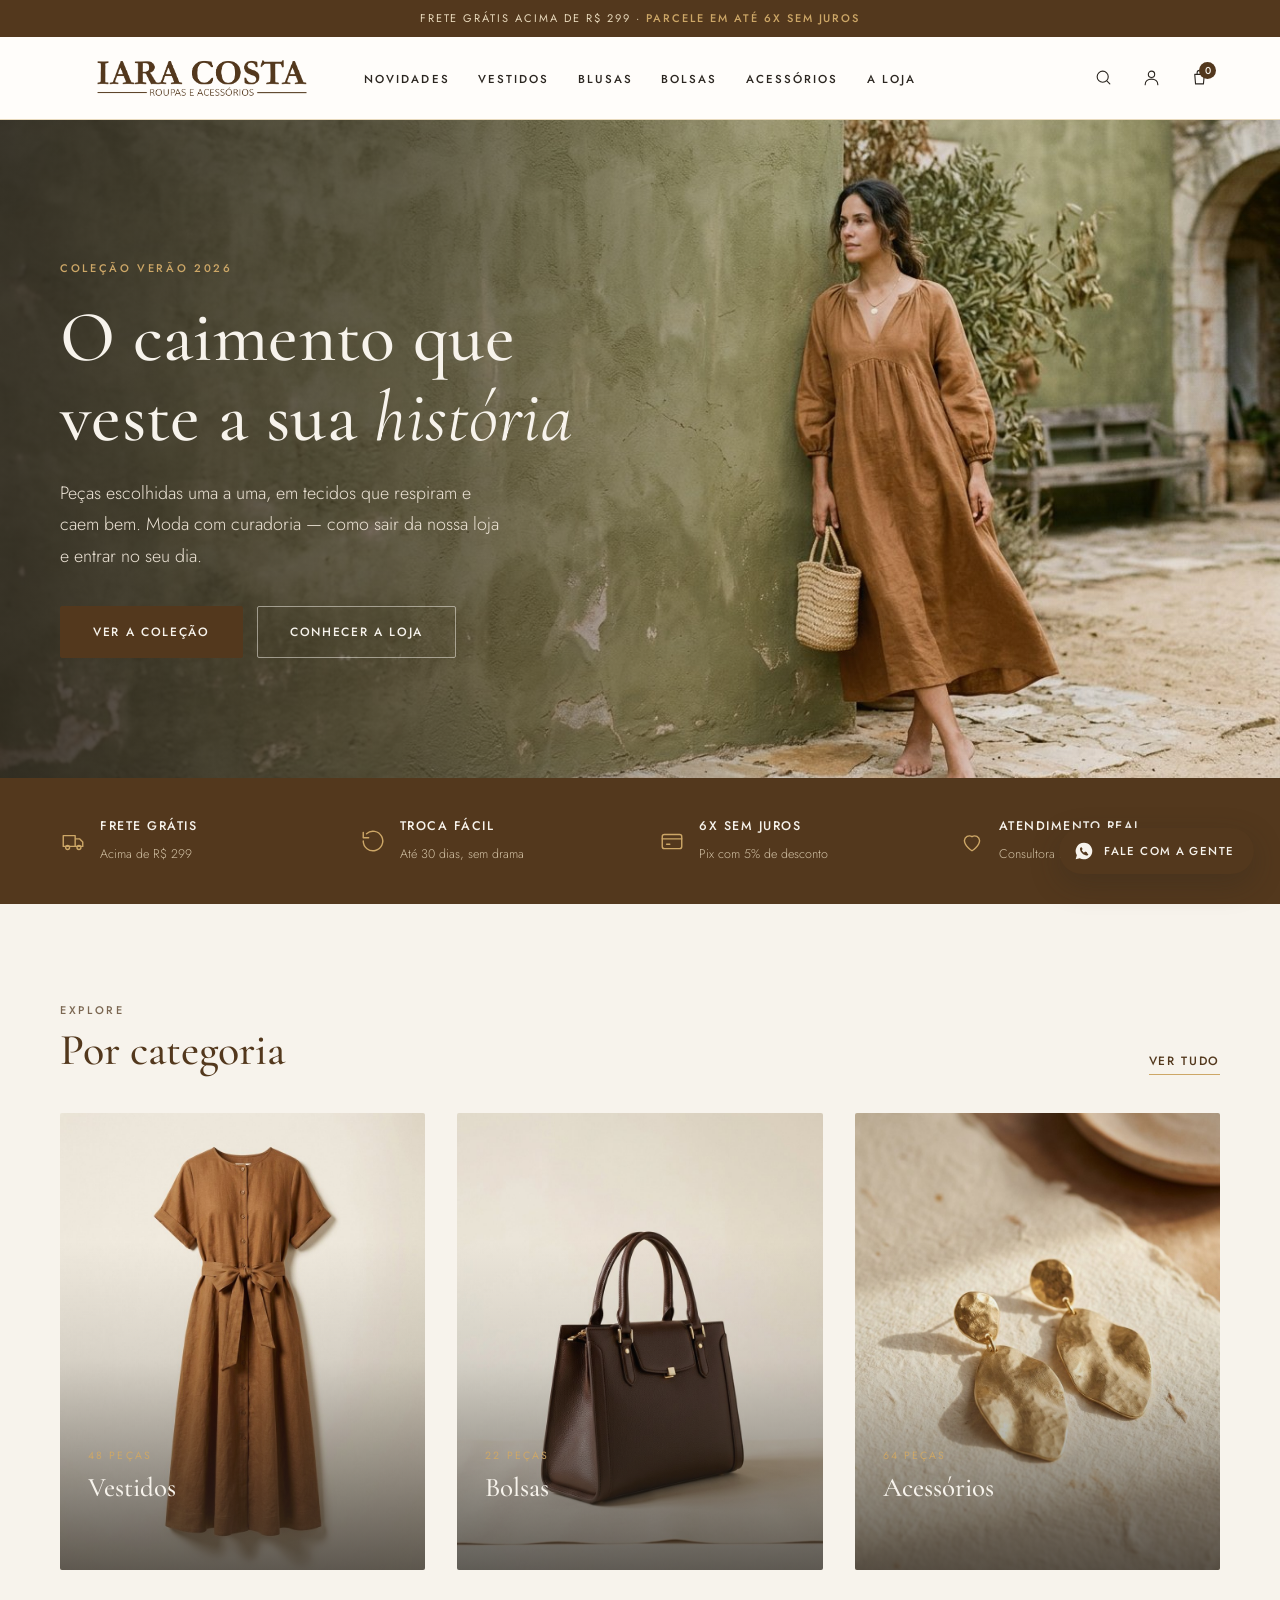
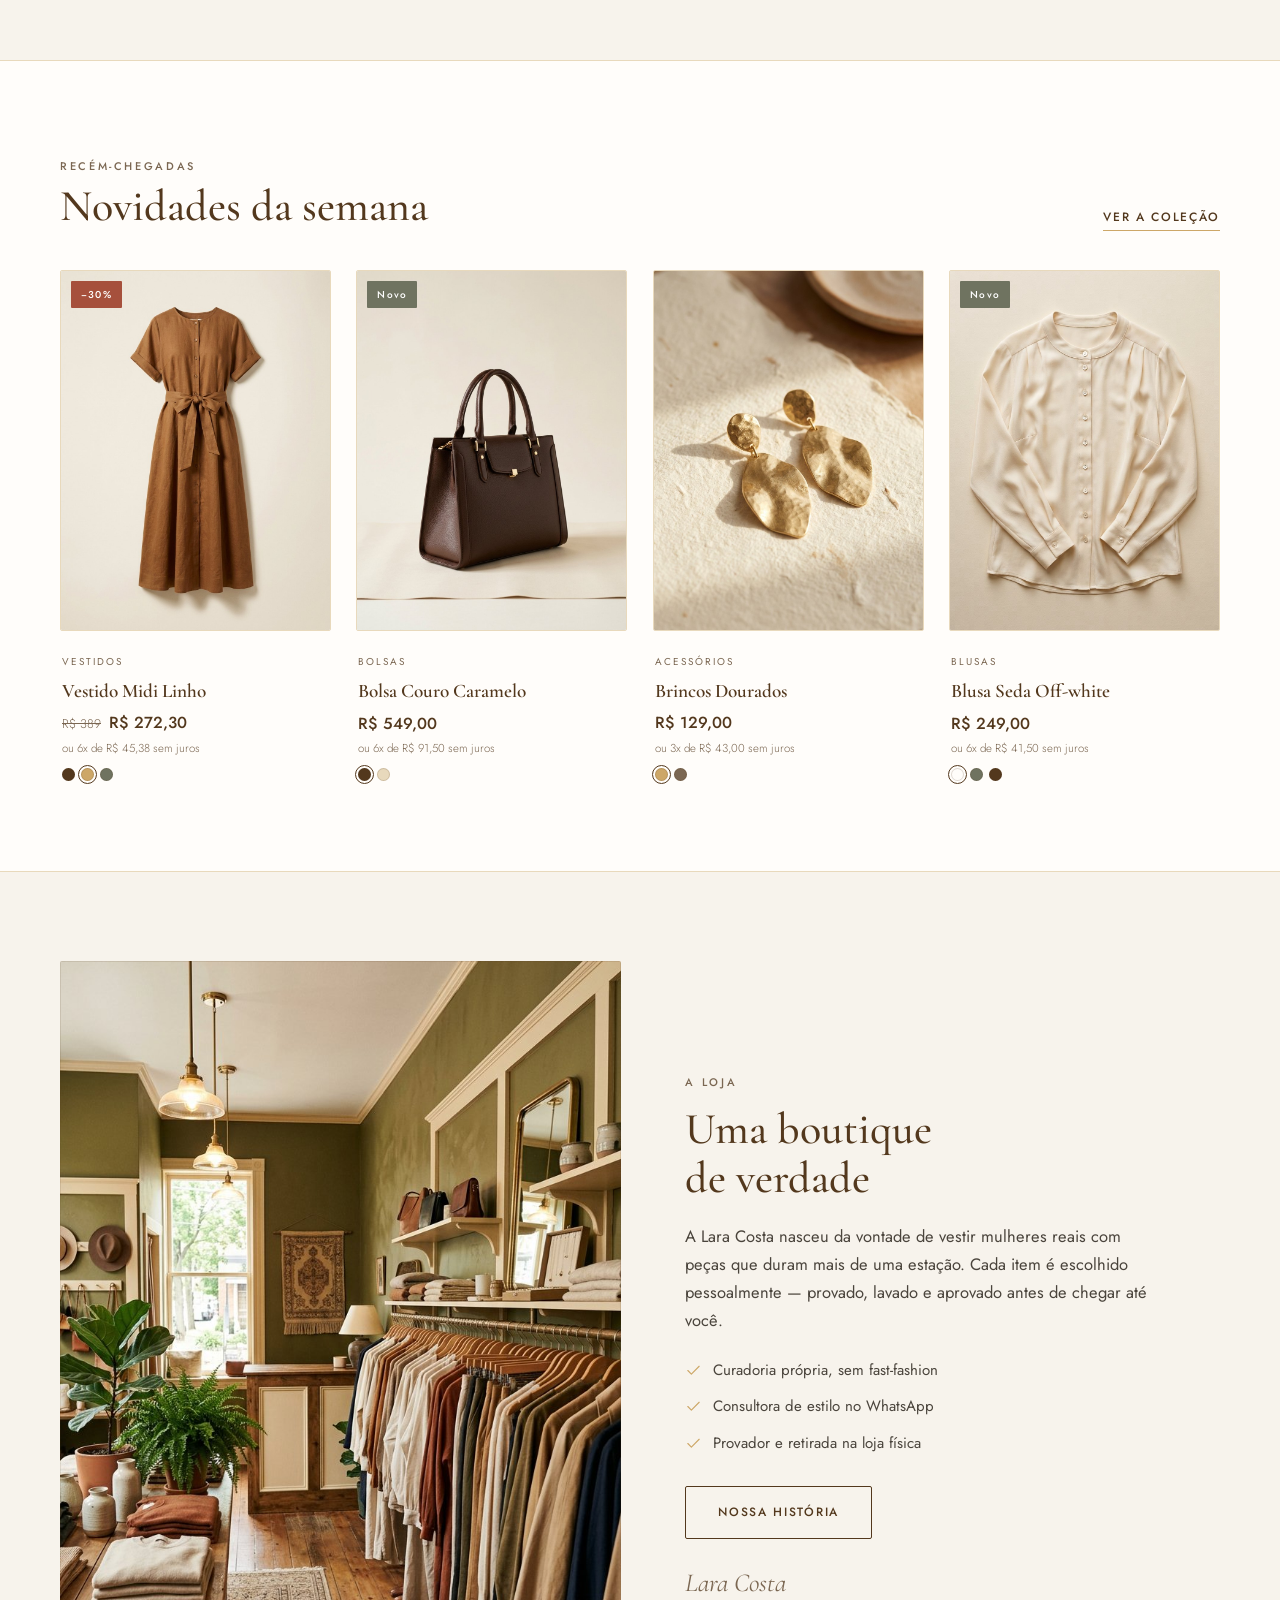
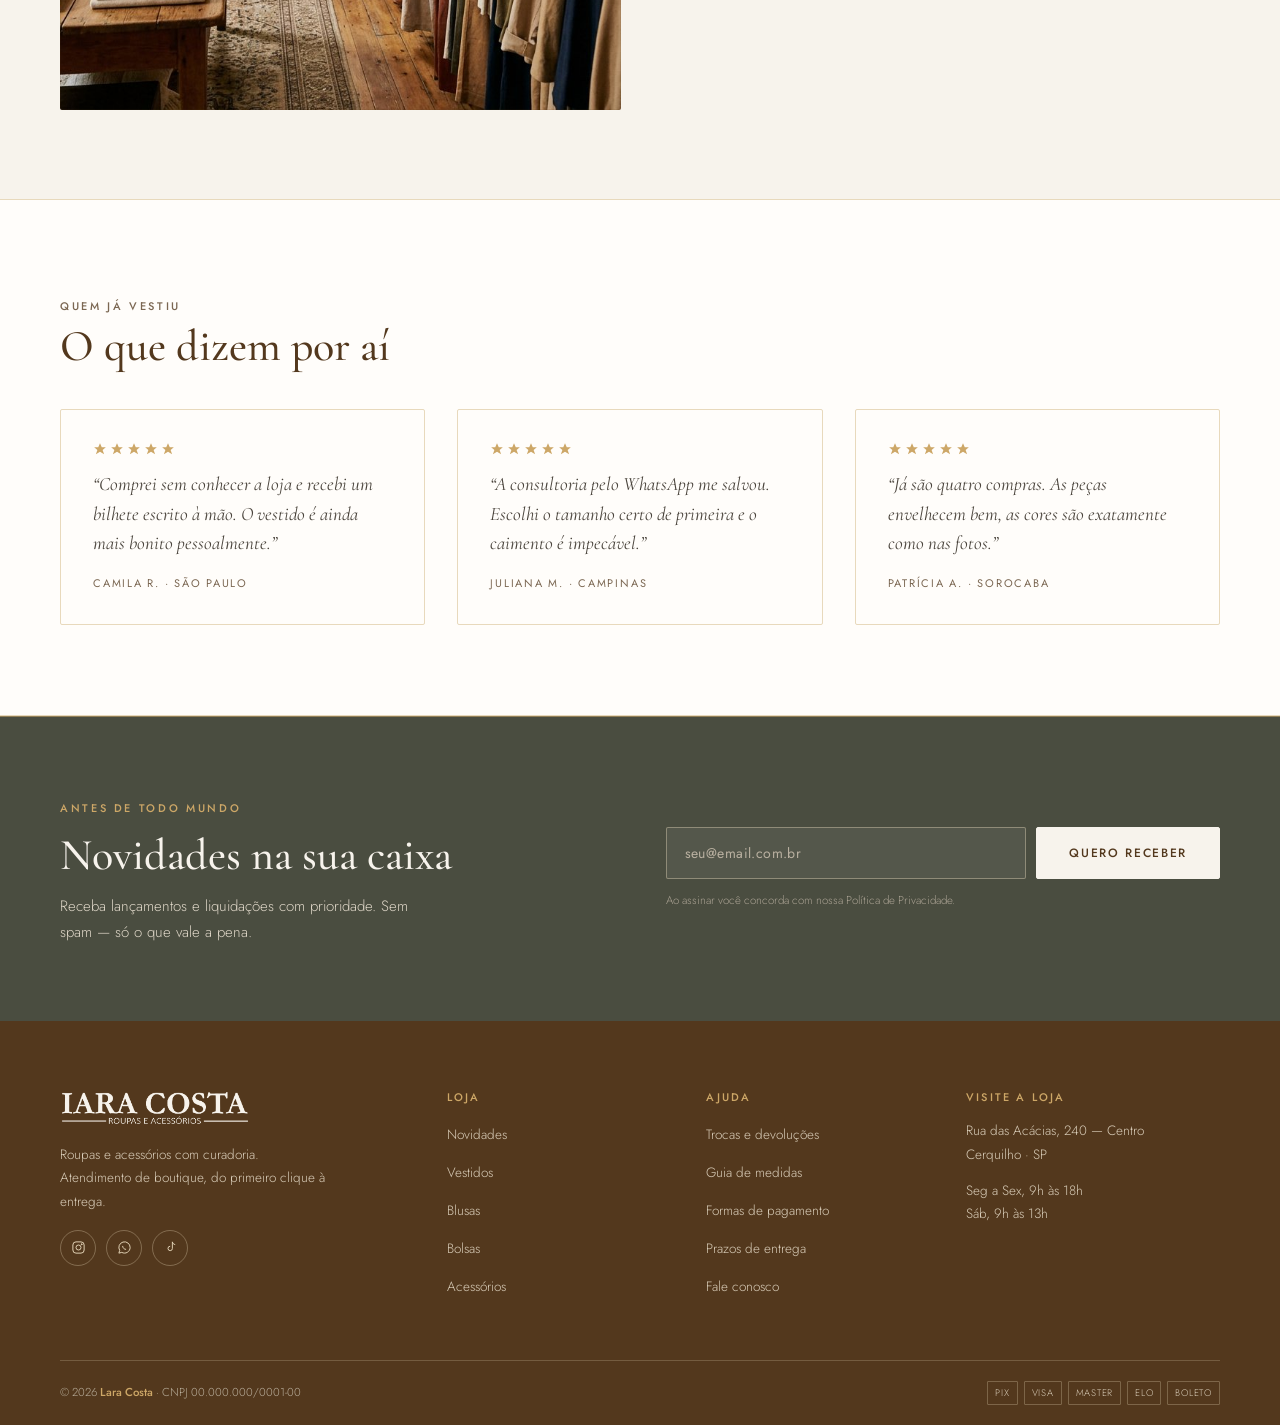
<file: site/index.html>
<!DOCTYPE html>
<html lang="pt-BR">
<head>
<meta charset="UTF-8">
<meta name="viewport" content="width=device-width, initial-scale=1">
<title>Lara Costa — Roupas e Acessórios</title>
<meta name="description" content="Boutique de moda feminina com curadoria. Vestidos, blusas, bolsas e acessórios escolhidos a dedo. Frete grátis acima de R$ 299.">
<meta name="theme-color" content="#53381D">
<meta property="og:title" content="Lara Costa — Roupas e Acessórios">
<meta property="og:description" content="Curadoria de moda feminina. Elegância atemporal em cada peça.">
<meta property="og:image" content="assets/img/hero.jpg">
<link rel="preconnect" href="https://fonts.googleapis.com">
<link rel="preconnect" href="https://fonts.gstatic.com" crossorigin>
<link href="https://fonts.googleapis.com/css2?family=Cormorant+Garamond:ital,wght@0,400;0,500;0,600;1,400&family=Jost:wght@300;400;500&display=swap" rel="stylesheet">
<link rel="stylesheet" href="assets/css/estilo.css">
<script type="application/ld+json">
{
  "@context":"https://schema.org",
  "@type":"ClothingStore",
  "name":"Lara Costa",
  "description":"Roupas e acessórios femininos com curadoria.",
  "image":"assets/img/hero.jpg",
  "priceRange":"$$",
  "address":{"@type":"PostalAddress","addressCountry":"BR","addressRegion":"SP"}
}
</script>
</head>
<body>

<a class="skip" href="#conteudo">Ir para o conteúdo</a>

<!-- ANÚNCIO -->
<div class="anuncio">Frete grátis acima de R$ 299 · <b>Parcele em até 6x sem juros</b></div>

<!-- HEADER -->
<header class="header" id="header">
  <div class="wrap">
    <div class="header__barra">
      <button class="icone burger" aria-label="Abrir menu" aria-expanded="false" aria-controls="gaveta">
        <svg viewBox="0 0 24 24" aria-hidden="true"><path d="M3 6h18M3 12h18M3 18h18"/></svg>
      </button>

      <a href="index.html" class="header__logo" aria-label="Lara Costa — página inicial">
        <img src="assets/img/logo-marrom.png" alt="Lara Costa — Roupas e Acessórios" width="2684" height="473">
      </a>

      <nav class="header__nav" aria-label="Menu principal">
        <ul>
          <li><a href="loja.html?f=novidades">Novidades</a></li>
          <li><a href="loja.html?f=vestidos">Vestidos</a></li>
          <li><a href="loja.html?f=blusas">Blusas</a></li>
          <li><a href="loja.html?f=bolsas">Bolsas</a></li>
          <li><a href="loja.html?f=acessorios">Acessórios</a></li>
          <li><a href="#sobre">A loja</a></li>
        </ul>
      </nav>

      <div class="header__acoes">
        <button class="icone" aria-label="Buscar">
          <svg viewBox="0 0 24 24" aria-hidden="true"><circle cx="11" cy="11" r="7"/><path d="m20 20-3.5-3.5"/></svg>
        </button>
        <button class="icone" aria-label="Minha conta">
          <svg viewBox="0 0 24 24" aria-hidden="true"><circle cx="12" cy="8" r="4"/><path d="M4 21c0-4.4 3.6-7 8-7s8 2.6 8 7"/></svg>
        </button>
        <a href="sacola.html" class="icone" aria-label="Sacola de compras">
          <svg viewBox="0 0 24 24" aria-hidden="true"><path d="M6 8h12l-1 12H7L6 8Z"/><path d="M9 8V6a3 3 0 0 1 6 0v2"/></svg>
          <span class="badge" aria-hidden="true" hidden>0</span>
        </a>
      </div>
    </div>
  </div>
</header>


<!-- MENU MOBILE -->
<div class="gaveta" id="gaveta" role="dialog" aria-modal="true" aria-label="Menu">
  <div class="gaveta__veu"></div>
  <div class="gaveta__painel">
    <div class="gaveta__topo">
      <img src="assets/img/logo-marrom.png" alt="Lara Costa" width="2684" height="473">
      <button class="icone gaveta__fechar" aria-label="Fechar menu">
        <svg viewBox="0 0 24 24" aria-hidden="true"><path d="M6 6l12 12M18 6 6 18"/></svg>
      </button>
    </div>
    <nav aria-label="Menu mobile">
      <a href="loja.html?f=novidades">Novidades</a>
      <a href="loja.html?f=vestidos">Vestidos</a>
      <a href="loja.html?f=blusas">Blusas</a>
      <a href="loja.html?f=bolsas">Bolsas</a>
      <a href="loja.html?f=acessorios">Acessórios</a>
      <a href="#sobre">A loja</a>
    </nav>
    <div class="gaveta__rodape">
      <a href="#" class="btn">Falar no WhatsApp</a>
    </div>
  </div>
</div>

<main id="conteudo">

  <!-- HERO -->
  <section class="hero">
    <img class="hero__img" src="assets/img/hero.jpg" alt="Mulher com vestido de linho caramelo encostada em parede oliva" width="1376" height="768" fetchpriority="high">
    <div class="hero__veu" aria-hidden="true"></div>
    <div class="wrap">
      <div class="hero__conteudo">
        <span class="eyebrow">Coleção Verão 2026</span>
        <h1>O caimento que<br>veste a sua <em>história</em></h1>
        <p>Peças escolhidas uma a uma, em tecidos que respiram e caem bem. Moda com curadoria — como sair da nossa loja e entrar no seu dia.</p>
        <div class="hero__ctas">
          <a href="loja.html" class="btn">Ver a coleção</a>
          <a href="a-loja.html" class="btn btn--ghost">Conhecer a loja</a>
        </div>
      </div>
    </div>
  </section>

  <!-- BENEFÍCIOS -->
  <section class="beneficios" aria-label="Vantagens da loja">
    <div class="wrap">
      <div class="beneficios__grid">
        <div class="beneficio">
          <svg viewBox="0 0 24 24" aria-hidden="true"><path d="M3 7h11v10H3zM14 10h4l3 3v4h-7z"/><circle cx="7" cy="18" r="1.8"/><circle cx="17.5" cy="18" r="1.8"/></svg>
          <div><b>Frete grátis</b><span>Acima de R$ 299</span></div>
        </div>
        <div class="beneficio">
          <svg viewBox="0 0 24 24" aria-hidden="true"><path d="M3 12a9 9 0 1 0 3-6.7"/><path d="M3 4v5h5"/></svg>
          <div><b>Troca fácil</b><span>Até 30 dias, sem drama</span></div>
        </div>
        <div class="beneficio">
          <svg viewBox="0 0 24 24" aria-hidden="true"><rect x="3" y="6" width="18" height="13" rx="2"/><path d="M3 10h18M7 15h3"/></svg>
          <div><b>6x sem juros</b><span>Pix com 5% de desconto</span></div>
        </div>
        <div class="beneficio">
          <svg viewBox="0 0 24 24" aria-hidden="true"><path d="M12 21s-7-4.4-7-9.4A4.6 4.6 0 0 1 12 8a4.6 4.6 0 0 1 7 3.6c0 5-7 9.4-7 9.4Z"/></svg>
          <div><b>Atendimento real</b><span>Consultora no WhatsApp</span></div>
        </div>
      </div>
    </div>
  </section>

  <!-- CATEGORIAS -->
  <section class="secao">
    <div class="wrap">
      <div class="sec-head revela">
        <div>
          <span class="eyebrow">Explore</span>
          <h2>Por categoria</h2>
        </div>
        <a href="loja.html" class="link-seta">Ver tudo</a>
      </div>

      <div class="categorias">
        <a href="loja.html" class="categoria revela">
          <img src="assets/img/prod-vestido.jpg" alt="Vestido midi de linho caramelo" width="896" height="1200" loading="lazy">
          <div class="categoria__txt">
            <span>48 peças</span>
            <h3>Vestidos</h3>
            <span class="seta">Ver categoria</span>
          </div>
        </a>
        <a href="loja.html" class="categoria revela">
          <img src="assets/img/prod-bolsa.jpg" alt="Bolsa de couro chocolate" width="896" height="1200" loading="lazy">
          <div class="categoria__txt">
            <span>22 peças</span>
            <h3>Bolsas</h3>
            <span class="seta">Ver categoria</span>
          </div>
        </a>
        <a href="loja.html" class="categoria revela">
          <img src="assets/img/prod-brinco.jpg" alt="Brincos dourados artesanais" width="896" height="1200" loading="lazy">
          <div class="categoria__txt">
            <span>64 peças</span>
            <h3>Acessórios</h3>
            <span class="seta">Ver categoria</span>
          </div>
        </a>
      </div>
    </div>
  </section>

  <!-- NOVIDADES -->
  <section class="secao secao--areia" id="novidades">
    <div class="wrap">
      <div class="sec-head revela">
        <div>
          <span class="eyebrow">Recém-chegadas</span>
          <h2>Novidades da semana</h2>
        </div>
        <a href="loja.html" class="link-seta">Ver a coleção</a>
      </div>

      <div class="produtos">

        <article class="produto revela">
          <div class="produto__foto">
            <button class="produto__fav" aria-label="Favoritar Vestido Midi Linho">
              <svg viewBox="0 0 24 24" aria-hidden="true"><path d="M12 20s-7-4.4-7-9.4A4.6 4.6 0 0 1 12 7a4.6 4.6 0 0 1 7 3.6c0 5-7 9.4-7 9.4Z"/></svg>
            </button>
            <a href="produto.html" class="produto__link" aria-label="Ver produto"><span class="selo">−30%</span>
            
            <img src="assets/img/prod-vestido.jpg" alt="Vestido Midi Linho Caramelo" width="896" height="1200" loading="lazy"></a>
          </div>
          <div class="produto__info">
            <span class="produto__cat">Vestidos</span>
            <h3>Vestido Midi Linho</h3>
            <div class="produto__preco"><s>R$ 389</s> R$ 272,30</div>
            <div class="produto__parcela">ou 6x de R$ 45,38 sem juros</div>
            <div class="cores" aria-label="Cores disponíveis">
              <i style="background:#53381D" title="Marrom"></i>
              <i class="ativo" style="background:#CDA767" title="Caramelo"></i>
              <i style="background:#6F7360" title="Oliva"></i>
            </div>
          </div>
        </article>

        <article class="produto revela">
          <div class="produto__foto">
            <button class="produto__fav" aria-label="Favoritar Bolsa Couro Caramelo">
              <svg viewBox="0 0 24 24" aria-hidden="true"><path d="M12 20s-7-4.4-7-9.4A4.6 4.6 0 0 1 12 7a4.6 4.6 0 0 1 7 3.6c0 5-7 9.4-7 9.4Z"/></svg>
            </button>
            <a href="produto.html" class="produto__link" aria-label="Ver produto"><span class="selo selo--novo">Novo</span>
            
            <img src="assets/img/prod-bolsa.jpg" alt="Bolsa em couro chocolate com ferragens douradas" width="896" height="1200" loading="lazy"></a>
          </div>
          <div class="produto__info">
            <span class="produto__cat">Bolsas</span>
            <h3>Bolsa Couro Caramelo</h3>
            <div class="produto__preco">R$ 549,00</div>
            <div class="produto__parcela">ou 6x de R$ 91,50 sem juros</div>
            <div class="cores" aria-label="Cores disponíveis">
              <i class="ativo" style="background:#53381D" title="Chocolate"></i>
              <i style="background:#E8D9BC" title="Areia"></i>
            </div>
          </div>
        </article>

        <article class="produto revela">
          <div class="produto__foto">
            <button class="produto__fav" aria-label="Favoritar Brincos Dourados">
              <svg viewBox="0 0 24 24" aria-hidden="true"><path d="M12 20s-7-4.4-7-9.4A4.6 4.6 0 0 1 12 7a4.6 4.6 0 0 1 7 3.6c0 5-7 9.4-7 9.4Z"/></svg>
            </button>
            <a href="produto.html" class="produto__link" aria-label="Ver produto"><img src="assets/img/prod-brinco.jpg" alt="Brincos dourados artesanais sobre papel creme" width="896" height="1200" loading="lazy"></a>
          </div>
          <div class="produto__info">
            <span class="produto__cat">Acessórios</span>
            <h3>Brincos Dourados</h3>
            <div class="produto__preco">R$ 129,00</div>
            <div class="produto__parcela">ou 3x de R$ 43,00 sem juros</div>
            <div class="cores" aria-label="Cores disponíveis">
              <i class="ativo" style="background:#CDA767" title="Dourado"></i>
              <i style="background:#7B6752" title="Bronze"></i>
            </div>
          </div>
        </article>

        <article class="produto revela">
          <div class="produto__foto">
            <button class="produto__fav" aria-label="Favoritar Blusa Seda Off-white">
              <svg viewBox="0 0 24 24" aria-hidden="true"><path d="M12 20s-7-4.4-7-9.4A4.6 4.6 0 0 1 12 7a4.6 4.6 0 0 1 7 3.6c0 5-7 9.4-7 9.4Z"/></svg>
            </button>
            <a href="produto.html" class="produto__link" aria-label="Ver produto"><span class="selo selo--novo">Novo</span>
            
            <img src="assets/img/prod-blusa.jpg" alt="Blusa de seda off-white sobre fundo creme" width="896" height="1200" loading="lazy"></a>
          </div>
          <div class="produto__info">
            <span class="produto__cat">Blusas</span>
            <h3>Blusa Seda Off-white</h3>
            <div class="produto__preco">R$ 249,00</div>
            <div class="produto__parcela">ou 6x de R$ 41,50 sem juros</div>
            <div class="cores" aria-label="Cores disponíveis">
              <i class="ativo" style="background:#FFFDFA" title="Off-white"></i>
              <i style="background:#6F7360" title="Oliva"></i>
              <i style="background:#53381D" title="Marrom"></i>
            </div>
          </div>
        </article>

      </div>
    </div>
  </section>

  <!-- SOBRE A LOJA -->
  <section class="secao" id="sobre">
    <div class="wrap">
      <div class="sobre">
        <div class="sobre__img revela">
          <img src="assets/img/loja.jpg" alt="Interior da loja Lara Costa, com paredes oliva e araras de roupas em tons neutros" width="768" height="1376" loading="lazy">
        </div>
        <div class="sobre__txt revela">
          <span class="eyebrow">A loja</span>
          <h2>Uma boutique<br>de verdade</h2>
          <p>A Lara Costa nasceu da vontade de vestir mulheres reais com peças que duram mais de uma estação. Cada item é escolhido pessoalmente — provado, lavado e aprovado antes de chegar até você.</p>
          <ul class="sobre__lista">
            <li>
              <svg viewBox="0 0 24 24" aria-hidden="true"><path d="m4 12 5 5L20 6"/></svg>
              Curadoria própria, sem fast-fashion
            </li>
            <li>
              <svg viewBox="0 0 24 24" aria-hidden="true"><path d="m4 12 5 5L20 6"/></svg>
              Consultora de estilo no WhatsApp
            </li>
            <li>
              <svg viewBox="0 0 24 24" aria-hidden="true"><path d="m4 12 5 5L20 6"/></svg>
              Provador e retirada na loja física
            </li>
          </ul>
          <a href="a-loja.html" class="btn btn--ghost">Nossa história</a>
          <div class="sobre__assinatura">Lara Costa</div>
        </div>
      </div>
    </div>
  </section>

  <!-- DEPOIMENTOS -->
  <section class="secao secao--areia">
    <div class="wrap">
      <div class="sec-head revela">
        <div>
          <span class="eyebrow">Quem já vestiu</span>
          <h2>O que dizem por aí</h2>
        </div>
      </div>
      <div class="depoimentos">
        <div class="depoimento revela">
          <div class="estrelas" aria-label="5 de 5 estrelas">
            <svg viewBox="0 0 24 24" aria-hidden="true"><path d="m12 2 3 7h7l-5.5 4.5L19 21l-7-4.4L5 21l2.5-7.5L2 9h7z"/></svg>
            <svg viewBox="0 0 24 24" aria-hidden="true"><path d="m12 2 3 7h7l-5.5 4.5L19 21l-7-4.4L5 21l2.5-7.5L2 9h7z"/></svg>
            <svg viewBox="0 0 24 24" aria-hidden="true"><path d="m12 2 3 7h7l-5.5 4.5L19 21l-7-4.4L5 21l2.5-7.5L2 9h7z"/></svg>
            <svg viewBox="0 0 24 24" aria-hidden="true"><path d="m12 2 3 7h7l-5.5 4.5L19 21l-7-4.4L5 21l2.5-7.5L2 9h7z"/></svg>
            <svg viewBox="0 0 24 24" aria-hidden="true"><path d="m12 2 3 7h7l-5.5 4.5L19 21l-7-4.4L5 21l2.5-7.5L2 9h7z"/></svg>
          </div>
          <p>“Comprei sem conhecer a loja e recebi um bilhete escrito à mão. O vestido é ainda mais bonito pessoalmente.”</p>
          <footer>Camila R. · São Paulo</footer>
        </div>
        <div class="depoimento revela">
          <div class="estrelas" aria-label="5 de 5 estrelas">
            <svg viewBox="0 0 24 24" aria-hidden="true"><path d="m12 2 3 7h7l-5.5 4.5L19 21l-7-4.4L5 21l2.5-7.5L2 9h7z"/></svg>
            <svg viewBox="0 0 24 24" aria-hidden="true"><path d="m12 2 3 7h7l-5.5 4.5L19 21l-7-4.4L5 21l2.5-7.5L2 9h7z"/></svg>
            <svg viewBox="0 0 24 24" aria-hidden="true"><path d="m12 2 3 7h7l-5.5 4.5L19 21l-7-4.4L5 21l2.5-7.5L2 9h7z"/></svg>
            <svg viewBox="0 0 24 24" aria-hidden="true"><path d="m12 2 3 7h7l-5.5 4.5L19 21l-7-4.4L5 21l2.5-7.5L2 9h7z"/></svg>
            <svg viewBox="0 0 24 24" aria-hidden="true"><path d="m12 2 3 7h7l-5.5 4.5L19 21l-7-4.4L5 21l2.5-7.5L2 9h7z"/></svg>
          </div>
          <p>“A consultoria pelo WhatsApp me salvou. Escolhi o tamanho certo de primeira e o caimento é impecável.”</p>
          <footer>Juliana M. · Campinas</footer>
        </div>
        <div class="depoimento revela">
          <div class="estrelas" aria-label="5 de 5 estrelas">
            <svg viewBox="0 0 24 24" aria-hidden="true"><path d="m12 2 3 7h7l-5.5 4.5L19 21l-7-4.4L5 21l2.5-7.5L2 9h7z"/></svg>
            <svg viewBox="0 0 24 24" aria-hidden="true"><path d="m12 2 3 7h7l-5.5 4.5L19 21l-7-4.4L5 21l2.5-7.5L2 9h7z"/></svg>
            <svg viewBox="0 0 24 24" aria-hidden="true"><path d="m12 2 3 7h7l-5.5 4.5L19 21l-7-4.4L5 21l2.5-7.5L2 9h7z"/></svg>
            <svg viewBox="0 0 24 24" aria-hidden="true"><path d="m12 2 3 7h7l-5.5 4.5L19 21l-7-4.4L5 21l2.5-7.5L2 9h7z"/></svg>
            <svg viewBox="0 0 24 24" aria-hidden="true"><path d="m12 2 3 7h7l-5.5 4.5L19 21l-7-4.4L5 21l2.5-7.5L2 9h7z"/></svg>
          </div>
          <p>“Já são quatro compras. As peças envelhecem bem, as cores são exatamente como nas fotos.”</p>
          <footer>Patrícia A. · Sorocaba</footer>
        </div>
      </div>
    </div>
  </section>

  <!-- NEWSLETTER -->
  <section class="newsletter">
    <div class="wrap">
      <div class="newsletter__in">
        <div>
          <span class="eyebrow">Antes de todo mundo</span>
          <h2>Novidades na sua caixa</h2>
          <p>Receba lançamentos e liquidações com prioridade. Sem spam — só o que vale a pena.</p>
        </div>
        <div>
          <form id="form-news" novalidate>
            <label for="email" class="skip">Seu e-mail</label>
            <input id="email" type="email" name="email" placeholder="seu@email.com.br" required autocomplete="email">
            <button type="submit" class="btn btn--claro">Quero receber</button>
          </form>
          <small>Ao assinar você concorda com nossa Política de Privacidade.</small>
        </div>
      </div>
    </div>
  </section>

</main>

<!-- FOOTER -->
<footer class="footer">
  <div class="wrap">
    <div class="footer__grid">
      <div>
        <img src="assets/img/logo-creme.png" alt="Lara Costa — Roupas e Acessórios" width="2684" height="473" loading="lazy">
        <p>Roupas e acessórios com curadoria. Atendimento de boutique, do primeiro clique à entrega.</p>
        <div class="footer__sociais">
          <a href="#" aria-label="Instagram">
            <svg viewBox="0 0 24 24" aria-hidden="true"><rect x="3" y="3" width="18" height="18" rx="5"/><circle cx="12" cy="12" r="4"/><circle cx="17.2" cy="6.8" r=".8" fill="currentColor"/></svg>
          </a>
          <a href="#" aria-label="WhatsApp">
            <svg viewBox="0 0 24 24" aria-hidden="true"><path d="M21 12a9 9 0 0 1-13.4 7.8L3 21l1.3-4.4A9 9 0 1 1 21 12Z"/><path d="M9 9.5c0 3 2.5 5.5 5.5 5.5"/></svg>
          </a>
          <a href="#" aria-label="TikTok">
            <svg viewBox="0 0 24 24" aria-hidden="true"><path d="M15 3v10.5a3.5 3.5 0 1 1-3.5-3.5"/><path d="M15 3c.5 2.6 2 4 4.5 4.3"/></svg>
          </a>
        </div>
      </div>

      <div>
        <h4>Loja</h4>
        <ul>
          <li><a href="loja.html?f=novidades">Novidades</a></li>
          <li><a href="loja.html?f=vestidos">Vestidos</a></li>
          <li><a href="loja.html?f=blusas">Blusas</a></li>
          <li><a href="loja.html?f=bolsas">Bolsas</a></li>
          <li><a href="loja.html?f=acessorios">Acessórios</a></li>
        </ul>
      </div>

      <div>
        <h4>Ajuda</h4>
        <ul>
          <li><a href="#">Trocas e devoluções</a></li>
          <li><a href="#">Guia de medidas</a></li>
          <li><a href="#">Formas de pagamento</a></li>
          <li><a href="#">Prazos de entrega</a></li>
          <li><a href="#">Fale conosco</a></li>
        </ul>
      </div>

      <div>
        <h4>Visite a loja</h4>
        <p>Rua das Acácias, 240 — Centro<br>Cerquilho · SP</p>
        <p>Seg a Sex, 9h às 18h<br>Sáb, 9h às 13h</p>
      </div>
    </div>

    <div class="footer__base">
      <span>© 2026 <b>Lara Costa</b> · CNPJ 00.000.000/0001-00</span>
      <div class="pagamentos">
        <span>Pix</span><span>Visa</span><span>Master</span><span>Elo</span><span>Boleto</span>
      </div>
    </div>
  </div>
</footer>

<!-- WHATSAPP -->
<a href="#" class="zap" aria-label="Falar no WhatsApp">
  <svg viewBox="0 0 24 24" aria-hidden="true"><path d="M12 2a10 10 0 0 0-8.6 15.1L2 22l5-1.3A10 10 0 1 0 12 2Zm5.3 14.1c-.2.6-1.2 1.2-1.9 1.2-1.6.1-3.9-1-5.6-2.6-1.5-1.5-2.7-3.6-2.6-5.2 0-.7.6-1.7 1.2-1.9.3-.1.7-.1.9.1.2.2.8 1.4.9 1.6.1.2 0 .5-.1.7l-.6.7c-.1.2-.2.4 0 .6.4.7 1.6 2 2.4 2.4.2.1.4.1.6-.1l.7-.7c.2-.2.4-.2.7-.1.3.1 1.4.7 1.6.8.2.2.2.5.1.8Z"/></svg>
  <span>Fale com a gente</span>
</a>

<script src="assets/js/catalogo.js"></script>
<script src="assets/js/carrinho.js"></script>
<script src="assets/js/loja.js"></script>
</body>
</html>
</file>
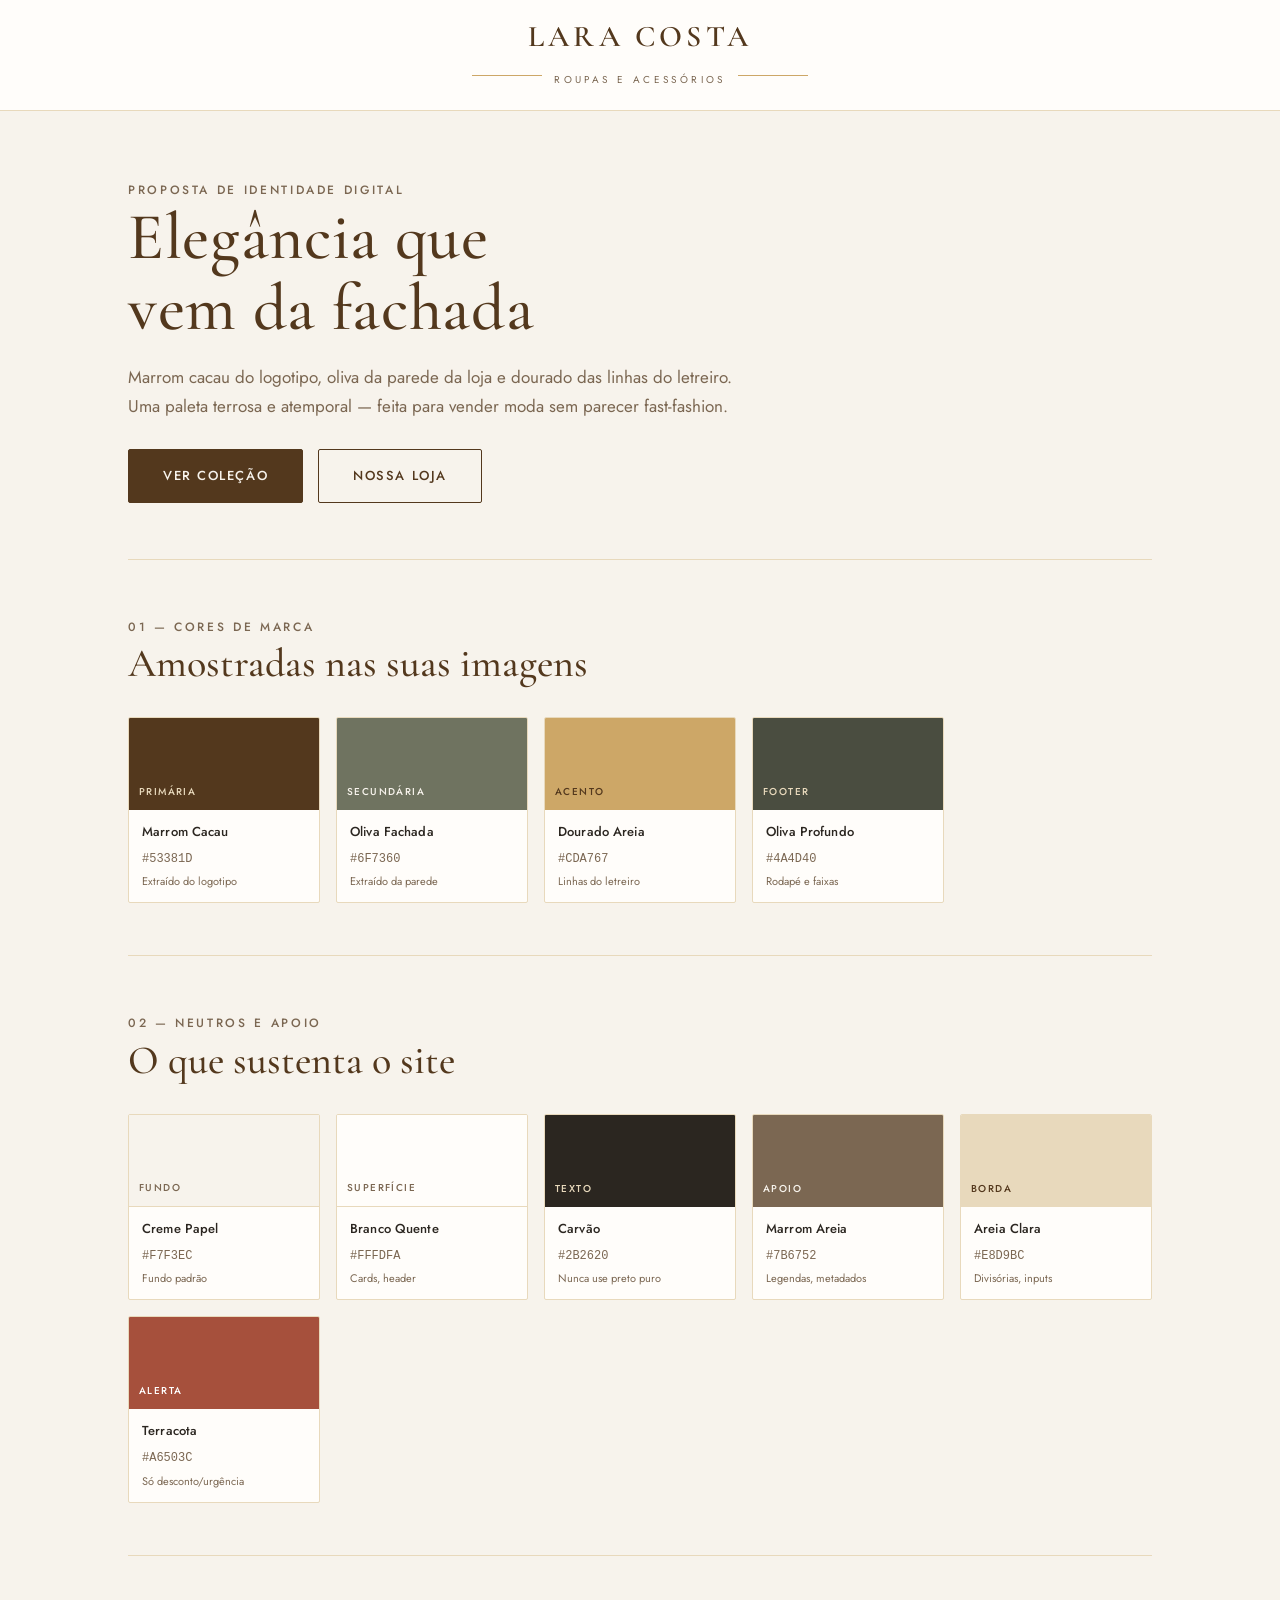
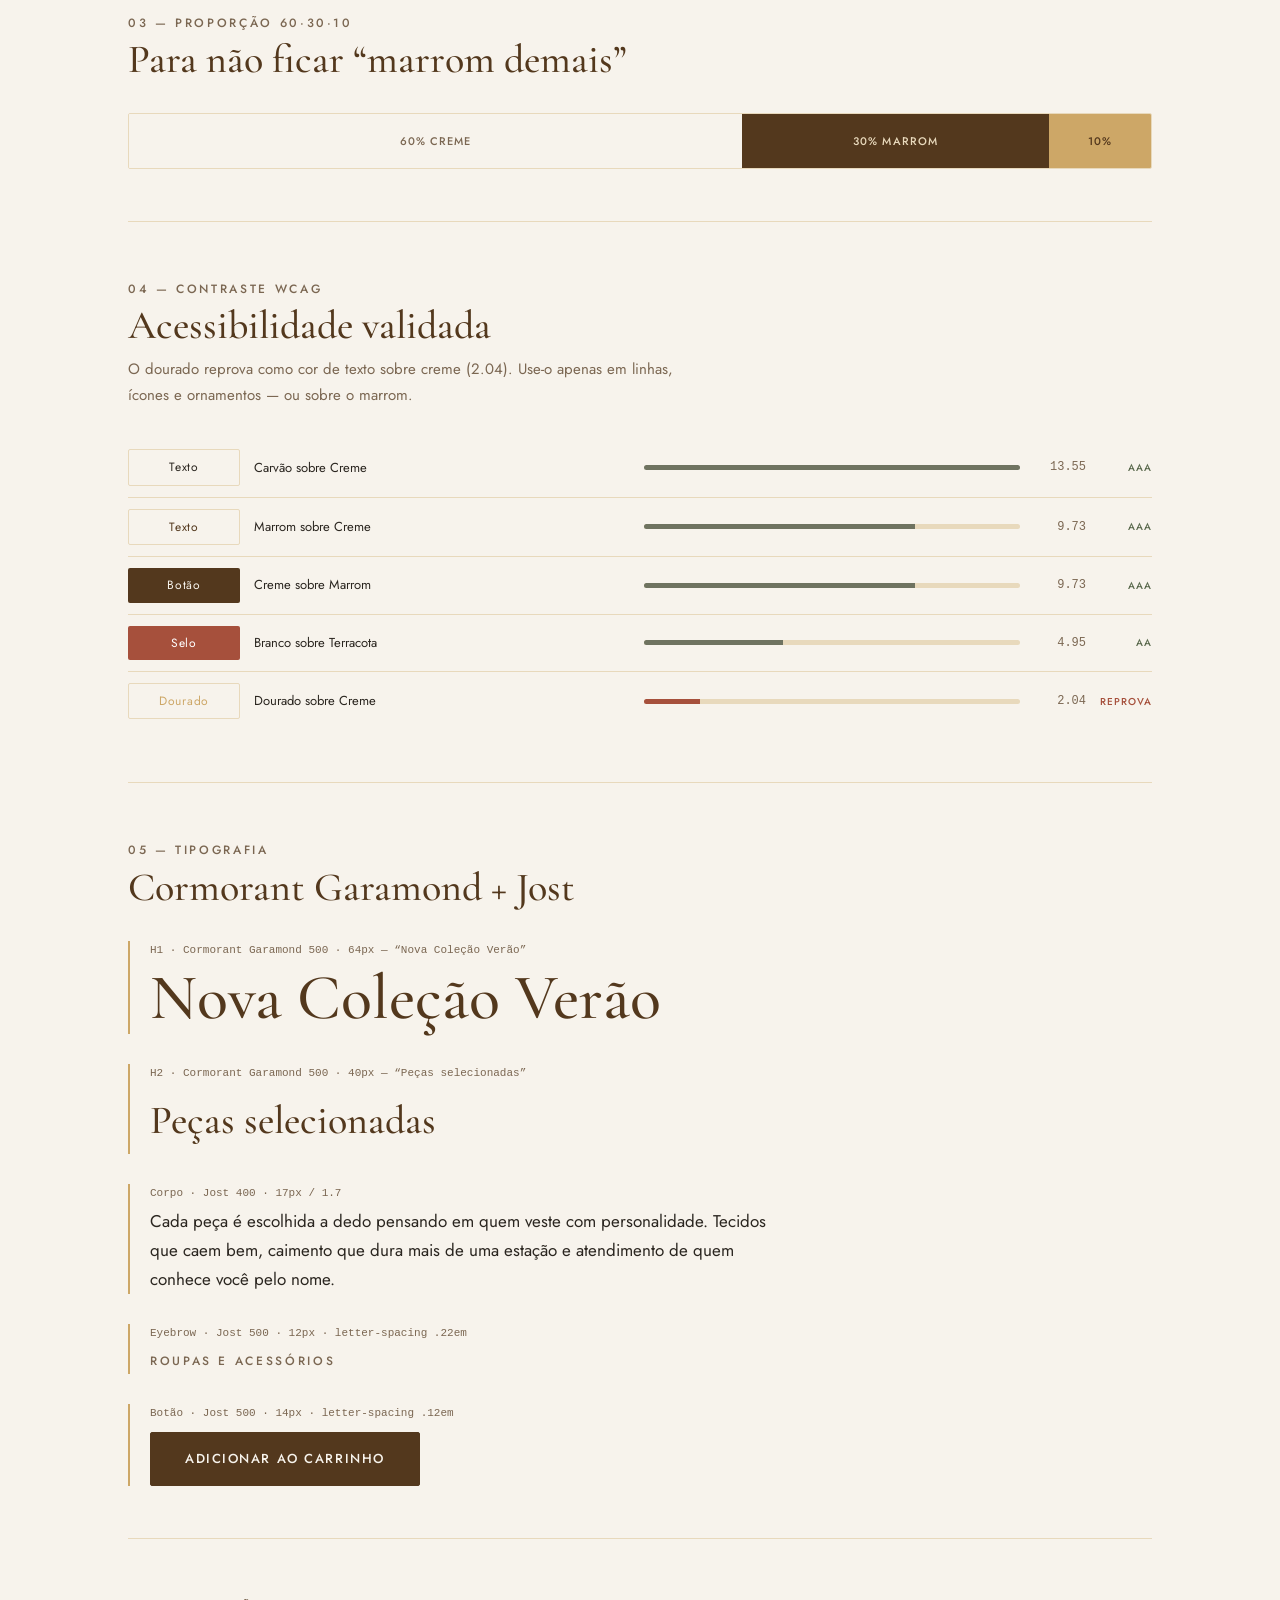
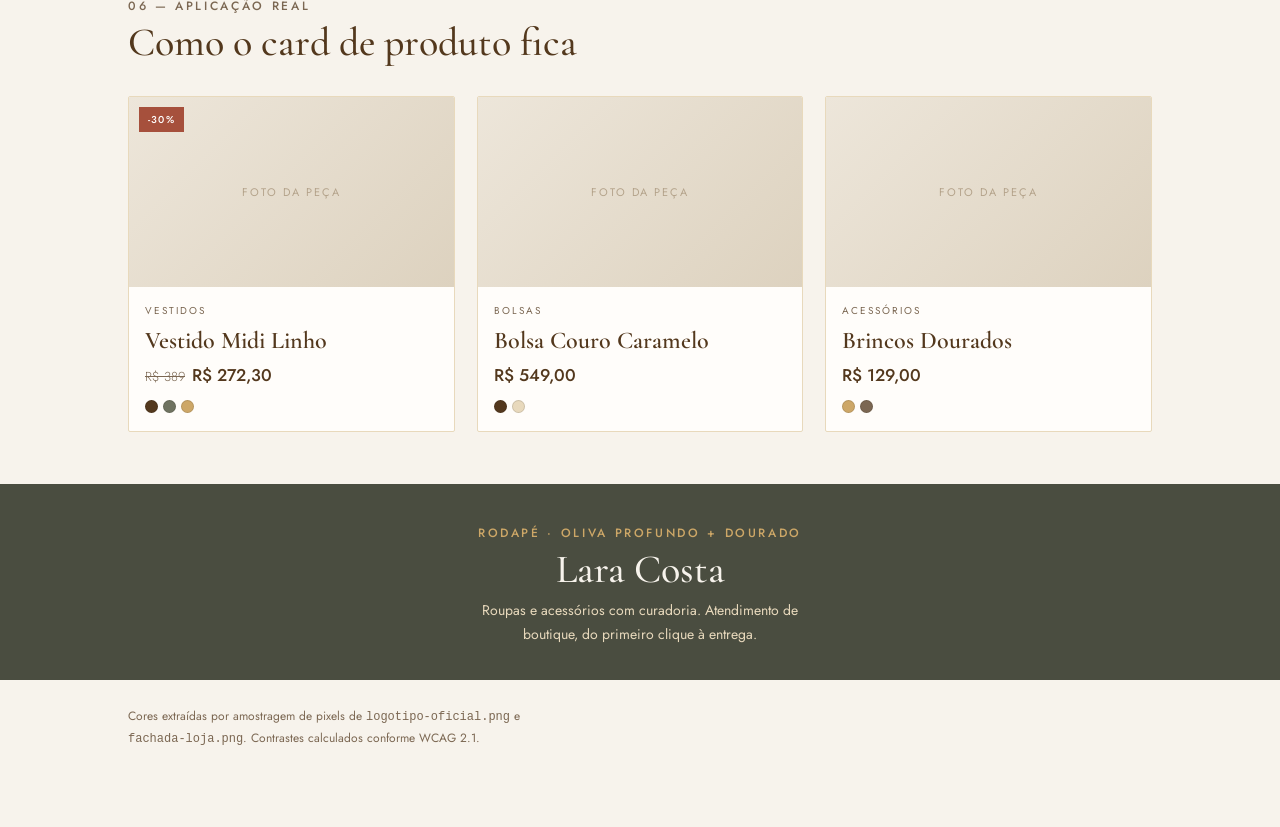
<file: marca/paleta-preview.html>
<!DOCTYPE html>
<html lang="pt-BR">
<head>
<meta charset="UTF-8">
<meta name="viewport" content="width=device-width, initial-scale=1">
<title>Lara Costa — Paleta & Tipografia</title>
<link rel="preconnect" href="https://fonts.googleapis.com">
<link rel="preconnect" href="https://fonts.gstatic.com" crossorigin>
<link href="https://fonts.googleapis.com/css2?family=Cormorant+Garamond:wght@400;500;600&family=Jost:wght@300;400;500&family=Playfair+Display:wght@500;600&display=swap" rel="stylesheet">
<style>
  :root{
    --lc-marrom:#53381D; --lc-oliva:#6F7360; --lc-dourado:#CDA767;
    --lc-creme:#F7F3EC;  --lc-branco:#FFFDFA; --lc-carvao:#2B2620;
    --lc-areia:#E8D9BC;  --lc-terracota:#A6503C; --lc-oliva-esc:#4A4D40;
    --lc-marrom-medio:#7B6752; --lc-marrom-hover:#6B4A28;
  }
  *{box-sizing:border-box;margin:0;padding:0}
  body{
    background:var(--lc-creme); color:var(--lc-carvao);
    font-family:"Jost",system-ui,sans-serif; font-weight:400;
    line-height:1.7; padding:0 0 80px;
  }
  .wrap{max-width:1080px;margin:0 auto;padding:0 28px}
  .eyebrow{
    font-size:12px;letter-spacing:.22em;text-transform:uppercase;
    font-weight:500;color:var(--lc-marrom-medio);
  }
  h1{font-family:"Cormorant Garamond",serif;font-weight:500;font-size:clamp(40px,6vw,66px);line-height:1.08;letter-spacing:.01em;color:var(--lc-marrom)}
  h2{font-family:"Cormorant Garamond",serif;font-weight:500;font-size:clamp(28px,3.4vw,40px);line-height:1.2;color:var(--lc-marrom);margin-bottom:6px}
  h3{font-family:"Cormorant Garamond",serif;font-weight:600;font-size:24px;line-height:1.3;color:var(--lc-marrom)}
  p{max-width:62ch}
  /* header */
  header{
    background:var(--lc-branco);border-bottom:1px solid var(--lc-areia);
    padding:22px 0;margin-bottom:0;text-align:center;
  }
  .logo-words{font-family:"Cormorant Garamond",serif;font-weight:600;font-size:30px;letter-spacing:.14em;color:var(--lc-marrom);line-height:1}
  .logo-sub{font-size:10px;letter-spacing:.34em;text-transform:uppercase;color:var(--lc-marrom-medio);margin-top:9px}
  .logo-rule{display:flex;align-items:center;gap:12px;justify-content:center;margin-top:10px}
  .logo-rule i{height:1px;width:70px;background:var(--lc-dourado);display:block}
  /* hero */
  .hero{padding:64px 0 56px;border-bottom:1px solid var(--lc-areia)}
  .hero p{margin-top:18px;color:var(--lc-marrom-medio);font-size:17px}
  .btn{
    display:inline-block;margin-top:28px;padding:15px 34px;border-radius:2px;
    background:var(--lc-marrom);color:var(--lc-creme);text-decoration:none;
    font-size:13px;font-weight:500;letter-spacing:.12em;text-transform:uppercase;
    border:1px solid var(--lc-marrom);transition:.25s;
  }
  .btn:hover{background:var(--lc-marrom-hover);border-color:var(--lc-marrom-hover)}
  .btn-ghost{background:transparent;color:var(--lc-marrom);margin-left:10px}
  .btn-ghost:hover{background:var(--lc-marrom);color:var(--lc-creme)}
  /* sections */
  section{padding:52px 0;border-bottom:1px solid var(--lc-areia)}
  section:last-of-type{border-bottom:none}
  .sec-head{margin-bottom:30px}
  /* swatches */
  .swatches{display:grid;grid-template-columns:repeat(auto-fill,minmax(190px,1fr));gap:16px}
  .sw{border:1px solid var(--lc-areia);border-radius:2px;overflow:hidden;background:var(--lc-branco)}
  .sw .chip{height:92px;display:flex;align-items:flex-end;padding:10px}
  .sw .chip span{font-size:10px;letter-spacing:.14em;text-transform:uppercase;font-weight:500}
  .sw .meta{padding:11px 13px 13px}
  .sw .meta b{display:block;font-size:13px;font-weight:500;color:var(--lc-carvao);letter-spacing:.01em}
  .sw .meta code{font-family:ui-monospace,monospace;font-size:12px;color:var(--lc-marrom-medio)}
  .sw .meta em{display:block;font-style:normal;font-size:11px;color:var(--lc-marrom-medio);margin-top:4px;line-height:1.4}
  /* ratio bars */
  .ratio-row{display:flex;align-items:center;gap:14px;padding:11px 0;border-bottom:1px solid var(--lc-areia);font-size:14px}
  .ratio-row:last-child{border-bottom:none}
  .demo{width:112px;padding:7px 10px;border-radius:2px;text-align:center;font-size:12px;letter-spacing:.06em;flex-shrink:0}
  .bar{flex:1;height:5px;background:var(--lc-areia);border-radius:3px;overflow:hidden}
  .bar i{display:block;height:100%;background:var(--lc-oliva)}
  .ratio-row .val{font-family:ui-monospace,monospace;font-size:12px;width:52px;text-align:right;color:var(--lc-marrom-medio)}
  .pass{font-size:10px;letter-spacing:.1em;font-weight:500;color:#5C6B4F;width:52px;text-align:right}
  .fail{color:var(--lc-terracota)}
  /* type specimen */
  .spec{border-left:2px solid var(--lc-dourado);padding-left:20px;margin-bottom:30px}
  .spec:last-child{margin-bottom:0}
  .spec .tag{font-family:ui-monospace,monospace;font-size:11px;color:var(--lc-marrom-medio);margin-bottom:4px}
  /* proportion */
  .prop{display:flex;height:56px;border-radius:2px;overflow:hidden;margin-top:8px;border:1px solid var(--lc-areia)}
  .prop div{display:flex;align-items:center;justify-content:center;font-size:11px;letter-spacing:.1em;font-weight:500}
  /* product mock */
  .grid3{display:grid;grid-template-columns:repeat(auto-fit,minmax(220px,1fr));gap:22px}
  .card{background:var(--lc-branco);border:1px solid var(--lc-areia);border-radius:2px;overflow:hidden;position:relative}
  .card .ph{height:190px;background:linear-gradient(135deg,#EDE6DA,#DDD2BF);display:flex;align-items:center;justify-content:center;color:#B4A38B;font-size:11px;letter-spacing:.18em;text-transform:uppercase}
  .card .body{padding:15px 16px 18px}
  .card .cat{font-size:10px;letter-spacing:.2em;text-transform:uppercase;color:var(--lc-marrom-medio)}
  .card h3{margin:6px 0 4px}
  .card .price{font-size:17px;font-weight:500;color:var(--lc-marrom)}
  .card .price s{font-size:13px;color:var(--lc-marrom-medio);font-weight:300;margin-right:7px}
  .onsale{
    position:absolute;top:10px;left:10px;background:var(--lc-terracota);color:#fff;
    font-size:10px;letter-spacing:.12em;padding:4px 9px;font-weight:500;
  }
  .swatch-dots{display:flex;gap:5px;margin-top:10px}
  .swatch-dots i{width:13px;height:13px;border-radius:50%;border:1px solid rgba(0,0,0,.12)}
  /* footer band */
  .band{background:var(--lc-oliva-esc);color:var(--lc-areia);padding:34px 0;margin-top:0;text-align:center}
  .band .eyebrow{color:var(--lc-dourado)}
  .band h2{color:var(--lc-creme)}
  .footnote{font-size:12px;color:var(--lc-marrom-medio);padding-top:26px}
  @media(max-width:600px){
    .btn-ghost{margin-left:0;margin-top:12px}
    .ratio-row .bar{display:none}
  }
</style>
</head>
<body>

<header>
  <div class="wrap">
    <div class="logo-words">LARA COSTA</div>
    <div class="logo-rule"><i></i><span class="logo-sub">Roupas e Acessórios</span><i></i></div>
  </div>
</header>

<div class="wrap">

  <div class="hero">
    <span class="eyebrow">Proposta de identidade digital</span>
    <h1>Elegância que<br>vem da fachada</h1>
    <p>Marrom cacau do logotipo, oliva da parede da loja e dourado das linhas do letreiro. Uma paleta terrosa e atemporal — feita para vender moda sem parecer fast-fashion.</p>
    <a href="#" class="btn">Ver coleção</a>
    <a href="#" class="btn btn-ghost">Nossa loja</a>
  </div>

  <section>
    <div class="sec-head">
      <span class="eyebrow">01 — Cores de marca</span>
      <h2>Amostradas nas suas imagens</h2>
    </div>
    <div class="swatches">
      <div class="sw"><div class="chip" style="background:#53381D"><span style="color:#E8D9BC">Primária</span></div><div class="meta"><b>Marrom Cacau</b><code>#53381D</code><em>Extraído do logotipo</em></div></div>
      <div class="sw"><div class="chip" style="background:#6F7360"><span style="color:#F7F3EC">Secundária</span></div><div class="meta"><b>Oliva Fachada</b><code>#6F7360</code><em>Extraído da parede</em></div></div>
      <div class="sw"><div class="chip" style="background:#CDA767"><span style="color:#53381D">Acento</span></div><div class="meta"><b>Dourado Areia</b><code>#CDA767</code><em>Linhas do letreiro</em></div></div>
      <div class="sw"><div class="chip" style="background:#4A4D40"><span style="color:#E8D9BC">Footer</span></div><div class="meta"><b>Oliva Profundo</b><code>#4A4D40</code><em>Rodapé e faixas</em></div></div>
    </div>
  </section>

  <section>
    <div class="sec-head">
      <span class="eyebrow">02 — Neutros e apoio</span>
      <h2>O que sustenta o site</h2>
    </div>
    <div class="swatches">
      <div class="sw"><div class="chip" style="background:#F7F3EC;border-bottom:1px solid #E8D9BC"><span style="color:#7B6752">Fundo</span></div><div class="meta"><b>Creme Papel</b><code>#F7F3EC</code><em>Fundo padrão</em></div></div>
      <div class="sw"><div class="chip" style="background:#FFFDFA;border-bottom:1px solid #E8D9BC"><span style="color:#7B6752">Superfície</span></div><div class="meta"><b>Branco Quente</b><code>#FFFDFA</code><em>Cards, header</em></div></div>
      <div class="sw"><div class="chip" style="background:#2B2620"><span style="color:#E8D9BC">Texto</span></div><div class="meta"><b>Carvão</b><code>#2B2620</code><em>Nunca use preto puro</em></div></div>
      <div class="sw"><div class="chip" style="background:#7B6752"><span style="color:#F7F3EC">Apoio</span></div><div class="meta"><b>Marrom Areia</b><code>#7B6752</code><em>Legendas, metadados</em></div></div>
      <div class="sw"><div class="chip" style="background:#E8D9BC"><span style="color:#53381D">Borda</span></div><div class="meta"><b>Areia Clara</b><code>#E8D9BC</code><em>Divisórias, inputs</em></div></div>
      <div class="sw"><div class="chip" style="background:#A6503C"><span style="color:#fff">Alerta</span></div><div class="meta"><b>Terracota</b><code>#A6503C</code><em>Só desconto/urgência</em></div></div>
    </div>
  </section>

  <section>
    <div class="sec-head">
      <span class="eyebrow">03 — Proporção 60·30·10</span>
      <h2>Para não ficar “marrom demais”</h2>
    </div>
    <div class="prop">
      <div style="flex:60;background:#F7F3EC;color:#7B6752">60% CREME</div>
      <div style="flex:30;background:#53381D;color:#E8D9BC">30% MARROM</div>
      <div style="flex:10;background:#CDA767;color:#53381D">10%</div>
    </div>
  </section>

  <section>
    <div class="sec-head">
      <span class="eyebrow">04 — Contraste WCAG</span>
      <h2>Acessibilidade validada</h2>
      <p style="color:#7B6752;margin-top:8px;font-size:15px">O dourado reprova como cor de texto sobre creme (2.04). Use-o apenas em linhas, ícones e ornamentos — ou sobre o marrom.</p>
    </div>
    <div class="ratio-row"><div class="demo" style="background:#F7F3EC;color:#2B2620;border:1px solid #E8D9BC">Texto</div><span style="flex:1;font-size:13px">Carvão sobre Creme</span><div class="bar"><i style="width:100%"></i></div><span class="val">13.55</span><span class="pass">AAA</span></div>
    <div class="ratio-row"><div class="demo" style="background:#F7F3EC;color:#53381D;border:1px solid #E8D9BC">Texto</div><span style="flex:1;font-size:13px">Marrom sobre Creme</span><div class="bar"><i style="width:72%"></i></div><span class="val">9.73</span><span class="pass">AAA</span></div>
    <div class="ratio-row"><div class="demo" style="background:#53381D;color:#F7F3EC">Botão</div><span style="flex:1;font-size:13px">Creme sobre Marrom</span><div class="bar"><i style="width:72%"></i></div><span class="val">9.73</span><span class="pass">AAA</span></div>
    <div class="ratio-row"><div class="demo" style="background:#A6503C;color:#fff">Selo</div><span style="flex:1;font-size:13px">Branco sobre Terracota</span><div class="bar"><i style="width:37%"></i></div><span class="val">4.95</span><span class="pass">AA</span></div>
    <div class="ratio-row"><div class="demo" style="background:#F7F3EC;color:#CDA767;border:1px solid #E8D9BC">Dourado</div><span style="flex:1;font-size:13px">Dourado sobre Creme</span><div class="bar"><i style="width:15%;background:#A6503C"></i></div><span class="val">2.04</span><span class="pass fail">REPROVA</span></div>
  </section>

  <section>
    <div class="sec-head">
      <span class="eyebrow">05 — Tipografia</span>
      <h2>Cormorant Garamond + Jost</h2>
    </div>
    <div class="spec">
      <div class="tag">H1 · Cormorant Garamond 500 · 64px — “Nova Coleção Verão”</div>
      <div style="font-family:'Cormorant Garamond',serif;font-weight:500;font-size:clamp(38px,5vw,64px);line-height:1.1;color:#53381D">Nova Coleção Verão</div>
    </div>
    <div class="spec">
      <div class="tag">H2 · Cormorant Garamond 500 · 40px — “Peças selecionadas”</div>
      <div style="font-family:'Cormorant Garamond',serif;font-weight:500;font-size:clamp(26px,3.2vw,40px);color:#53381D">Peças selecionadas</div>
    </div>
    <div class="spec">
      <div class="tag">Corpo · Jost 400 · 17px / 1.7</div>
      <p style="font-size:17px">Cada peça é escolhida a dedo pensando em quem veste com personalidade. Tecidos que caem bem, caimento que dura mais de uma estação e atendimento de quem conhece você pelo nome.</p>
    </div>
    <div class="spec">
      <div class="tag">Eyebrow · Jost 500 · 12px · letter-spacing .22em</div>
      <span class="eyebrow">Roupas e Acessórios</span>
    </div>
    <div class="spec">
      <div class="tag">Botão · Jost 500 · 14px · letter-spacing .12em</div>
      <a href="#" class="btn" style="margin-top:6px">Adicionar ao carrinho</a>
    </div>
  </section>

  <section>
    <div class="sec-head">
      <span class="eyebrow">06 — Aplicação real</span>
      <h2>Como o card de produto fica</h2>
    </div>
    <div class="grid3">
      <div class="card">
        <span class="onsale">-30%</span>
        <div class="ph">foto da peça</div>
        <div class="body">
          <div class="cat">Vestidos</div>
          <h3>Vestido Midi Linho</h3>
          <div class="price"><s>R$ 389</s>R$ 272,30</div>
          <div class="swatch-dots"><i style="background:#53381D"></i><i style="background:#6F7360"></i><i style="background:#CDA767"></i></div>
        </div>
      </div>
      <div class="card">
        <div class="ph">foto da peça</div>
        <div class="body">
          <div class="cat">Bolsas</div>
          <h3>Bolsa Couro Caramelo</h3>
          <div class="price">R$ 549,00</div>
          <div class="swatch-dots"><i style="background:#53381D"></i><i style="background:#E8D9BC"></i></div>
        </div>
      </div>
      <div class="card">
        <div class="ph">foto da peça</div>
        <div class="body">
          <div class="cat">Acessórios</div>
          <h3>Brincos Dourados</h3>
          <div class="price">R$ 129,00</div>
          <div class="swatch-dots"><i style="background:#CDA767"></i><i style="background:#7B6752"></i></div>
        </div>
      </div>
    </div>
  </section>

</div>

<div class="band">
  <div class="wrap">
    <span class="eyebrow">Rodapé · Oliva Profundo + Dourado</span>
    <h2>Lara Costa</h2>
    <p style="margin:0 auto;max-width:44ch;font-size:14px;color:#E8D9BC">Roupas e acessórios com curadoria. Atendimento de boutique, do primeiro clique à entrega.</p>
  </div>
</div>

<div class="wrap">
  <p class="footnote">Cores extraídas por amostragem de pixels de <code>logotipo-oficial.png</code> e <code>fachada-loja.png</code>. Contrastes calculados conforme WCAG 2.1.</p>
</div>

</body>
</html>
</file>
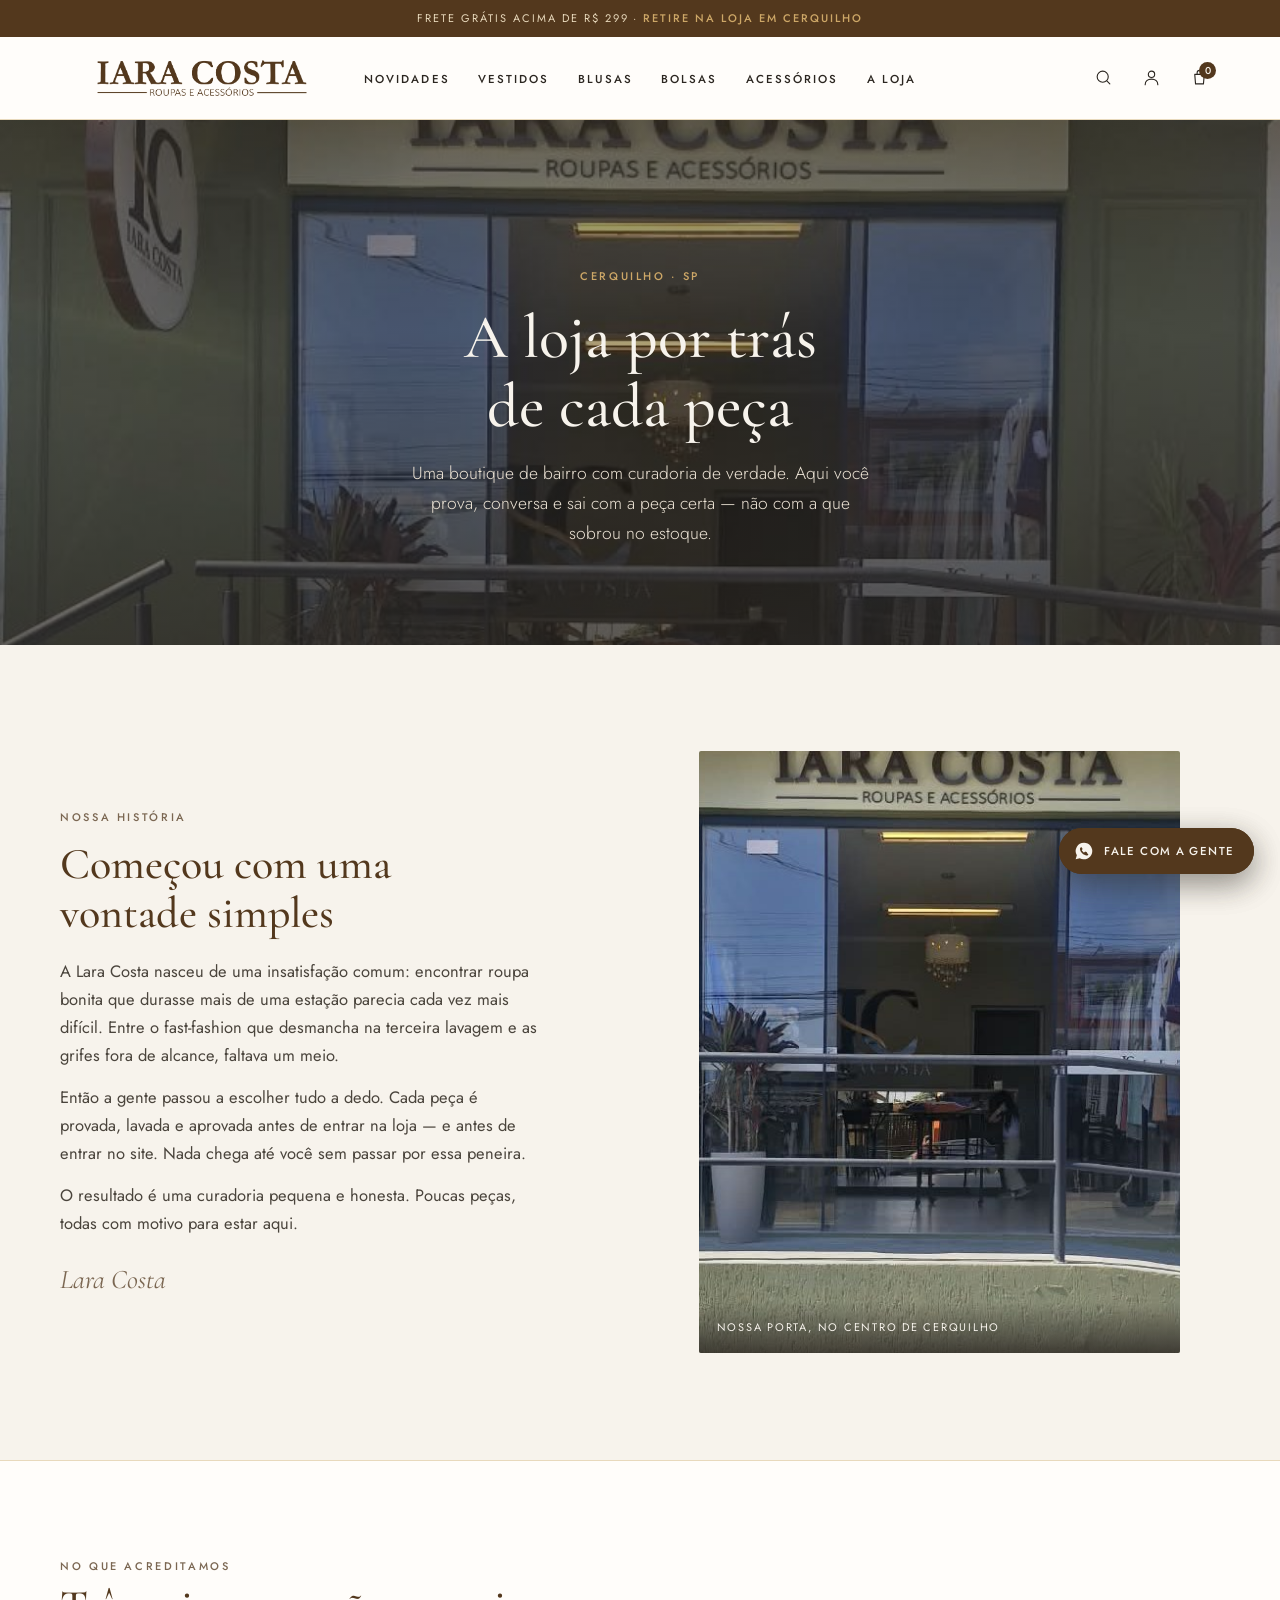
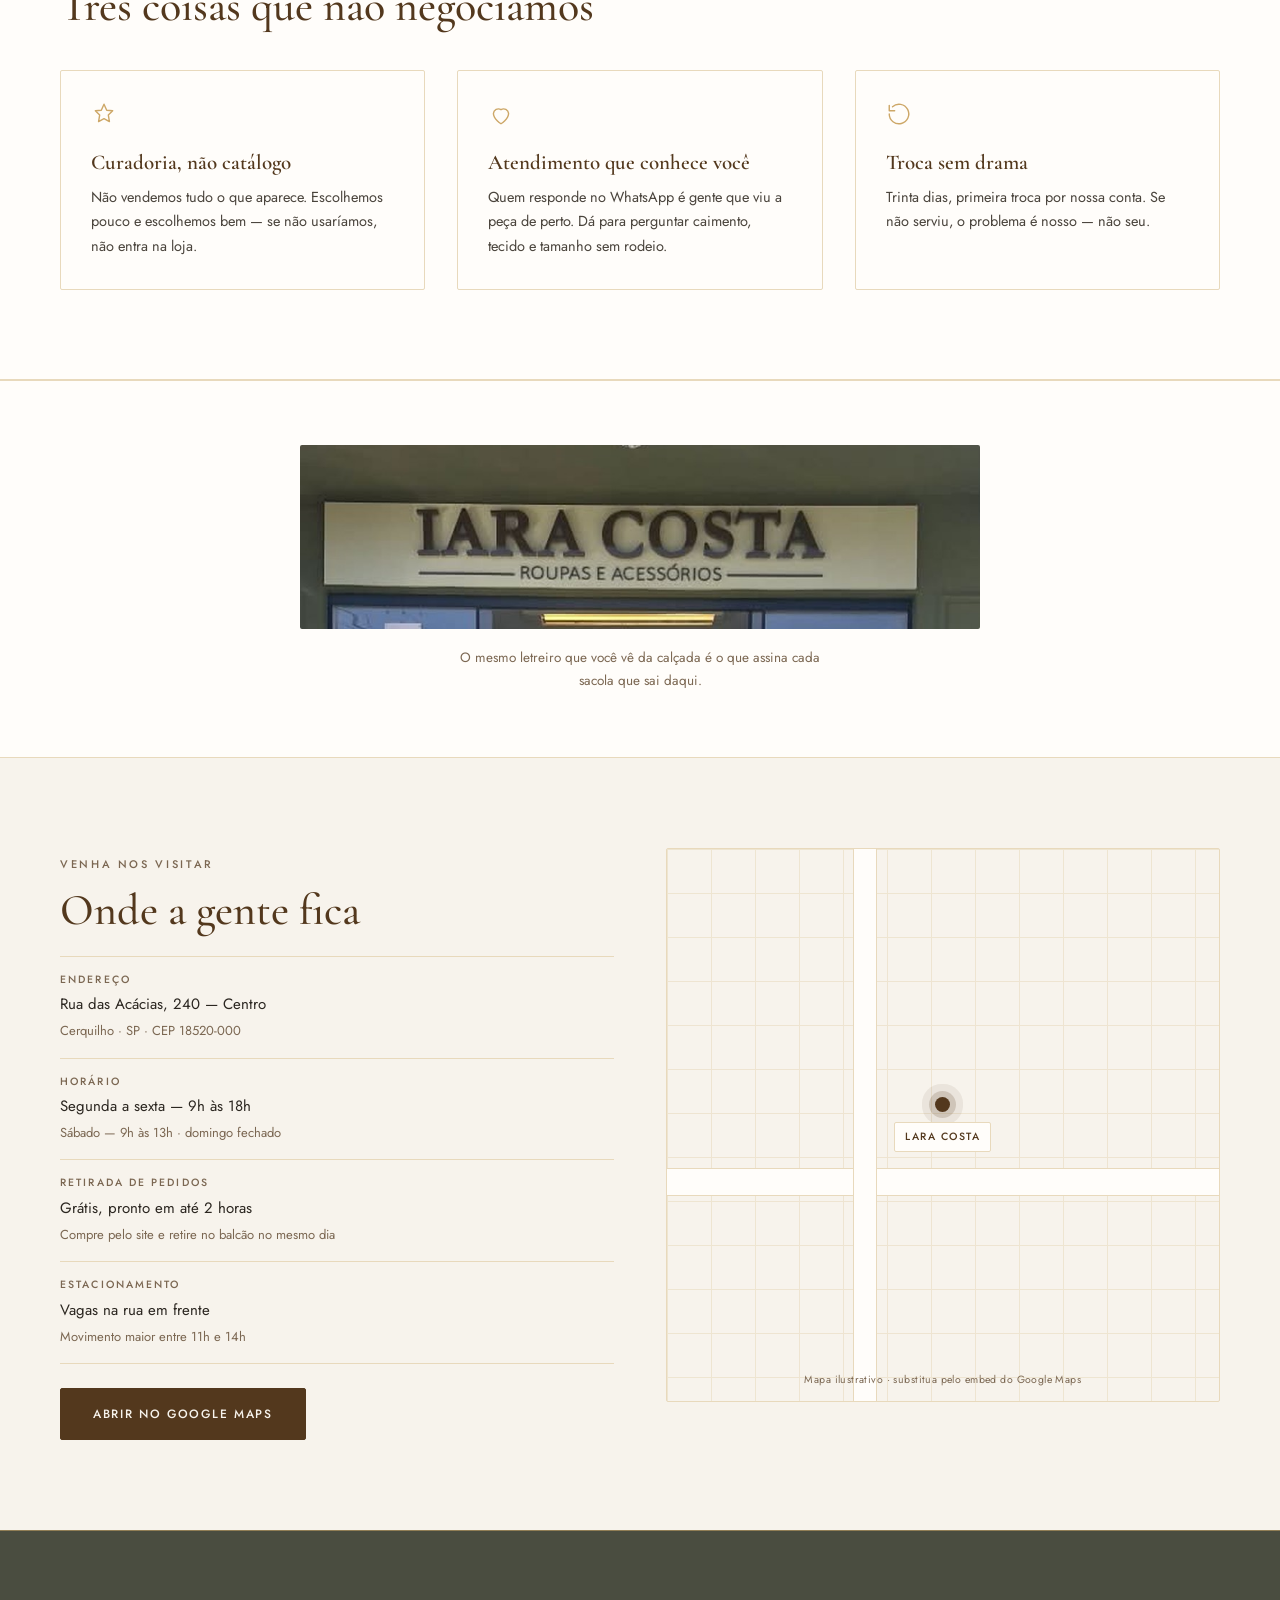
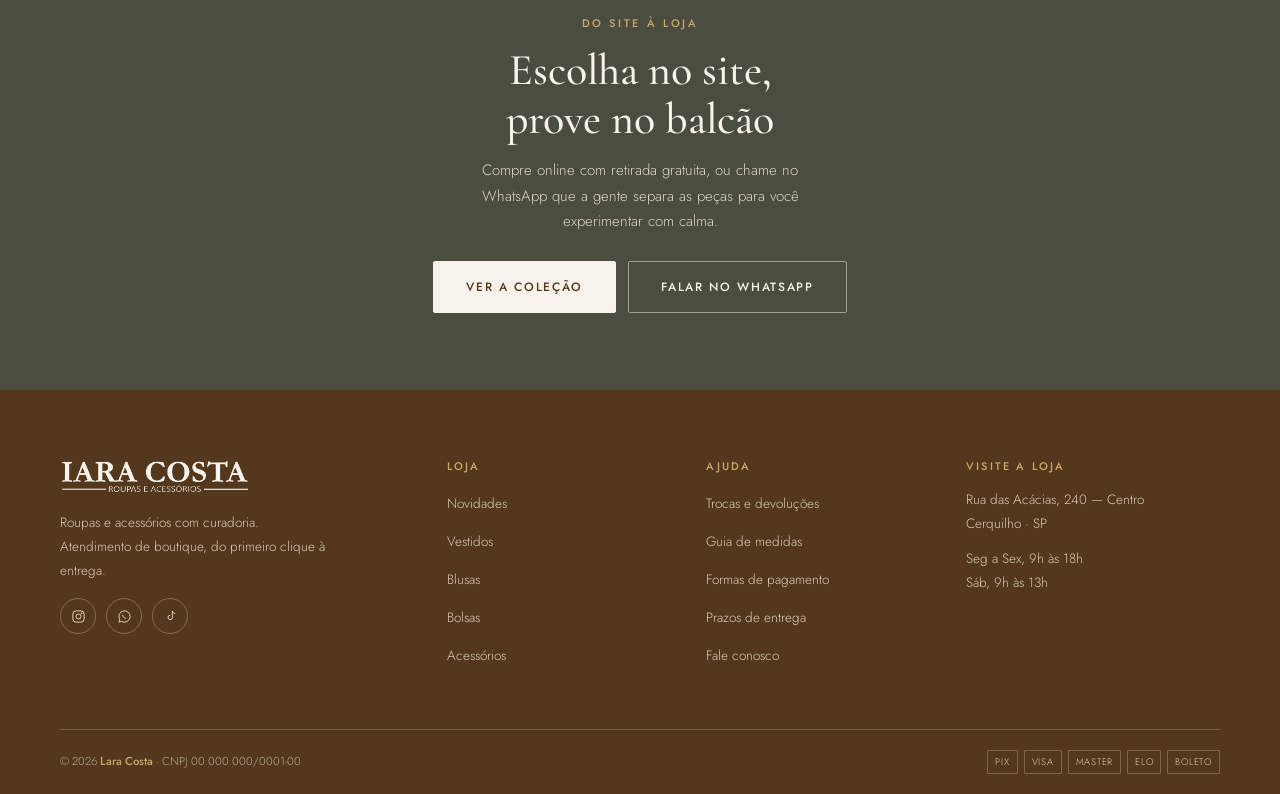
<file: site/a-loja.html>
<!DOCTYPE html>
<html lang="pt-BR">
<head>
<meta charset="UTF-8">
<meta name="viewport" content="width=device-width, initial-scale=1">
<title>A loja — Lara Costa</title>
<meta name="description" content="Conheça a Lara Costa: boutique de moda feminina em Cerquilho/SP. Curadoria própria, atendimento próximo e peças que duram mais de uma estação.">
<meta name="theme-color" content="#53381D">
<meta property="og:title" content="A loja — Lara Costa">
<meta property="og:image" content="assets/img/fachada.jpg">
<link rel="preconnect" href="https://fonts.googleapis.com">
<link rel="preconnect" href="https://fonts.gstatic.com" crossorigin>
<link href="https://fonts.googleapis.com/css2?family=Cormorant+Garamond:ital,wght@0,400;0,500;0,600;1,400&family=Jost:wght@300;400;500&display=swap" rel="stylesheet">
<link rel="stylesheet" href="assets/css/estilo.css">
<script type="application/ld+json">
{
  "@context":"https://schema.org",
  "@type":"ClothingStore",
  "name":"Lara Costa",
  "description":"Boutique de moda feminina com curadoria própria.",
  "image":"assets/img/fachada.jpg",
  "priceRange":"$$",
  "address":{
    "@type":"PostalAddress",
    "streetAddress":"Rua das Acácias, 240 — Centro",
    "addressLocality":"Cerquilho",
    "addressRegion":"SP",
    "addressCountry":"BR"
  },
  "openingHoursSpecification":[
    {"@type":"OpeningHoursSpecification","dayOfWeek":["Monday","Tuesday","Wednesday","Thursday","Friday"],"opens":"09:00","closes":"18:00"},
    {"@type":"OpeningHoursSpecification","dayOfWeek":"Saturday","opens":"09:00","closes":"13:00"}
  ]
}
</script>
</head>
<body>

<a class="skip" href="#conteudo">Ir para o conteúdo</a>

<div class="anuncio">Frete grátis acima de R$ 299 · <b>Retire na loja em Cerquilho</b></div>

<header class="header" id="header">
  <div class="wrap">
    <div class="header__barra">
      <button class="icone burger" aria-label="Abrir menu" aria-expanded="false" aria-controls="gaveta">
        <svg viewBox="0 0 24 24" aria-hidden="true"><path d="M3 6h18M3 12h18M3 18h18"/></svg>
      </button>

      <a href="index.html" class="header__logo" aria-label="Lara Costa — página inicial">
        <img src="assets/img/logo-marrom.png" alt="Lara Costa — Roupas e Acessórios" width="2684" height="473">
      </a>

      <nav class="header__nav" aria-label="Menu principal">
        <ul>
          <li><a href="loja.html?f=novidades">Novidades</a></li>
          <li><a href="loja.html?f=vestidos">Vestidos</a></li>
          <li><a href="loja.html?f=blusas">Blusas</a></li>
          <li><a href="loja.html?f=bolsas">Bolsas</a></li>
          <li><a href="loja.html?f=acessorios">Acessórios</a></li>
          <li><a href="a-loja.html">A loja</a></li>
        </ul>
      </nav>

      <div class="header__acoes">
        <button class="icone" aria-label="Buscar">
          <svg viewBox="0 0 24 24" aria-hidden="true"><circle cx="11" cy="11" r="7"/><path d="m20 20-3.5-3.5"/></svg>
        </button>
        <button class="icone" aria-label="Minha conta">
          <svg viewBox="0 0 24 24" aria-hidden="true"><circle cx="12" cy="8" r="4"/><path d="M4 21c0-4.4 3.6-7 8-7s8 2.6 8 7"/></svg>
        </button>
        <button class="icone" aria-label="Sacola de compras">
          <svg viewBox="0 0 24 24" aria-hidden="true"><path d="M6 8h12l-1 12H7L6 8Z"/><path d="M9 8V6a3 3 0 0 1 6 0v2"/></svg>
          <span class="badge" aria-hidden="true">2</span>
        </button>
      </div>
    </div>
  </div>
</header>

<!-- MENU MOBILE -->
<div class="gaveta" id="gaveta" role="dialog" aria-modal="true" aria-label="Menu">
  <div class="gaveta__veu"></div>
  <div class="gaveta__painel">
    <div class="gaveta__topo">
      <img src="assets/img/logo-marrom.png" alt="Lara Costa" width="2684" height="473">
      <button class="icone gaveta__fechar" aria-label="Fechar menu">
        <svg viewBox="0 0 24 24" aria-hidden="true"><path d="M6 6l12 12M18 6 6 18"/></svg>
      </button>
    </div>
    <nav aria-label="Menu mobile">
      <a href="loja.html?f=novidades">Novidades</a>
      <a href="loja.html?f=vestidos">Vestidos</a>
      <a href="loja.html?f=blusas">Blusas</a>
      <a href="loja.html?f=bolsas">Bolsas</a>
      <a href="loja.html?f=acessorios">Acessórios</a>
      <a href="a-loja.html">A loja</a>
    </nav>
    <div class="gaveta__rodape">
      <a href="#" class="btn">Falar no WhatsApp</a>
    </div>
  </div>
</div>

<main id="conteudo">

  <!-- HERO com a fachada real -->
  <section class="loja-hero">
    <img class="loja-hero__img" src="assets/img/fachada.jpg" alt="Fachada da loja Lara Costa, com parede oliva e letreiro creme" width="846" height="797" fetchpriority="high">
    <div class="loja-hero__veu" aria-hidden="true"></div>
    <div class="wrap">
      <div class="loja-hero__in">
        <span class="eyebrow">Cerquilho · SP</span>
        <h1>A loja por trás<br>de cada peça</h1>
        <p>Uma boutique de bairro com curadoria de verdade. Aqui você prova, conversa e sai com a peça certa — não com a que sobrou no estoque.</p>
      </div>
    </div>
  </section>

  <!-- HISTÓRIA -->
  <section class="secao">
    <div class="wrap">
      <div class="historia">
        <div class="historia__txt revela">
          <span class="eyebrow">Nossa história</span>
          <h2>Começou com uma<br>vontade simples</h2>
          <p>A Lara Costa nasceu de uma insatisfação comum: encontrar roupa bonita que durasse mais de uma estação parecia cada vez mais difícil. Entre o fast-fashion que desmancha na terceira lavagem e as grifes fora de alcance, faltava um meio.</p>
          <p>Então a gente passou a escolher tudo a dedo. Cada peça é provada, lavada e aprovada antes de entrar na loja — e antes de entrar no site. Nada chega até você sem passar por essa peneira.</p>
          <p>O resultado é uma curadoria pequena e honesta. Poucas peças, todas com motivo para estar aqui.</p>
          <div class="assinatura">Lara Costa</div>
        </div>
        <figure class="historia__img revela">
          <img src="assets/img/fachada-porta.jpg" alt="Entrada da loja Lara Costa vista da calçada" width="575" height="614" loading="lazy">
          <figcaption>Nossa porta, no Centro de Cerquilho</figcaption>
        </figure>
      </div>
    </div>
  </section>

  <!-- PILARES -->
  <section class="secao secao--areia">
    <div class="wrap">
      <div class="sec-head revela">
        <div>
          <span class="eyebrow">No que acreditamos</span>
          <h2>Três coisas que não negociamos</h2>
        </div>
      </div>
      <div class="pilares">
        <div class="pilar revela">
          <svg viewBox="0 0 24 24" aria-hidden="true"><path d="M12 3l2.5 5.5L20 9l-4 4 1 6-5-2.7L7 19l1-6-4-4 5.5-.5z"/></svg>
          <h3>Curadoria, não catálogo</h3>
          <p>Não vendemos tudo o que aparece. Escolhemos pouco e escolhemos bem — se não usaríamos, não entra na loja.</p>
        </div>
        <div class="pilar revela">
          <svg viewBox="0 0 24 24" aria-hidden="true"><path d="M12 21s-7-4.4-7-9.4A4.6 4.6 0 0 1 12 8a4.6 4.6 0 0 1 7 3.6c0 5-7 9.4-7 9.4Z"/></svg>
          <h3>Atendimento que conhece você</h3>
          <p>Quem responde no WhatsApp é gente que viu a peça de perto. Dá para perguntar caimento, tecido e tamanho sem rodeio.</p>
        </div>
        <div class="pilar revela">
          <svg viewBox="0 0 24 24" aria-hidden="true"><path d="M3 12a9 9 0 1 0 3-6.7"/><path d="M3 4v5h5"/></svg>
          <h3>Troca sem drama</h3>
          <p>Trinta dias, primeira troca por nossa conta. Se não serviu, o problema é nosso — não seu.</p>
        </div>
      </div>
    </div>
  </section>

  <!-- LETREIRO -->
  <section class="letreiro">
    <div class="wrap">
      <img src="assets/img/fachada-letreiro.jpg" alt="Letreiro da loja: Lara Costa — Roupas e Acessórios" width="947" height="256" loading="lazy">
      <p>O mesmo letreiro que você vê da calçada é o que assina cada sacola que sai daqui.</p>
    </div>
  </section>

  <!-- ONDE FICA -->
  <section class="secao" id="onde">
    <div class="wrap">
      <div class="onde">
        <div class="onde__info revela">
          <span class="eyebrow">Venha nos visitar</span>
          <h2>Onde a gente fica</h2>

          <div class="onde__bloco">
            <h3>Endereço</h3>
            <p>Rua das Acácias, 240 — Centro
              <span>Cerquilho · SP · CEP 18520-000</span>
            </p>
          </div>

          <div class="onde__bloco">
            <h3>Horário</h3>
            <p>Segunda a sexta — 9h às 18h
              <span>Sábado — 9h às 13h · domingo fechado</span>
            </p>
          </div>

          <div class="onde__bloco">
            <h3>Retirada de pedidos</h3>
            <p>Grátis, pronto em até 2 horas
              <span>Compre pelo site e retire no balcão no mesmo dia</span>
            </p>
          </div>

          <div class="onde__bloco">
            <h3>Estacionamento</h3>
            <p>Vagas na rua em frente
              <span>Movimento maior entre 11h e 14h</span>
            </p>
          </div>

          <a href="https://maps.google.com/?q=Rua+das+Acacias+240+Centro+Cerquilho+SP" target="_blank" rel="noopener" class="btn">Abrir no Google Maps</a>
        </div>

        <div class="mapa revela" role="img" aria-label="Mapa esquemático indicando a loja no Centro de Cerquilho">
          <div class="mapa__grade" aria-hidden="true"></div>
          <div class="mapa__rua mapa__rua--h" aria-hidden="true"></div>
          <div class="mapa__rua mapa__rua--v" aria-hidden="true"></div>
          <div class="mapa__pino">
            <i aria-hidden="true"></i>
            <b>Lara Costa</b>
          </div>
          <div class="mapa__nota">Mapa ilustrativo · substitua pelo embed do Google Maps</div>
        </div>
      </div>
    </div>
  </section>

  <!-- CTA -->
  <section class="cta-loja">
    <div class="wrap">
      <span class="eyebrow">Do site à loja</span>
      <h2>Escolha no site,<br>prove no balcão</h2>
      <p>Compre online com retirada gratuita, ou chame no WhatsApp que a gente separa as peças para você experimentar com calma.</p>
      <div class="cta-loja__botoes">
        <a href="loja.html" class="btn btn--claro">Ver a coleção</a>
        <a href="#" class="btn btn--ghost" style="border-color:rgba(247,243,236,.5);color:#F7F3EC">Falar no WhatsApp</a>
      </div>
    </div>
  </section>
</main>

<footer class="footer">
  <div class="wrap">
    <div class="footer__grid">
      <div>
        <img src="assets/img/logo-creme.png" alt="Lara Costa — Roupas e Acessórios" width="2684" height="473" loading="lazy">
        <p>Roupas e acessórios com curadoria. Atendimento de boutique, do primeiro clique à entrega.</p>
        <div class="footer__sociais">
          <a href="#" aria-label="Instagram">
            <svg viewBox="0 0 24 24" aria-hidden="true"><rect x="3" y="3" width="18" height="18" rx="5"/><circle cx="12" cy="12" r="4"/><circle cx="17.2" cy="6.8" r=".8" fill="currentColor"/></svg>
          </a>
          <a href="#" aria-label="WhatsApp">
            <svg viewBox="0 0 24 24" aria-hidden="true"><path d="M21 12a9 9 0 0 1-13.4 7.8L3 21l1.3-4.4A9 9 0 1 1 21 12Z"/><path d="M9 9.5c0 3 2.5 5.5 5.5 5.5"/></svg>
          </a>
          <a href="#" aria-label="TikTok">
            <svg viewBox="0 0 24 24" aria-hidden="true"><path d="M15 3v10.5a3.5 3.5 0 1 1-3.5-3.5"/><path d="M15 3c.5 2.6 2 4 4.5 4.3"/></svg>
          </a>
        </div>
      </div>
      <div>
        <h4>Loja</h4>
        <ul>
          <li><a href="loja.html?f=novidades">Novidades</a></li>
          <li><a href="loja.html?f=vestidos">Vestidos</a></li>
          <li><a href="loja.html?f=blusas">Blusas</a></li>
          <li><a href="loja.html?f=bolsas">Bolsas</a></li>
          <li><a href="loja.html?f=acessorios">Acessórios</a></li>
        </ul>
      </div>
      <div>
        <h4>Ajuda</h4>
        <ul>
          <li><a href="#">Trocas e devoluções</a></li>
          <li><a href="#">Guia de medidas</a></li>
          <li><a href="#">Formas de pagamento</a></li>
          <li><a href="#">Prazos de entrega</a></li>
          <li><a href="#">Fale conosco</a></li>
        </ul>
      </div>
      <div>
        <h4>Visite a loja</h4>
        <p>Rua das Acácias, 240 — Centro<br>Cerquilho · SP</p>
        <p>Seg a Sex, 9h às 18h<br>Sáb, 9h às 13h</p>
      </div>
    </div>
    <div class="footer__base">
      <span>© 2026 <b>Lara Costa</b> · CNPJ 00.000.000/0001-00</span>
      <div class="pagamentos">
        <span>Pix</span><span>Visa</span><span>Master</span><span>Elo</span><span>Boleto</span>
      </div>
    </div>
  </div>
</footer>

<a href="#" class="zap" aria-label="Falar no WhatsApp">
  <svg viewBox="0 0 24 24" aria-hidden="true"><path d="M12 2a10 10 0 0 0-8.6 15.1L2 22l5-1.3A10 10 0 1 0 12 2Zm5.3 14.1c-.2.6-1.2 1.2-1.9 1.2-1.6.1-3.9-1-5.6-2.6-1.5-1.5-2.7-3.6-2.6-5.2 0-.7.6-1.7 1.2-1.9.3-.1.7-.1.9.1.2.2.8 1.4.9 1.6.1.2 0 .5-.1.7l-.6.7c-.1.2-.2.4 0 .6.4.7 1.6 2 2.4 2.4.2.1.4.1.6-.1l.7-.7c.2-.2.4-.2.7-.1.3.1 1.4.7 1.6.8.2.2.2.5.1.8Z"/></svg>
  <span>Fale com a gente</span>
</a>


<a href="#" class="zap" aria-label="Falar no WhatsApp">
  <svg viewBox="0 0 24 24" aria-hidden="true"><path d="M12 2a10 10 0 0 0-8.6 15.1L2 22l5-1.3A10 10 0 1 0 12 2Zm5.3 14.1c-.2.6-1.2 1.2-1.9 1.2-1.6.1-3.9-1-5.6-2.6-1.5-1.5-2.7-3.6-2.6-5.2 0-.7.6-1.7 1.2-1.9.3-.1.7-.1.9.1.2.2.8 1.4.9 1.6.1.2 0 .5-.1.7l-.6.7c-.1.2-.2.4 0 .6.4.7 1.6 2 2.4 2.4.2.1.4.1.6-.1l.7-.7c.2-.2.4-.2.7-.1.3.1 1.4.7 1.6.8.2.2.2.5.1.8Z"/></svg>
  <span>Fale com a gente</span>
</a>

<script src="assets/js/catalogo.js"></script>
<script src="assets/js/carrinho.js"></script>
<script src="assets/js/loja.js"></script>
</body>
</html>
</file>
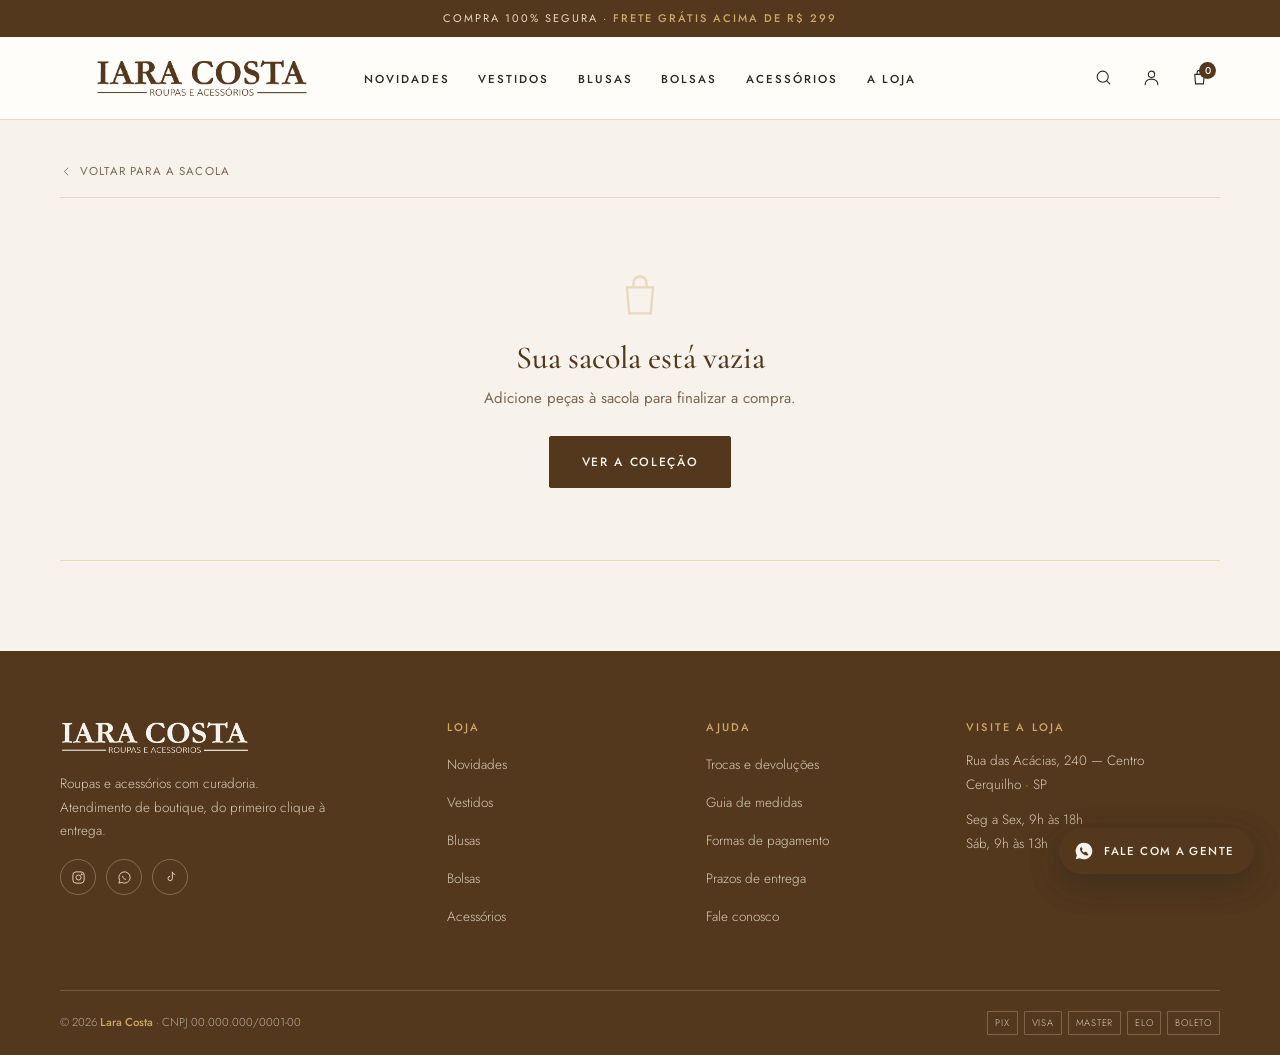
<file: site/checkout.html>
<!DOCTYPE html>
<html lang="pt-BR">
<head>
<meta charset="UTF-8">
<meta name="viewport" content="width=device-width, initial-scale=1">
<title>Checkout — Lara Costa</title>
<meta name="description" content="Finalize sua compra na Lara Costa.">
<meta name="robots" content="noindex">
<meta name="theme-color" content="#53381D">
<link rel="preconnect" href="https://fonts.googleapis.com">
<link rel="preconnect" href="https://fonts.gstatic.com" crossorigin>
<link href="https://fonts.googleapis.com/css2?family=Cormorant+Garamond:ital,wght@0,400;0,500;0,600;1,400&family=Jost:wght@300;400;500&display=swap" rel="stylesheet">
<link rel="stylesheet" href="assets/css/estilo.css">
</head>
<body>

<a class="skip" href="#conteudo">Ir para o conteúdo</a>

<div class="anuncio">Compra 100% segura · <b>Frete grátis acima de R$ 299</b></div>

<header class="header" id="header">
  <div class="wrap">
    <div class="header__barra">
      <button class="icone burger" aria-label="Abrir menu" aria-expanded="false" aria-controls="gaveta">
        <svg viewBox="0 0 24 24" aria-hidden="true"><path d="M3 6h18M3 12h18M3 18h18"/></svg>
      </button>

      <a href="index.html" class="header__logo" aria-label="Lara Costa — página inicial">
        <img src="assets/img/logo-marrom.png" alt="Lara Costa — Roupas e Acessórios" width="2684" height="473">
      </a>

      <nav class="header__nav" aria-label="Menu principal">
        <ul>
          <li><a href="loja.html?f=novidades">Novidades</a></li>
          <li><a href="loja.html?f=vestidos">Vestidos</a></li>
          <li><a href="loja.html?f=blusas">Blusas</a></li>
          <li><a href="loja.html?f=bolsas">Bolsas</a></li>
          <li><a href="loja.html?f=acessorios">Acessórios</a></li>
          <li><a href="a-loja.html">A loja</a></li>
        </ul>
      </nav>

      <div class="header__acoes">
        <button class="icone" aria-label="Buscar">
          <svg viewBox="0 0 24 24" aria-hidden="true"><circle cx="11" cy="11" r="7"/><path d="m20 20-3.5-3.5"/></svg>
        </button>
        <button class="icone" aria-label="Minha conta">
          <svg viewBox="0 0 24 24" aria-hidden="true"><circle cx="12" cy="8" r="4"/><path d="M4 21c0-4.4 3.6-7 8-7s8 2.6 8 7"/></svg>
        </button>
        <a href="sacola.html" class="icone" aria-label="Sacola de compras">
          <svg viewBox="0 0 24 24" aria-hidden="true"><path d="M6 8h12l-1 12H7L6 8Z"/><path d="M9 8V6a3 3 0 0 1 6 0v2"/></svg>
          <span class="badge" aria-hidden="true" hidden>0</span>
        </a>
      </div>
    </div>
  </div>
</header>

<!-- MENU MOBILE -->
<div class="gaveta" id="gaveta" role="dialog" aria-modal="true" aria-label="Menu">
  <div class="gaveta__veu"></div>
  <div class="gaveta__painel">
    <div class="gaveta__topo">
      <img src="assets/img/logo-marrom.png" alt="Lara Costa" width="2684" height="473">
      <button class="icone gaveta__fechar" aria-label="Fechar menu">
        <svg viewBox="0 0 24 24" aria-hidden="true"><path d="M6 6l12 12M18 6 6 18"/></svg>
      </button>
    </div>
    <nav aria-label="Menu mobile">
      <a href="loja.html?f=novidades">Novidades</a>
      <a href="loja.html?f=vestidos">Vestidos</a>
      <a href="loja.html?f=blusas">Blusas</a>
      <a href="loja.html?f=bolsas">Bolsas</a>
      <a href="loja.html?f=acessorios">Acessórios</a>
      <a href="a-loja.html">A loja</a>
    </nav>
    <div class="gaveta__rodape">
      <a href="#" class="btn">Falar no WhatsApp</a>
    </div>
  </div>
</div>

<main id="conteudo">

  <div class="wrap">
    <div class="checkout">
      <a href="sacola.html" class="checkout__voltar">
        <svg viewBox="0 0 24 24" aria-hidden="true"><path d="M15 5l-7 7 7 7"/></svg>
        Voltar para a sacola
      </a>

      <div class="checkout-grade" id="checkout-grade">

        <form id="form-checkout" novalidate>

          <!-- 1. IDENTIFICAÇÃO -->
          <section class="etapa">
            <div class="etapa__cab">
              <span class="etapa__num">1</span>
              <div><h2>Seus dados</h2><small>Já é cliente? Entre para preencher automaticamente.</small></div>
            </div>
            <div class="campos">
              <div class="campo campo--largo">
                <label for="nome">Nome completo</label>
                <input id="nome" name="nome" type="text" autocomplete="name" required placeholder="Maria Silva Santos">
                <span class="erro">Informe seu nome completo.</span>
              </div>
              <div class="campo">
                <label for="email">E-mail</label>
                <input id="email" name="email" type="email" autocomplete="email" required placeholder="voce@email.com.br">
                <span class="erro">Informe um e-mail válido.</span>
              </div>
              <div class="campo">
                <label for="telefone">Telefone <em>(WhatsApp)</em></label>
                <input id="telefone" name="telefone" type="tel" autocomplete="tel" required placeholder="(15) 99999-9999" inputmode="numeric">
                <span class="erro">Telefone incompleto.</span>
              </div>
              <div class="campo">
                <label for="cpf">CPF</label>
                <input id="cpf" name="cpf" type="text" required placeholder="000.000.000-00" inputmode="numeric">
                <span class="erro">CPF inválido.</span>
              </div>
            </div>
          </section>

          <!-- 2. ENTREGA -->
          <section class="etapa">
            <div class="etapa__cab">
              <span class="etapa__num">2</span>
              <div><h2>Entrega</h2><small>Enviamos para todo o Brasil.</small></div>
            </div>

            <div class="campos">
              <div class="campo">
                <label for="cep">CEP</label>
                <input id="cep" name="cep" type="text" autocomplete="postal-code" required placeholder="00000-000" inputmode="numeric" maxlength="9">
                <span class="erro">CEP inválido.</span>
              </div>
              <div class="campo">
                <label for="cidade">Cidade</label>
                <input id="cidade" name="cidade" type="text" autocomplete="address-level2" required placeholder="Cerquilho">
                <span class="erro">Informe a cidade.</span>
              </div>
              <div class="campo campo--largo">
                <label for="endereco">Endereço e número</label>
                <input id="endereco" name="endereco" type="text" autocomplete="street-address" required placeholder="Rua das Acácias, 240">
                <span class="erro">Informe o endereço.</span>
              </div>
              <div class="campo">
                <label for="complemento">Complemento <em>(opcional)</em></label>
                <input id="complemento" name="complemento" type="text" placeholder="Apto 42, bloco B">
              </div>
              <div class="campo">
                <label for="uf">Estado</label>
                <select id="uf" name="uf" autocomplete="address-level1" required>
                  <option value="">Selecione</option>
                  <option value="SP" selected>São Paulo</option>
                  <option value="RJ">Rio de Janeiro</option>
                  <option value="MG">Minas Gerais</option>
                  <option value="PR">Paraná</option>
                  <option value="SC">Santa Catarina</option>
                  <option value="RS">Rio Grande do Sul</option>
                  <option value="BA">Bahia</option>
                  <option value="PE">Pernambuco</option>
                  <option value="CE">Ceará</option>
                  <option value="GO">Goiás</option>
                  <option value="DF">Distrito Federal</option>
                  <option value="ES">Espírito Santo</option>
                </select>
                <span class="erro">Selecione o estado.</span>
              </div>
            </div>

            <div class="opcoes" style="margin-top:18px" role="radiogroup" aria-label="Método de entrega">
              <label class="opcao">
                <input type="radio" name="entrega" value="sedex" checked>
                <span class="opcao__txt">
                  <b>Sedex</b>
                  <span>3 a 5 dias úteis · mais rápido</span>
                </span>
                <span class="opcao__valor" id="val-sedex">R$ 24,90</span>
              </label>

              <label class="opcao">
                <input type="radio" name="entrega" value="pac">
                <span class="opcao__txt">
                  <b>PAC</b>
                  <span>7 a 10 dias úteis · econômico</span>
                </span>
                <span class="opcao__valor gratis">Grátis</span>
              </label>

              <label class="opcao">
                <input type="radio" name="entrega" value="retirada">
                <span class="opcao__txt">
                  <b>Retirar na loja</b>
                  <span>Rua das Acácias, 240 — Centro, Cerquilho/SP · pronto em 2h</span>
                </span>
                <span class="opcao__valor gratis">Grátis</span>
              </label>
            </div>
          </section>

          <!-- 3. PAGAMENTO -->
          <section class="etapa">
            <div class="etapa__cab">
              <span class="etapa__num">3</span>
              <div><h2>Pagamento</h2><small>Ambiente seguro. Seus dados não são armazenados.</small></div>
            </div>

            <div class="opcoes" role="radiogroup" aria-label="Forma de pagamento">
              <label class="opcao">
                <input type="radio" name="pagamento" value="pix" checked>
                <span class="opcao__txt">
                  <b>Pix</b>
                  <span>Aprovação imediata · 5% de desconto</span>
                </span>
                <span class="opcao__valor gratis" id="val-pix">— 5%</span>
              </label>
              <div class="opcao__detalhe" id="detalhe-pix">
                <div class="resumo__pix" style="margin-top:0">
                  Ao confirmar, geramos o QR Code. O pedido é separado assim que o pagamento cai.
                </div>
              </div>

              <label class="opcao">
                <input type="radio" name="pagamento" value="cartao">
                <span class="opcao__txt">
                  <b>Cartão de crédito</b>
                  <span>Até 6x sem juros</span>
                </span>
                <span class="opcao__valor" id="val-cartao">—</span>
              </label>

              <div class="opcao__detalhe" id="detalhe-cartao" hidden>
                <div class="campos">
                  <div class="campo campo--largo">
                    <label for="cartao-num">Número do cartão</label>
                    <input id="cartao-num" name="cartao-num" type="text" inputmode="numeric" placeholder="0000 0000 0000 0000" autocomplete="cc-number" maxlength="19">
                    <span class="erro">Número incompleto.</span>
                  </div>
                  <div class="campo campo--largo">
                    <label for="cartao-nome">Nome impresso no cartão</label>
                    <input id="cartao-nome" name="cartao-nome" type="text" placeholder="MARIA S SANTOS" autocomplete="cc-name">
                    <span class="erro">Informe o nome do cartão.</span>
                  </div>
                  <div class="campo">
                    <label for="cartao-val">Validade</label>
                    <input id="cartao-val" name="cartao-val" type="text" placeholder="MM/AA" inputmode="numeric" autocomplete="cc-exp" maxlength="5">
                    <span class="erro">Validade inválida.</span>
                  </div>
                  <div class="campo">
                    <label for="cartao-cvv">CVV</label>
                    <input id="cartao-cvv" name="cartao-cvv" type="text" placeholder="123" inputmode="numeric" autocomplete="cc-csc" maxlength="4">
                    <span class="erro">CVV inválido.</span>
                  </div>
                  <div class="campo campo--largo">
                    <label for="parcelas">Parcelamento</label>
                    <select id="parcelas" name="parcelas"></select>
                  </div>
                </div>
              </div>

              <label class="opcao">
                <input type="radio" name="pagamento" value="boleto">
                <span class="opcao__txt">
                  <b>Boleto bancário</b>
                  <span>Vence em 2 dias úteis · confirmação em até 3 dias</span>
                </span>
                <span class="opcao__valor" id="val-boleto">—</span>
              </label>
            </div>
          </section>

          <button type="submit" class="btn" style="width:100%;padding:19px">Confirmar pedido</button>
          <p style="font-size:11.5px;color:var(--lc-marrom-medio);text-align:center;margin-top:12px;line-height:1.6">
            Ao confirmar você aceita os <a href="#" style="text-decoration:underline">Termos de uso</a> e a
            <a href="#" style="text-decoration:underline">Política de privacidade</a>.
          </p>
        </form>

        <!-- RESUMO -->
        <aside class="resumo" aria-label="Resumo do pedido">
          <h2>Seu pedido</h2>
          <div class="resumo__itens" id="resumo-itens"></div>

          <dl>
            <div><dt>Subtotal</dt><dd id="c-subtotal">R$ 0,00</dd></div>
            <div id="c-linha-cupom" hidden><dt>Cupom</dt><dd class="gratis" id="c-cupom">—</dd></div>
            <div><dt>Frete</dt><dd id="c-frete">—</dd></div>
            <div id="c-linha-pix" hidden><dt>Desconto Pix</dt><dd class="gratis" id="c-pix-desc">—</dd></div>
          </dl>

          <div class="resumo__total">
            <span>Total</span>
            <strong id="c-total">R$ 0,00</strong>
          </div>
          <div class="resumo__parcela" id="c-parcela">—</div>

          <div class="resumo__seguro">
            <svg viewBox="0 0 24 24" aria-hidden="true"><rect x="4" y="10" width="16" height="10" rx="2"/><path d="M8 10V7a4 4 0 0 1 8 0v3"/></svg>
            Ambiente seguro · SSL 256 bits
          </div>
        </aside>
      </div>
    </div>
  </div>
</main>

<footer class="footer">
  <div class="wrap">
    <div class="footer__grid">
      <div>
        <img src="assets/img/logo-creme.png" alt="Lara Costa — Roupas e Acessórios" width="2684" height="473" loading="lazy">
        <p>Roupas e acessórios com curadoria. Atendimento de boutique, do primeiro clique à entrega.</p>
        <div class="footer__sociais">
          <a href="#" aria-label="Instagram">
            <svg viewBox="0 0 24 24" aria-hidden="true"><rect x="3" y="3" width="18" height="18" rx="5"/><circle cx="12" cy="12" r="4"/><circle cx="17.2" cy="6.8" r=".8" fill="currentColor"/></svg>
          </a>
          <a href="#" aria-label="WhatsApp">
            <svg viewBox="0 0 24 24" aria-hidden="true"><path d="M21 12a9 9 0 0 1-13.4 7.8L3 21l1.3-4.4A9 9 0 1 1 21 12Z"/><path d="M9 9.5c0 3 2.5 5.5 5.5 5.5"/></svg>
          </a>
          <a href="#" aria-label="TikTok">
            <svg viewBox="0 0 24 24" aria-hidden="true"><path d="M15 3v10.5a3.5 3.5 0 1 1-3.5-3.5"/><path d="M15 3c.5 2.6 2 4 4.5 4.3"/></svg>
          </a>
        </div>
      </div>
      <div>
        <h4>Loja</h4>
        <ul>
          <li><a href="loja.html?f=novidades">Novidades</a></li>
          <li><a href="loja.html?f=vestidos">Vestidos</a></li>
          <li><a href="loja.html?f=blusas">Blusas</a></li>
          <li><a href="loja.html?f=bolsas">Bolsas</a></li>
          <li><a href="loja.html?f=acessorios">Acessórios</a></li>
        </ul>
      </div>
      <div>
        <h4>Ajuda</h4>
        <ul>
          <li><a href="#">Trocas e devoluções</a></li>
          <li><a href="#">Guia de medidas</a></li>
          <li><a href="#">Formas de pagamento</a></li>
          <li><a href="#">Prazos de entrega</a></li>
          <li><a href="#">Fale conosco</a></li>
        </ul>
      </div>
      <div>
        <h4>Visite a loja</h4>
        <p>Rua das Acácias, 240 — Centro<br>Cerquilho · SP</p>
        <p>Seg a Sex, 9h às 18h<br>Sáb, 9h às 13h</p>
      </div>
    </div>
    <div class="footer__base">
      <span>© 2026 <b>Lara Costa</b> · CNPJ 00.000.000/0001-00</span>
      <div class="pagamentos">
        <span>Pix</span><span>Visa</span><span>Master</span><span>Elo</span><span>Boleto</span>
      </div>
    </div>
  </div>
</footer>

<a href="#" class="zap" aria-label="Falar no WhatsApp">
  <svg viewBox="0 0 24 24" aria-hidden="true"><path d="M12 2a10 10 0 0 0-8.6 15.1L2 22l5-1.3A10 10 0 1 0 12 2Zm5.3 14.1c-.2.6-1.2 1.2-1.9 1.2-1.6.1-3.9-1-5.6-2.6-1.5-1.5-2.7-3.6-2.6-5.2 0-.7.6-1.7 1.2-1.9.3-.1.7-.1.9.1.2.2.8 1.4.9 1.6.1.2 0 .5-.1.7l-.6.7c-.1.2-.2.4 0 .6.4.7 1.6 2 2.4 2.4.2.1.4.1.6-.1l.7-.7c.2-.2.4-.2.7-.1.3.1 1.4.7 1.6.8.2.2.2.5.1.8Z"/></svg>
  <span>Fale com a gente</span>
</a>


<a href="#" class="zap" aria-label="Falar no WhatsApp">
  <svg viewBox="0 0 24 24" aria-hidden="true"><path d="M12 2a10 10 0 0 0-8.6 15.1L2 22l5-1.3A10 10 0 1 0 12 2Zm5.3 14.1c-.2.6-1.2 1.2-1.9 1.2-1.6.1-3.9-1-5.6-2.6-1.5-1.5-2.7-3.6-2.6-5.2 0-.7.6-1.7 1.2-1.9.3-.1.7-.1.9.1.2.2.8 1.4.9 1.6.1.2 0 .5-.1.7l-.6.7c-.1.2-.2.4 0 .6.4.7 1.6 2 2.4 2.4.2.1.4.1.6-.1l.7-.7c.2-.2.4-.2.7-.1.3.1 1.4.7 1.6.8.2.2.2.5.1.8Z"/></svg>
  <span>Fale com a gente</span>
</a>

<script src="assets/js/catalogo.js"></script>
<script src="assets/js/carrinho.js"></script>
<script src="assets/js/pagina-checkout.js"></script>
<script src="assets/js/loja.js"></script>
</body>
</html>
</file>
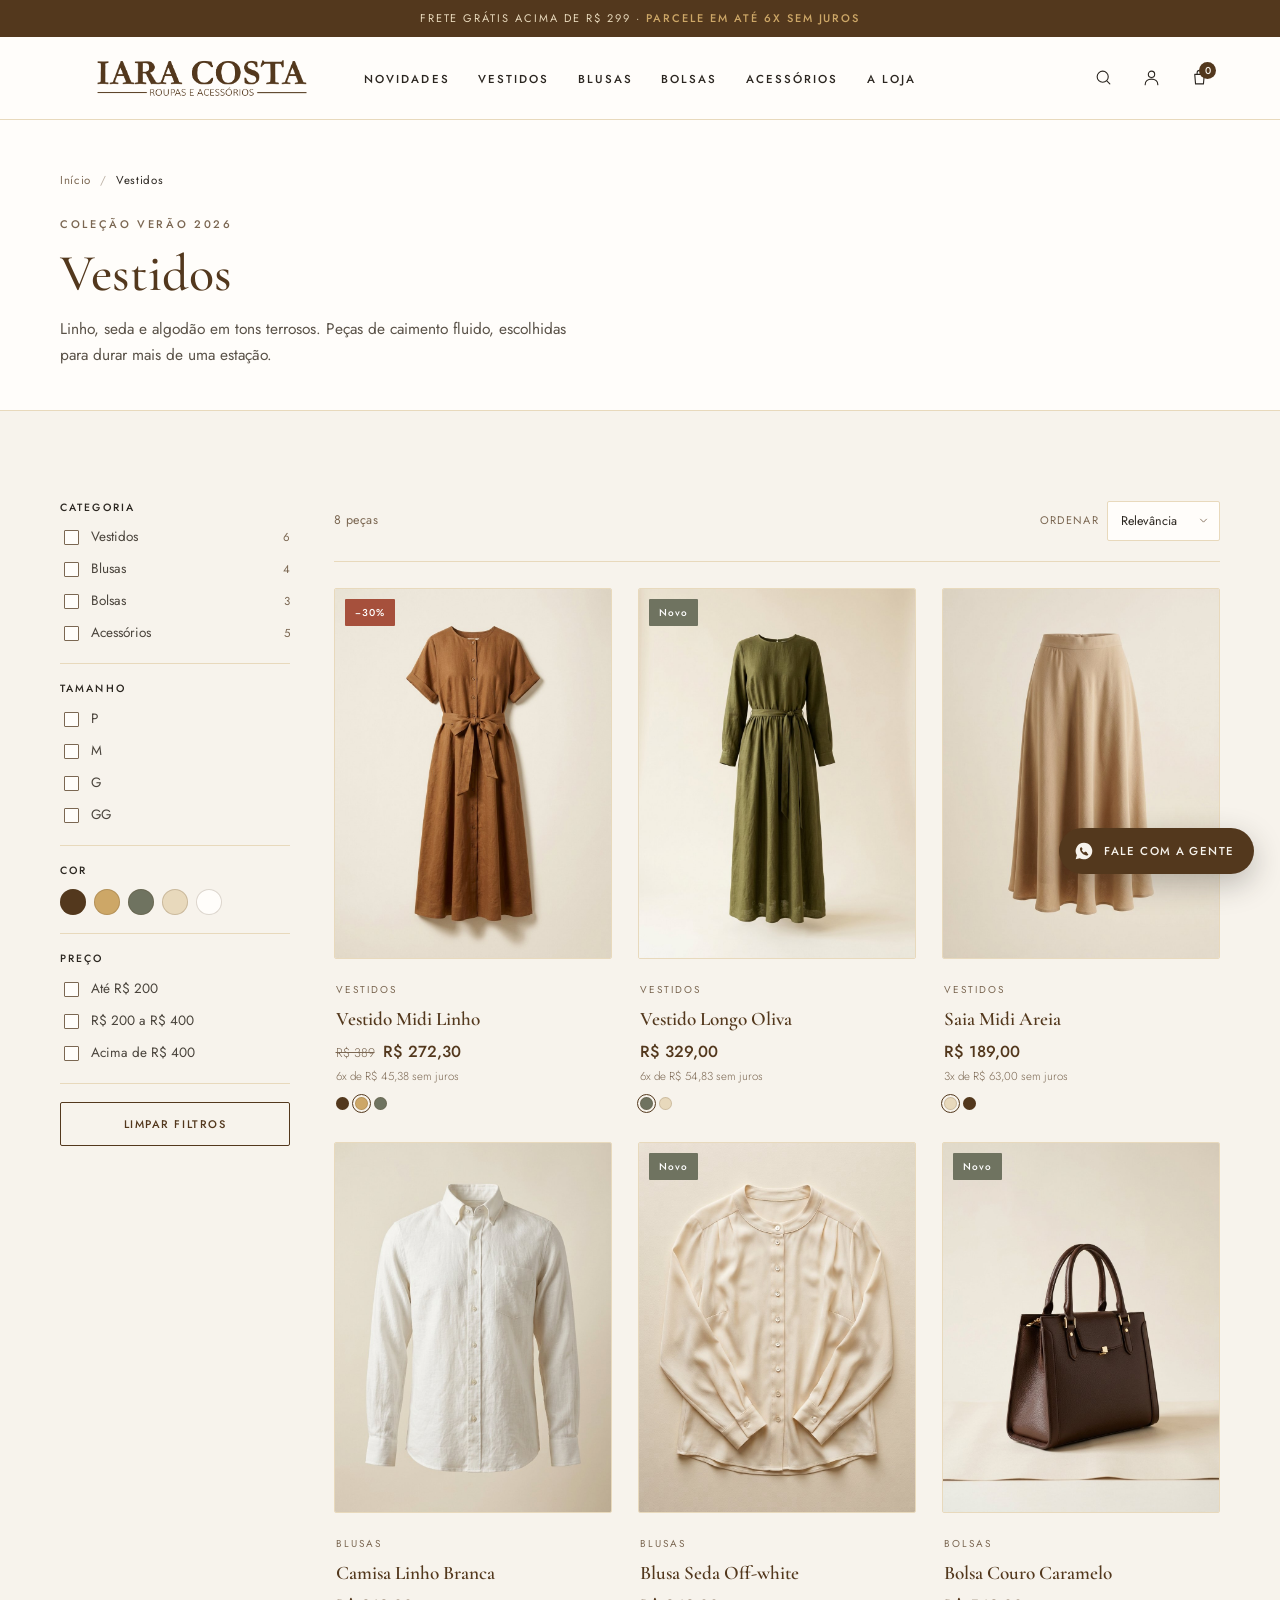
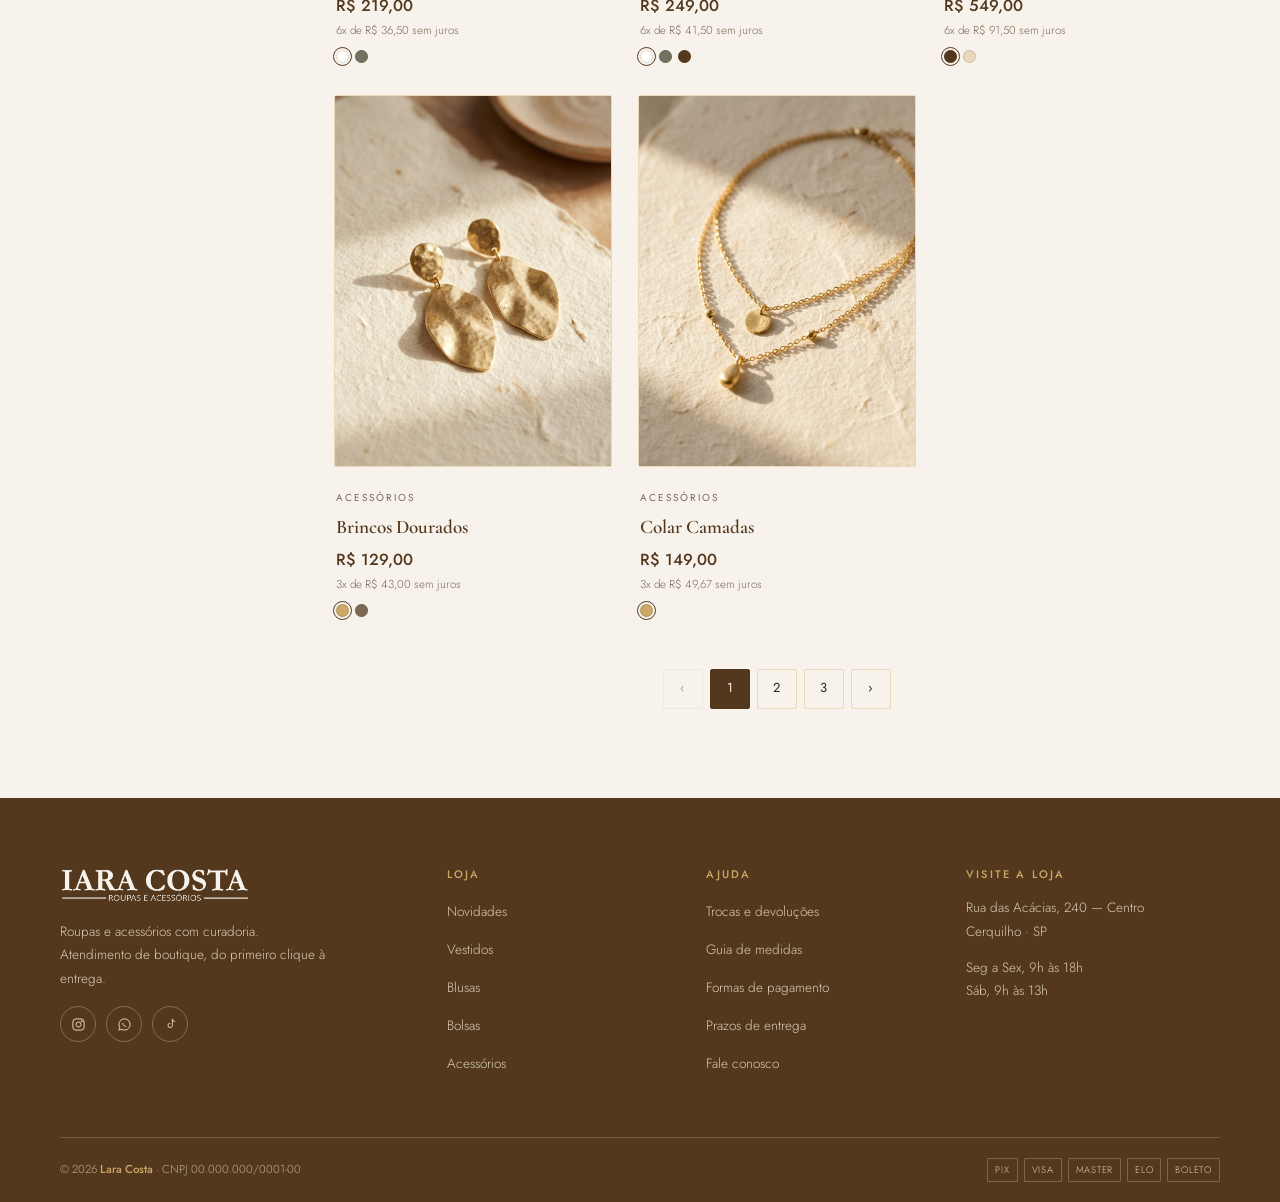
<file: site/loja.html>
<!DOCTYPE html>
<html lang="pt-BR">
<head>
<meta charset="UTF-8">
<meta name="viewport" content="width=device-width, initial-scale=1">
<title>Vestidos — Lara Costa</title>
<meta name="description" content="Vestidos com curadoria: linho, seda e algodão em tons terrosos. Do P ao GG. Frete grátis acima de R$ 299.">
<meta name="theme-color" content="#53381D">
<link rel="preconnect" href="https://fonts.googleapis.com">
<link rel="preconnect" href="https://fonts.gstatic.com" crossorigin>
<link href="https://fonts.googleapis.com/css2?family=Cormorant+Garamond:ital,wght@0,400;0,500;0,600;1,400&family=Jost:wght@300;400;500&display=swap" rel="stylesheet">
<link rel="stylesheet" href="assets/css/estilo.css">
</head>
<body>

<a class="skip" href="#conteudo">Ir para o conteúdo</a>

<div class="anuncio">Frete grátis acima de R$ 299 · <b>Parcele em até 6x sem juros</b></div>

<header class="header" id="header">
  <div class="wrap">
    <div class="header__barra">
      <button class="icone burger" aria-label="Abrir menu" aria-expanded="false" aria-controls="gaveta">
        <svg viewBox="0 0 24 24" aria-hidden="true"><path d="M3 6h18M3 12h18M3 18h18"/></svg>
      </button>

      <a href="index.html" class="header__logo" aria-label="Lara Costa — página inicial">
        <img src="assets/img/logo-marrom.png" alt="Lara Costa — Roupas e Acessórios" width="2684" height="473">
      </a>

      <nav class="header__nav" aria-label="Menu principal">
        <ul>
          <li><a href="loja.html?f=novidades">Novidades</a></li>
          <li><a href="loja.html?f=vestidos">Vestidos</a></li>
          <li><a href="loja.html?f=blusas">Blusas</a></li>
          <li><a href="loja.html?f=bolsas">Bolsas</a></li>
          <li><a href="loja.html?f=acessorios">Acessórios</a></li>
          <li><a href="a-loja.html">A loja</a></li>
        </ul>
      </nav>

      <div class="header__acoes">
        <button class="icone" aria-label="Buscar">
          <svg viewBox="0 0 24 24" aria-hidden="true"><circle cx="11" cy="11" r="7"/><path d="m20 20-3.5-3.5"/></svg>
        </button>
        <button class="icone" aria-label="Minha conta">
          <svg viewBox="0 0 24 24" aria-hidden="true"><circle cx="12" cy="8" r="4"/><path d="M4 21c0-4.4 3.6-7 8-7s8 2.6 8 7"/></svg>
        </button>
        <a href="sacola.html" class="icone" aria-label="Sacola de compras">
          <svg viewBox="0 0 24 24" aria-hidden="true"><path d="M6 8h12l-1 12H7L6 8Z"/><path d="M9 8V6a3 3 0 0 1 6 0v2"/></svg>
          <span class="badge" aria-hidden="true" hidden>0</span>
        </a>
      </div>
    </div>
  </div>
</header>

<div class="gaveta" id="gaveta" role="dialog" aria-modal="true" aria-label="Menu">
  <div class="gaveta__veu"></div>
  <div class="gaveta__painel">
    <div class="gaveta__topo">
      <img src="assets/img/logo-marrom.png" alt="Lara Costa" width="2684" height="473">
      <button class="icone gaveta__fechar" aria-label="Fechar menu">
        <svg viewBox="0 0 24 24" aria-hidden="true"><path d="M6 6l12 12M18 6 6 18"/></svg>
      </button>
    </div>
    <nav aria-label="Menu mobile">
      <a href="loja.html?f=novidades">Novidades</a>
      <a href="loja.html?f=vestidos">Vestidos</a>
      <a href="loja.html?f=blusas">Blusas</a>
      <a href="loja.html?f=bolsas">Bolsas</a>
      <a href="loja.html?f=acessorios">Acessórios</a>
      <a href="a-loja.html">A loja</a>
    </nav>
    <div class="gaveta__rodape">
      <a href="#" class="btn">Falar no WhatsApp</a>
    </div>
  </div>
</div>

<main id="conteudo">

  <div class="topo-pagina">
    <div class="wrap">
      <nav class="migalha" aria-label="Você está em">
        <a href="index.html">Início</a><i>/</i>
        <span aria-current="page">Vestidos</span>
      </nav>
      <span class="eyebrow">Coleção Verão 2026</span>
      <h1>Vestidos</h1>
      <p>Linho, seda e algodão em tons terrosos. Peças de caimento fluido, escolhidas para durar mais de uma estação.</p>
    </div>
  </div>

  <div class="wrap">
    <div class="loja-grid">

      <!-- FILTROS -->
      <aside class="filtros" aria-label="Filtros">
        <div class="filtros__grupo">
          <h3>Categoria</h3>
          <ul>
            <li><label><input type="checkbox" value="vestidos"> Vestidos <span class="cont">6</span></label></li>
            <li><label><input type="checkbox" value="blusas"> Blusas <span class="cont">4</span></label></li>
            <li><label><input type="checkbox" value="bolsas"> Bolsas <span class="cont">3</span></label></li>
            <li><label><input type="checkbox" value="acessorios"> Acessórios <span class="cont">5</span></label></li>
          </ul>
        </div>

        <div class="filtros__grupo">
          <h3>Tamanho</h3>
          <ul>
            <li><label><input type="checkbox" value="p"> P</label></li>
            <li><label><input type="checkbox" value="m"> M</label></li>
            <li><label><input type="checkbox" value="g"> G</label></li>
            <li><label><input type="checkbox" value="gg"> GG</label></li>
          </ul>
        </div>

        <div class="filtros__grupo">
          <h3>Cor</h3>
          <div class="filtros__cores">
            <button data-cor="marrom" style="background:#53381D" aria-pressed="false" aria-label="Marrom"></button>
            <button data-cor="caramelo" style="background:#CDA767" aria-pressed="false" aria-label="Caramelo"></button>
            <button data-cor="oliva" style="background:#6F7360" aria-pressed="false" aria-label="Oliva"></button>
            <button data-cor="areia" style="background:#E8D9BC" aria-pressed="false" aria-label="Areia"></button>
            <button data-cor="off" style="background:#FFFDFA" aria-pressed="false" aria-label="Off-white"></button>
          </div>
        </div>

        <div class="filtros__grupo">
          <h3>Preço</h3>
          <ul>
            <li><label><input type="checkbox" value="faixa1"> Até R$ 200</label></li>
            <li><label><input type="checkbox" value="faixa2"> R$ 200 a R$ 400</label></li>
            <li><label><input type="checkbox" value="faixa3"> Acima de R$ 400</label></li>
          </ul>
        </div>

        <button class="btn btn--ghost" id="limpar" style="width:100%;padding:12px;font-size:11px">Limpar filtros</button>
      </aside>

      <!-- LISTAGEM -->
      <div>
        <div class="loja-barra">
          <span class="loja-barra__cont">12 peças</span>
          <div style="display:flex;gap:12px;align-items:center">
            <button class="btn btn--ghost" id="abrir-filtros" aria-expanded="false" style="padding:11px 18px;font-size:11px">Filtros</button>
            <label class="ordenar" for="ordenar">
              Ordenar
              <select id="ordenar">
                <option value="padrao">Relevância</option>
                <option value="novidades">Novidades</option>
                <option value="menor">Menor preço</option>
                <option value="maior">Maior preço</option>
              </select>
            </label>
          </div>
        </div>

        <div class="produtos produtos--loja">

          <article class="produto revela" data-nome="vestido midi linho caramelo" data-preco="272.30" data-novo="1" data-cat="vestidos" data-cor="caramelo">
            <div class="produto__foto">
              <span class="selo">−30%</span>
              <button class="produto__fav" aria-label="Favoritar Vestido Midi Linho" aria-pressed="false">
                <svg viewBox="0 0 24 24" aria-hidden="true"><path d="M12 20s-7-4.4-7-9.4A4.6 4.6 0 0 1 12 7a4.6 4.6 0 0 1 7 3.6c0 5-7 9.4-7 9.4Z"/></svg>
              </button>
              <a href="produto.html" class="produto__link" aria-label="Ver Vestido Midi Linho Caramelo">
                <img src="assets/img/prod-vestido.jpg" alt="Vestido Midi Linho Caramelo" width="896" height="1200" loading="lazy">
              </a>
            </div>
            <div class="produto__info">
              <span class="produto__cat">Vestidos</span>
              <h3>Vestido Midi Linho</h3>
              <div class="produto__preco"><s>R$ 389</s> R$ 272,30</div>
              <div class="produto__parcela">6x de R$ 45,38 sem juros</div>
              <div class="cores"><i style="background:#53381D"></i><i class="ativo" style="background:#CDA767"></i><i style="background:#6F7360"></i></div>
            </div>
          </article>

          <article class="produto revela" data-nome="vestido longo oliva" data-preco="329.00" data-novo="1" data-cat="vestidos" data-cor="oliva">
            <div class="produto__foto">
              <span class="selo selo--novo">Novo</span>
              <button class="produto__fav" aria-label="Favoritar Vestido Longo Oliva" aria-pressed="false">
                <svg viewBox="0 0 24 24" aria-hidden="true"><path d="M12 20s-7-4.4-7-9.4A4.6 4.6 0 0 1 12 7a4.6 4.6 0 0 1 7 3.6c0 5-7 9.4-7 9.4Z"/></svg>
              </button>
              <a href="produto.html" class="produto__link" aria-label="Ver Vestido Longo Oliva">
                <img src="assets/img/prod-vestido-oliva.jpg" alt="Vestido longo de linho oliva" width="896" height="1200" loading="lazy">
              </a>
            </div>
            <div class="produto__info">
              <span class="produto__cat">Vestidos</span>
              <h3>Vestido Longo Oliva</h3>
              <div class="produto__preco">R$ 329,00</div>
              <div class="produto__parcela">6x de R$ 54,83 sem juros</div>
              <div class="cores"><i class="ativo" style="background:#6F7360"></i><i style="background:#E8D9BC"></i></div>
            </div>
          </article>

          <article class="produto revela" data-nome="saia midi areia" data-preco="189.00" data-novo="0" data-cat="vestidos" data-cor="areia">
            <div class="produto__foto">
              <button class="produto__fav" aria-label="Favoritar Saia Midi Areia" aria-pressed="false">
                <svg viewBox="0 0 24 24" aria-hidden="true"><path d="M12 20s-7-4.4-7-9.4A4.6 4.6 0 0 1 12 7a4.6 4.6 0 0 1 7 3.6c0 5-7 9.4-7 9.4Z"/></svg>
              </button>
              <a href="produto.html" class="produto__link" aria-label="Ver Saia Midi Areia">
                <img src="assets/img/prod-saia.jpg" alt="Saia midi em tom areia" width="896" height="1200" loading="lazy">
              </a>
            </div>
            <div class="produto__info">
              <span class="produto__cat">Vestidos</span>
              <h3>Saia Midi Areia</h3>
              <div class="produto__preco">R$ 189,00</div>
              <div class="produto__parcela">3x de R$ 63,00 sem juros</div>
              <div class="cores"><i class="ativo" style="background:#E8D9BC"></i><i style="background:#53381D"></i></div>
            </div>
          </article>

          <article class="produto revela" data-nome="camisa linho branca" data-preco="219.00" data-novo="0" data-cat="blusas" data-cor="off">
            <div class="produto__foto">
              <button class="produto__fav" aria-label="Favoritar Camisa Linho Branca" aria-pressed="false">
                <svg viewBox="0 0 24 24" aria-hidden="true"><path d="M12 20s-7-4.4-7-9.4A4.6 4.6 0 0 1 12 7a4.6 4.6 0 0 1 7 3.6c0 5-7 9.4-7 9.4Z"/></svg>
              </button>
              <a href="produto.html" class="produto__link" aria-label="Ver Camisa Linho Branca">
                <img src="assets/img/prod-camisa.jpg" alt="Camisa de linho branca" width="896" height="1200" loading="lazy">
              </a>
            </div>
            <div class="produto__info">
              <span class="produto__cat">Blusas</span>
              <h3>Camisa Linho Branca</h3>
              <div class="produto__preco">R$ 219,00</div>
              <div class="produto__parcela">6x de R$ 36,50 sem juros</div>
              <div class="cores"><i class="ativo" style="background:#FFFDFA"></i><i style="background:#6F7360"></i></div>
            </div>
          </article>

          <article class="produto revela" data-nome="blusa seda off white" data-preco="249.00" data-novo="1" data-cat="blusas" data-cor="off">
            <div class="produto__foto">
              <span class="selo selo--novo">Novo</span>
              <button class="produto__fav" aria-label="Favoritar Blusa Seda Off-white" aria-pressed="false">
                <svg viewBox="0 0 24 24" aria-hidden="true"><path d="M12 20s-7-4.4-7-9.4A4.6 4.6 0 0 1 12 7a4.6 4.6 0 0 1 7 3.6c0 5-7 9.4-7 9.4Z"/></svg>
              </button>
              <a href="produto.html" class="produto__link" aria-label="Ver Blusa Seda Off-white">
                <img src="assets/img/prod-blusa.jpg" alt="Blusa de seda off-white" width="896" height="1200" loading="lazy">
              </a>
            </div>
            <div class="produto__info">
              <span class="produto__cat">Blusas</span>
              <h3>Blusa Seda Off-white</h3>
              <div class="produto__preco">R$ 249,00</div>
              <div class="produto__parcela">6x de R$ 41,50 sem juros</div>
              <div class="cores"><i class="ativo" style="background:#FFFDFA"></i><i style="background:#6F7360"></i><i style="background:#53381D"></i></div>
            </div>
          </article>

          <article class="produto revela" data-nome="bolsa couro caramelo" data-preco="549.00" data-novo="1" data-cat="bolsas" data-cor="marrom">
            <div class="produto__foto">
              <span class="selo selo--novo">Novo</span>
              <button class="produto__fav" aria-label="Favoritar Bolsa Couro Caramelo" aria-pressed="false">
                <svg viewBox="0 0 24 24" aria-hidden="true"><path d="M12 20s-7-4.4-7-9.4A4.6 4.6 0 0 1 12 7a4.6 4.6 0 0 1 7 3.6c0 5-7 9.4-7 9.4Z"/></svg>
              </button>
              <a href="produto.html" class="produto__link" aria-label="Ver Bolsa Couro Caramelo">
                <img src="assets/img/prod-bolsa.jpg" alt="Bolsa em couro chocolate" width="896" height="1200" loading="lazy">
              </a>
            </div>
            <div class="produto__info">
              <span class="produto__cat">Bolsas</span>
              <h3>Bolsa Couro Caramelo</h3>
              <div class="produto__preco">R$ 549,00</div>
              <div class="produto__parcela">6x de R$ 91,50 sem juros</div>
              <div class="cores"><i class="ativo" style="background:#53381D"></i><i style="background:#E8D9BC"></i></div>
            </div>
          </article>

          <article class="produto revela" data-nome="brincos dourados" data-preco="129.00" data-novo="0" data-cat="acessorios" data-cor="caramelo">
            <div class="produto__foto">
              <button class="produto__fav" aria-label="Favoritar Brincos Dourados" aria-pressed="false">
                <svg viewBox="0 0 24 24" aria-hidden="true"><path d="M12 20s-7-4.4-7-9.4A4.6 4.6 0 0 1 12 7a4.6 4.6 0 0 1 7 3.6c0 5-7 9.4-7 9.4Z"/></svg>
              </button>
              <a href="produto.html" class="produto__link" aria-label="Ver Brincos Dourados">
                <img src="assets/img/prod-brinco.jpg" alt="Brincos dourados artesanais" width="896" height="1200" loading="lazy">
              </a>
            </div>
            <div class="produto__info">
              <span class="produto__cat">Acessórios</span>
              <h3>Brincos Dourados</h3>
              <div class="produto__preco">R$ 129,00</div>
              <div class="produto__parcela">3x de R$ 43,00 sem juros</div>
              <div class="cores"><i class="ativo" style="background:#CDA767"></i><i style="background:#7B6752"></i></div>
            </div>
          </article>

          <article class="produto revela" data-nome="colar camadas" data-preco="149.00" data-novo="0" data-cat="acessorios" data-cor="caramelo">
            <div class="produto__foto">
              <button class="produto__fav" aria-label="Favoritar Colar Camadas" aria-pressed="false">
                <svg viewBox="0 0 24 24" aria-hidden="true"><path d="M12 20s-7-4.4-7-9.4A4.6 4.6 0 0 1 12 7a4.6 4.6 0 0 1 7 3.6c0 5-7 9.4-7 9.4Z"/></svg>
              </button>
              <a href="produto.html" class="produto__link" aria-label="Ver Colar Camadas">
                <img src="assets/img/prod-colar.jpg" alt="Colar dourado em camadas" width="896" height="1200" loading="lazy">
              </a>
            </div>
            <div class="produto__info">
              <span class="produto__cat">Acessórios</span>
              <h3>Colar Camadas</h3>
              <div class="produto__preco">R$ 149,00</div>
              <div class="produto__parcela">3x de R$ 49,67 sem juros</div>
              <div class="cores"><i class="ativo" style="background:#CDA767"></i></div>
            </div>
          </article>

        </div>

        <nav class="paginacao" aria-label="Paginação">
          <span class="off" aria-hidden="true">‹</span>
          <span aria-current="page">1</span>
          <a href="#">2</a>
          <a href="#">3</a>
          <a href="#" aria-label="Próxima página">›</a>
        </nav>
      </div>
    </div>
  </div>
</main>

<footer class="footer">
  <div class="wrap">
    <div class="footer__grid">
      <div>
        <img src="assets/img/logo-creme.png" alt="Lara Costa — Roupas e Acessórios" width="2684" height="473" loading="lazy">
        <p>Roupas e acessórios com curadoria. Atendimento de boutique, do primeiro clique à entrega.</p>
        <div class="footer__sociais">
          <a href="#" aria-label="Instagram">
            <svg viewBox="0 0 24 24" aria-hidden="true"><rect x="3" y="3" width="18" height="18" rx="5"/><circle cx="12" cy="12" r="4"/><circle cx="17.2" cy="6.8" r=".8" fill="currentColor"/></svg>
          </a>
          <a href="#" aria-label="WhatsApp">
            <svg viewBox="0 0 24 24" aria-hidden="true"><path d="M21 12a9 9 0 0 1-13.4 7.8L3 21l1.3-4.4A9 9 0 1 1 21 12Z"/><path d="M9 9.5c0 3 2.5 5.5 5.5 5.5"/></svg>
          </a>
          <a href="#" aria-label="TikTok">
            <svg viewBox="0 0 24 24" aria-hidden="true"><path d="M15 3v10.5a3.5 3.5 0 1 1-3.5-3.5"/><path d="M15 3c.5 2.6 2 4 4.5 4.3"/></svg>
          </a>
        </div>
      </div>
      <div>
        <h4>Loja</h4>
        <ul>
          <li><a href="loja.html?f=novidades">Novidades</a></li>
          <li><a href="loja.html?f=vestidos">Vestidos</a></li>
          <li><a href="loja.html?f=blusas">Blusas</a></li>
          <li><a href="loja.html?f=bolsas">Bolsas</a></li>
          <li><a href="loja.html?f=acessorios">Acessórios</a></li>
        </ul>
      </div>
      <div>
        <h4>Ajuda</h4>
        <ul>
          <li><a href="#">Trocas e devoluções</a></li>
          <li><a href="#">Guia de medidas</a></li>
          <li><a href="#">Formas de pagamento</a></li>
          <li><a href="#">Prazos de entrega</a></li>
          <li><a href="#">Fale conosco</a></li>
        </ul>
      </div>
      <div>
        <h4>Visite a loja</h4>
        <p>Rua das Acácias, 240 — Centro<br>Cerquilho · SP</p>
        <p>Seg a Sex, 9h às 18h<br>Sáb, 9h às 13h</p>
      </div>
    </div>
    <div class="footer__base">
      <span>© 2026 <b>Lara Costa</b> · CNPJ 00.000.000/0001-00</span>
      <div class="pagamentos">
        <span>Pix</span><span>Visa</span><span>Master</span><span>Elo</span><span>Boleto</span>
      </div>
    </div>
  </div>
</footer>

<a href="#" class="zap" aria-label="Falar no WhatsApp">
  <svg viewBox="0 0 24 24" aria-hidden="true"><path d="M12 2a10 10 0 0 0-8.6 15.1L2 22l5-1.3A10 10 0 1 0 12 2Zm5.3 14.1c-.2.6-1.2 1.2-1.9 1.2-1.6.1-3.9-1-5.6-2.6-1.5-1.5-2.7-3.6-2.6-5.2 0-.7.6-1.7 1.2-1.9.3-.1.7-.1.9.1.2.2.8 1.4.9 1.6.1.2 0 .5-.1.7l-.6.7c-.1.2-.2.4 0 .6.4.7 1.6 2 2.4 2.4.2.1.4.1.6-.1l.7-.7c.2-.2.4-.2.7-.1.3.1 1.4.7 1.6.8.2.2.2.5.1.8Z"/></svg>
  <span>Fale com a gente</span>
</a>

<script src="assets/js/catalogo.js"></script>
<script src="assets/js/carrinho.js"></script>
<script src="assets/js/loja.js"></script>
</body>
</html>
</file>
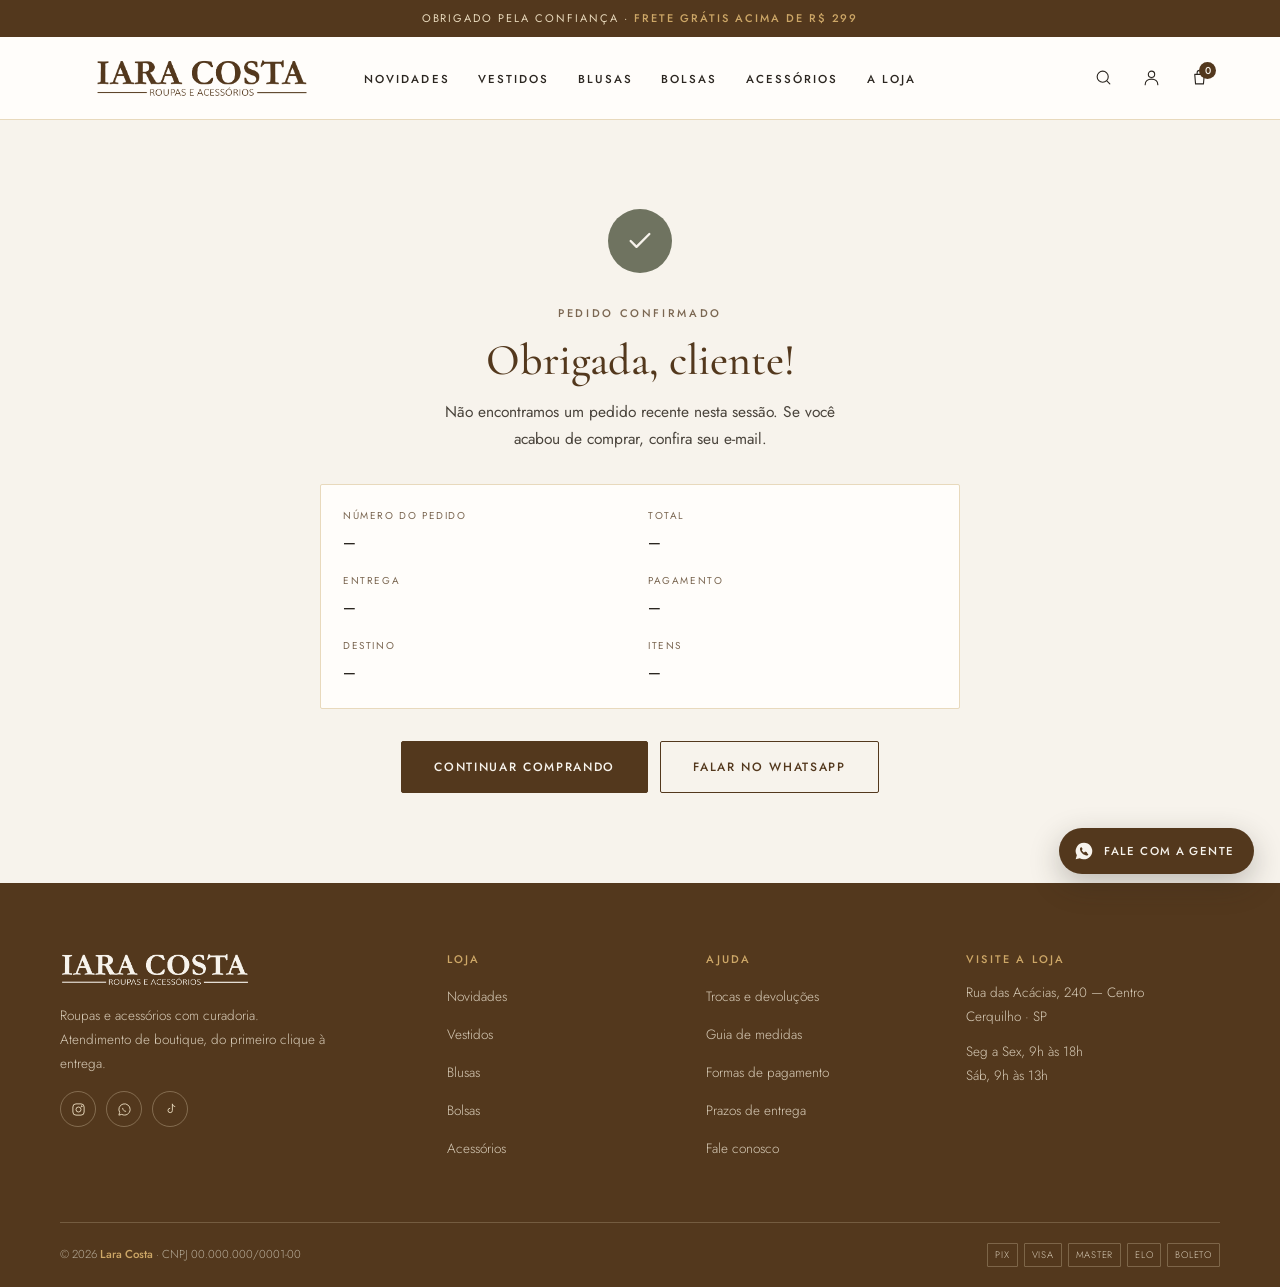
<file: site/obrigado.html>
<!DOCTYPE html>
<html lang="pt-BR">
<head>
<meta charset="UTF-8">
<meta name="viewport" content="width=device-width, initial-scale=1">
<title>Pedido confirmado — Lara Costa</title>
<meta name="robots" content="noindex">
<meta name="theme-color" content="#53381D">
<link rel="preconnect" href="https://fonts.googleapis.com">
<link rel="preconnect" href="https://fonts.gstatic.com" crossorigin>
<link href="https://fonts.googleapis.com/css2?family=Cormorant+Garamond:ital,wght@0,400;0,500;0,600;1,400&family=Jost:wght@300;400;500&display=swap" rel="stylesheet">
<link rel="stylesheet" href="assets/css/estilo.css">
</head>
<body>

<a class="skip" href="#conteudo">Ir para o conteúdo</a>

<div class="anuncio">Obrigado pela confiança · <b>Frete grátis acima de R$ 299</b></div>

<header class="header" id="header">
  <div class="wrap">
    <div class="header__barra">
      <button class="icone burger" aria-label="Abrir menu" aria-expanded="false" aria-controls="gaveta">
        <svg viewBox="0 0 24 24" aria-hidden="true"><path d="M3 6h18M3 12h18M3 18h18"/></svg>
      </button>

      <a href="index.html" class="header__logo" aria-label="Lara Costa — página inicial">
        <img src="assets/img/logo-marrom.png" alt="Lara Costa — Roupas e Acessórios" width="2684" height="473">
      </a>

      <nav class="header__nav" aria-label="Menu principal">
        <ul>
          <li><a href="loja.html?f=novidades">Novidades</a></li>
          <li><a href="loja.html?f=vestidos">Vestidos</a></li>
          <li><a href="loja.html?f=blusas">Blusas</a></li>
          <li><a href="loja.html?f=bolsas">Bolsas</a></li>
          <li><a href="loja.html?f=acessorios">Acessórios</a></li>
          <li><a href="a-loja.html">A loja</a></li>
        </ul>
      </nav>

      <div class="header__acoes">
        <button class="icone" aria-label="Buscar">
          <svg viewBox="0 0 24 24" aria-hidden="true"><circle cx="11" cy="11" r="7"/><path d="m20 20-3.5-3.5"/></svg>
        </button>
        <button class="icone" aria-label="Minha conta">
          <svg viewBox="0 0 24 24" aria-hidden="true"><circle cx="12" cy="8" r="4"/><path d="M4 21c0-4.4 3.6-7 8-7s8 2.6 8 7"/></svg>
        </button>
        <a href="sacola.html" class="icone" aria-label="Sacola de compras">
          <svg viewBox="0 0 24 24" aria-hidden="true"><path d="M6 8h12l-1 12H7L6 8Z"/><path d="M9 8V6a3 3 0 0 1 6 0v2"/></svg>
          <span class="badge" aria-hidden="true" hidden>0</span>
        </a>
      </div>
    </div>
  </div>
</header>

<!-- MENU MOBILE -->
<div class="gaveta" id="gaveta" role="dialog" aria-modal="true" aria-label="Menu">
  <div class="gaveta__veu"></div>
  <div class="gaveta__painel">
    <div class="gaveta__topo">
      <img src="assets/img/logo-marrom.png" alt="Lara Costa" width="2684" height="473">
      <button class="icone gaveta__fechar" aria-label="Fechar menu">
        <svg viewBox="0 0 24 24" aria-hidden="true"><path d="M6 6l12 12M18 6 6 18"/></svg>
      </button>
    </div>
    <nav aria-label="Menu mobile">
      <a href="loja.html?f=novidades">Novidades</a>
      <a href="loja.html?f=vestidos">Vestidos</a>
      <a href="loja.html?f=blusas">Blusas</a>
      <a href="loja.html?f=bolsas">Bolsas</a>
      <a href="loja.html?f=acessorios">Acessórios</a>
      <a href="a-loja.html">A loja</a>
    </nav>
    <div class="gaveta__rodape">
      <a href="#" class="btn">Falar no WhatsApp</a>
    </div>
  </div>
</div>

<main id="conteudo">
  <div class="wrap">
    <div class="confirmacao">
      <div class="confirmacao__check">
        <svg viewBox="0 0 24 24" aria-hidden="true"><path d="m4 12 5 5L20 6"/></svg>
      </div>
      <span class="eyebrow">Pedido confirmado</span>
      <h1>Obrigada, <span id="nome-cliente">cliente</span>!</h1>
      <p id="texto-confirmacao">Recebemos seu pedido e já começamos a separar as peças. Você vai receber o código de rastreio por e-mail e WhatsApp.</p>

      <div class="confirmacao__dados">
        <div><span>Número do pedido</span><b id="d-numero">—</b></div>
        <div><span>Total</span><b id="d-total">—</b></div>
        <div><span>Entrega</span><b id="d-entrega">—</b></div>
        <div><span>Pagamento</span><b id="d-pagamento">—</b></div>
        <div><span>Destino</span><b id="d-destino">—</b></div>
        <div><span>Itens</span><b id="d-itens">—</b></div>
      </div>

      <div style="display:flex;gap:12px;justify-content:center;flex-wrap:wrap">
        <a href="loja.html" class="btn">Continuar comprando</a>
        <a href="#" class="btn btn--ghost">Falar no WhatsApp</a>
      </div>
    </div>
  </div>
</main>

<footer class="footer">
  <div class="wrap">
    <div class="footer__grid">
      <div>
        <img src="assets/img/logo-creme.png" alt="Lara Costa — Roupas e Acessórios" width="2684" height="473" loading="lazy">
        <p>Roupas e acessórios com curadoria. Atendimento de boutique, do primeiro clique à entrega.</p>
        <div class="footer__sociais">
          <a href="#" aria-label="Instagram">
            <svg viewBox="0 0 24 24" aria-hidden="true"><rect x="3" y="3" width="18" height="18" rx="5"/><circle cx="12" cy="12" r="4"/><circle cx="17.2" cy="6.8" r=".8" fill="currentColor"/></svg>
          </a>
          <a href="#" aria-label="WhatsApp">
            <svg viewBox="0 0 24 24" aria-hidden="true"><path d="M21 12a9 9 0 0 1-13.4 7.8L3 21l1.3-4.4A9 9 0 1 1 21 12Z"/><path d="M9 9.5c0 3 2.5 5.5 5.5 5.5"/></svg>
          </a>
          <a href="#" aria-label="TikTok">
            <svg viewBox="0 0 24 24" aria-hidden="true"><path d="M15 3v10.5a3.5 3.5 0 1 1-3.5-3.5"/><path d="M15 3c.5 2.6 2 4 4.5 4.3"/></svg>
          </a>
        </div>
      </div>
      <div>
        <h4>Loja</h4>
        <ul>
          <li><a href="loja.html?f=novidades">Novidades</a></li>
          <li><a href="loja.html?f=vestidos">Vestidos</a></li>
          <li><a href="loja.html?f=blusas">Blusas</a></li>
          <li><a href="loja.html?f=bolsas">Bolsas</a></li>
          <li><a href="loja.html?f=acessorios">Acessórios</a></li>
        </ul>
      </div>
      <div>
        <h4>Ajuda</h4>
        <ul>
          <li><a href="#">Trocas e devoluções</a></li>
          <li><a href="#">Guia de medidas</a></li>
          <li><a href="#">Formas de pagamento</a></li>
          <li><a href="#">Prazos de entrega</a></li>
          <li><a href="#">Fale conosco</a></li>
        </ul>
      </div>
      <div>
        <h4>Visite a loja</h4>
        <p>Rua das Acácias, 240 — Centro<br>Cerquilho · SP</p>
        <p>Seg a Sex, 9h às 18h<br>Sáb, 9h às 13h</p>
      </div>
    </div>
    <div class="footer__base">
      <span>© 2026 <b>Lara Costa</b> · CNPJ 00.000.000/0001-00</span>
      <div class="pagamentos">
        <span>Pix</span><span>Visa</span><span>Master</span><span>Elo</span><span>Boleto</span>
      </div>
    </div>
  </div>
</footer>

<a href="#" class="zap" aria-label="Falar no WhatsApp">
  <svg viewBox="0 0 24 24" aria-hidden="true"><path d="M12 2a10 10 0 0 0-8.6 15.1L2 22l5-1.3A10 10 0 1 0 12 2Zm5.3 14.1c-.2.6-1.2 1.2-1.9 1.2-1.6.1-3.9-1-5.6-2.6-1.5-1.5-2.7-3.6-2.6-5.2 0-.7.6-1.7 1.2-1.9.3-.1.7-.1.9.1.2.2.8 1.4.9 1.6.1.2 0 .5-.1.7l-.6.7c-.1.2-.2.4 0 .6.4.7 1.6 2 2.4 2.4.2.1.4.1.6-.1l.7-.7c.2-.2.4-.2.7-.1.3.1 1.4.7 1.6.8.2.2.2.5.1.8Z"/></svg>
  <span>Fale com a gente</span>
</a>


<script src="assets/js/catalogo.js"></script>
<script src="assets/js/carrinho.js"></script>
<script src="assets/js/loja.js"></script>
<script>
(function () {
  var brl = function (n) { return n.toLocaleString('pt-BR', {style:'currency',currency:'BRL'}); };
  var nomesEntrega = { sedex:'Sedex · 3 a 5 dias úteis', pac:'PAC · 7 a 10 dias úteis', retirada:'Retirada na loja' };
  var nomesPag = { pix:'Pix', cartao:'Cartão de crédito', boleto:'Boleto bancário' };

  try {
    var p = JSON.parse(sessionStorage.getItem('lc_pedido') || 'null');
    if (!p) {
      document.getElementById('texto-confirmacao').textContent =
        'Não encontramos um pedido recente nesta sessão. Se você acabou de comprar, confira seu e-mail.';
      return;
    }
    var primeiro = (p.nome || '').split(' ')[0];
    document.getElementById('nome-cliente').textContent = primeiro || 'cliente';
    document.getElementById('d-numero').textContent = p.numero;
    document.getElementById('d-total').textContent = brl(p.total);
    document.getElementById('d-entrega').textContent = nomesEntrega[p.entrega] || p.entrega;
    document.getElementById('d-pagamento').textContent = nomesPag[p.pagamento] || p.pagamento;
    document.getElementById('d-destino').textContent = p.cidade + (p.uf ? ' · ' + p.uf : '');
    document.getElementById('d-itens').textContent = p.itens + (p.itens === 1 ? ' peça' : ' peças');
  } catch (e) {}
})();
</script>
</body>
</html>
</file>
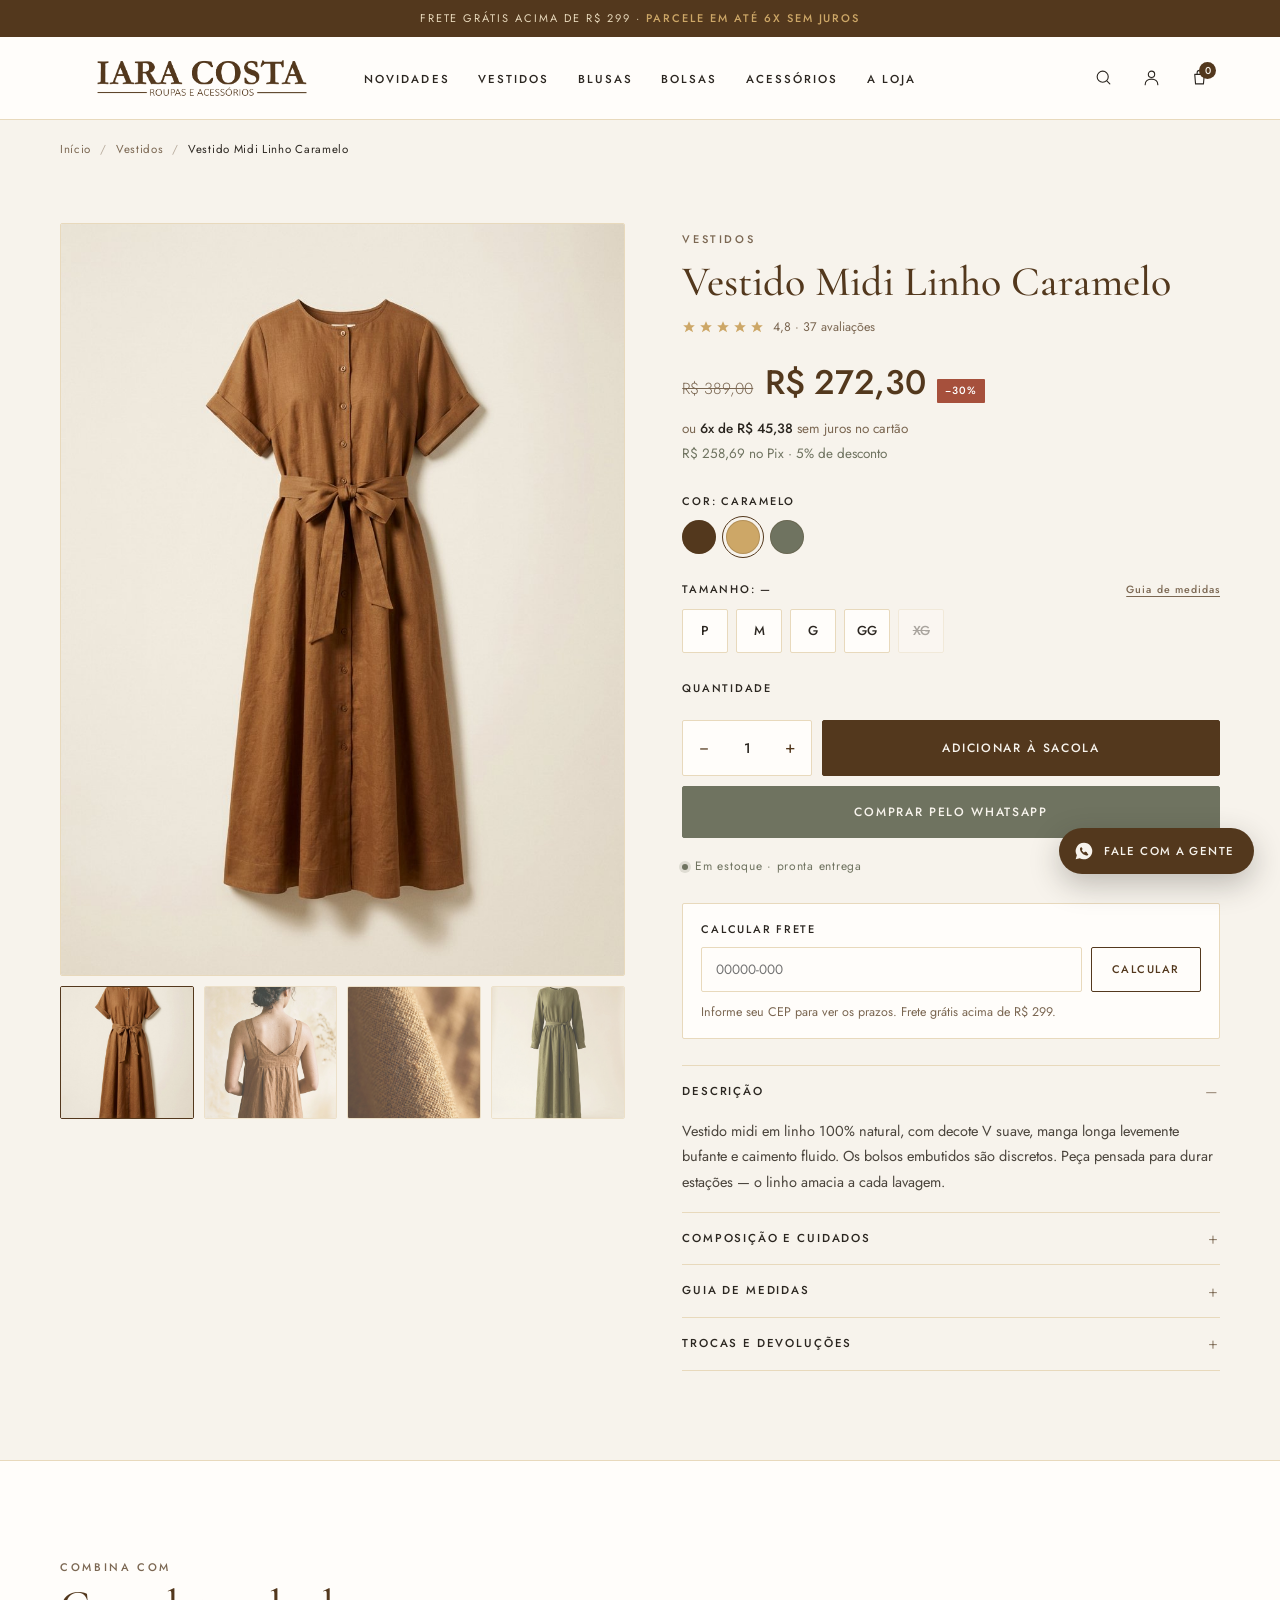
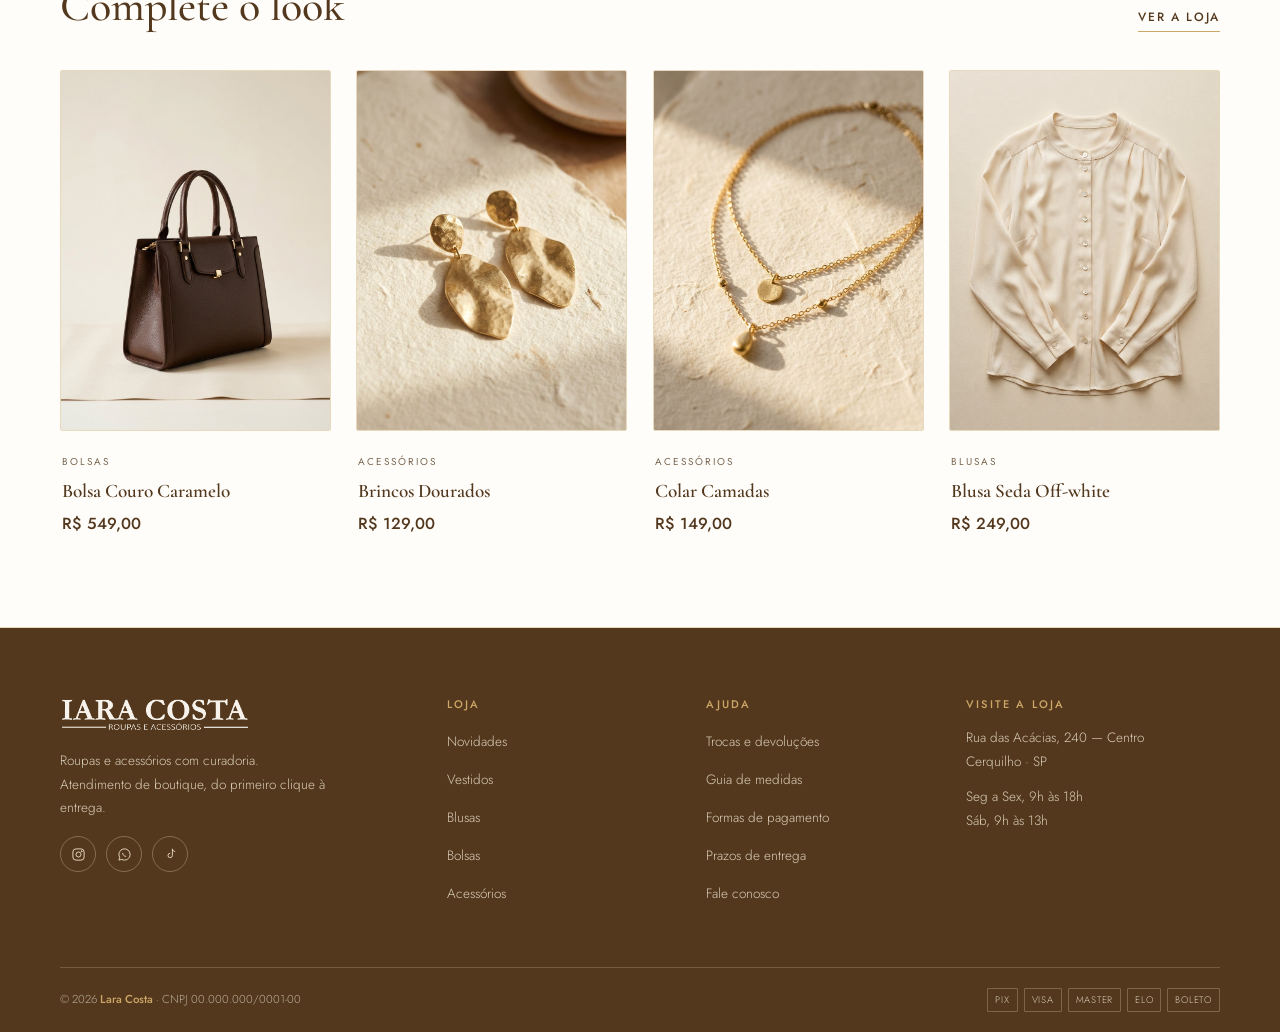
<file: site/produto.html>
<!DOCTYPE html>
<html lang="pt-BR">
<head>
<meta charset="UTF-8">
<meta name="viewport" content="width=device-width, initial-scale=1">
<title>Vestido Midi Linho Caramelo — Lara Costa</title>
<meta name="description" content="Vestido midi em linho caramelo, com caimento fluido e bolsos embutidos. Tecido natural que respira. Tamanhos P ao GG.">
<meta name="theme-color" content="#53381D">
<meta property="og:title" content="Vestido Midi Linho Caramelo — Lara Costa">
<meta property="og:image" content="assets/img/prod-vestido.jpg">
<link rel="preconnect" href="https://fonts.googleapis.com">
<link rel="preconnect" href="https://fonts.gstatic.com" crossorigin>
<link href="https://fonts.googleapis.com/css2?family=Cormorant+Garamond:ital,wght@0,400;0,500;0,600;1,400&family=Jost:wght@300;400;500&display=swap" rel="stylesheet">
<link rel="stylesheet" href="assets/css/estilo.css">
<script type="application/ld+json">
{
  "@context":"https://schema.org",
  "@type":"Product",
  "name":"Vestido Midi Linho Caramelo",
  "image":["assets/img/prod-vestido.jpg"],
  "description":"Vestido midi em linho caramelo com caimento fluido.",
  "brand":{"@type":"Brand","name":"Lara Costa"},
  "offers":{
    "@type":"Offer",
    "price":"272.30",
    "priceCurrency":"BRL",
    "availability":"https://schema.org/InStock"
  }
}
</script>
</head>
<body data-produto="vestido-midi-linho">

<a class="skip" href="#conteudo">Ir para o conteúdo</a>

<div class="anuncio">Frete grátis acima de R$ 299 · <b>Parcele em até 6x sem juros</b></div>

<header class="header" id="header">
  <div class="wrap">
    <div class="header__barra">
      <button class="icone burger" aria-label="Abrir menu" aria-expanded="false" aria-controls="gaveta">
        <svg viewBox="0 0 24 24" aria-hidden="true"><path d="M3 6h18M3 12h18M3 18h18"/></svg>
      </button>

      <a href="index.html" class="header__logo" aria-label="Lara Costa — página inicial">
        <img src="assets/img/logo-marrom.png" alt="Lara Costa — Roupas e Acessórios" width="2684" height="473">
      </a>

      <nav class="header__nav" aria-label="Menu principal">
        <ul>
          <li><a href="loja.html?f=novidades">Novidades</a></li>
          <li><a href="loja.html?f=vestidos">Vestidos</a></li>
          <li><a href="loja.html?f=blusas">Blusas</a></li>
          <li><a href="loja.html?f=bolsas">Bolsas</a></li>
          <li><a href="loja.html?f=acessorios">Acessórios</a></li>
          <li><a href="a-loja.html">A loja</a></li>
        </ul>
      </nav>

      <div class="header__acoes">
        <button class="icone" aria-label="Buscar">
          <svg viewBox="0 0 24 24" aria-hidden="true"><circle cx="11" cy="11" r="7"/><path d="m20 20-3.5-3.5"/></svg>
        </button>
        <button class="icone" aria-label="Minha conta">
          <svg viewBox="0 0 24 24" aria-hidden="true"><circle cx="12" cy="8" r="4"/><path d="M4 21c0-4.4 3.6-7 8-7s8 2.6 8 7"/></svg>
        </button>
        <a href="sacola.html" class="icone" aria-label="Sacola de compras">
          <svg viewBox="0 0 24 24" aria-hidden="true"><path d="M6 8h12l-1 12H7L6 8Z"/><path d="M9 8V6a3 3 0 0 1 6 0v2"/></svg>
          <span class="badge" aria-hidden="true" hidden>0</span>
        </a>
      </div>
    </div>
  </div>
</header>

<!-- MENU MOBILE -->
<div class="gaveta" id="gaveta" role="dialog" aria-modal="true" aria-label="Menu">
  <div class="gaveta__veu"></div>
  <div class="gaveta__painel">
    <div class="gaveta__topo">
      <img src="assets/img/logo-marrom.png" alt="Lara Costa" width="2684" height="473">
      <button class="icone gaveta__fechar" aria-label="Fechar menu">
        <svg viewBox="0 0 24 24" aria-hidden="true"><path d="M6 6l12 12M18 6 6 18"/></svg>
      </button>
    </div>
    <nav aria-label="Menu mobile">
      <a href="loja.html?f=novidades">Novidades</a>
      <a href="loja.html?f=vestidos">Vestidos</a>
      <a href="loja.html?f=blusas">Blusas</a>
      <a href="loja.html?f=bolsas">Bolsas</a>
      <a href="loja.html?f=acessorios">Acessórios</a>
      <a href="a-loja.html">A loja</a>
    </nav>
    <div class="gaveta__rodape">
      <a href="#" class="btn">Falar no WhatsApp</a>
    </div>
  </div>
</div>

<main id="conteudo">
  <div class="wrap">
    <nav class="migalha" aria-label="Você está em">
      <a href="index.html">Início</a><i>/</i>
      <a href="loja.html?f=vestidos">Vestidos</a><i>/</i>
      <span aria-current="page">Vestido Midi Linho Caramelo</span>
    </nav>
  </div>

  <div class="wrap">
    <div class="pdp">

      <!-- GALERIA -->
      <div class="galeria">
        <div class="galeria__principal">
          <img src="assets/img/prod-vestido.jpg" alt="Vestido Midi Linho Caramelo visto de frente" width="896" height="1200">
        </div>
        <div class="galeria__minis" role="tablist" aria-label="Fotos do produto">
          <button aria-selected="true" role="tab" aria-label="Foto 1: frente">
            <img src="assets/img/prod-vestido.jpg" alt="Frente" width="896" height="1200" loading="lazy">
          </button>
          <button aria-selected="false" role="tab" aria-label="Foto 2: costas">
            <img src="assets/img/det-vestido-costas.jpg" alt="Costas" width="896" height="1200" loading="lazy">
          </button>
          <button aria-selected="false" role="tab" aria-label="Foto 3: textura do tecido">
            <img src="assets/img/det-vestido-textura.jpg" alt="Textura do linho" width="896" height="1200" loading="lazy">
          </button>
          <button aria-selected="false" role="tab" aria-label="Foto 4: versão oliva">
            <img src="assets/img/prod-vestido-oliva.jpg" alt="Versão oliva" width="896" height="1200" loading="lazy">
          </button>
        </div>
      </div>

      <!-- INFORMAÇÕES -->
      <div class="pdp__info">
        <span class="eyebrow">Vestidos</span>
        <h1>Vestido Midi Linho Caramelo</h1>

        <div class="pdp__avaliacao">
          <div class="estrelas" aria-label="4,8 de 5 estrelas">
            <svg viewBox="0 0 24 24" aria-hidden="true"><path d="m12 2 3 7h7l-5.5 4.5L19 21l-7-4.4L5 21l2.5-7.5L2 9h7z"/></svg>
            <svg viewBox="0 0 24 24" aria-hidden="true"><path d="m12 2 3 7h7l-5.5 4.5L19 21l-7-4.4L5 21l2.5-7.5L2 9h7z"/></svg>
            <svg viewBox="0 0 24 24" aria-hidden="true"><path d="m12 2 3 7h7l-5.5 4.5L19 21l-7-4.4L5 21l2.5-7.5L2 9h7z"/></svg>
            <svg viewBox="0 0 24 24" aria-hidden="true"><path d="m12 2 3 7h7l-5.5 4.5L19 21l-7-4.4L5 21l2.5-7.5L2 9h7z"/></svg>
            <svg viewBox="0 0 24 24" aria-hidden="true"><path d="m12 2 3 7h7l-5.5 4.5L19 21l-7-4.4L5 21l2.5-7.5L2 9h7z"/></svg>
          </div>
          <span>4,8 · 37 avaliações</span>
        </div>

        <div class="pdp__preco">
          <s>R$ 389,00</s>
          <strong>R$ 272,30</strong>
          <span class="off">−30%</span>
        </div>
        <div class="pdp__parcela">ou <b>6x de R$ 45,38</b> sem juros no cartão</div>
        <div class="pdp__pix">R$ 258,69 no Pix · 5% de desconto</div>

        <!-- COR -->
        <div class="campo-grupo">
          <div class="campo-grupo__rot">
            <span>Cor: <span id="cor-escolhida">Caramelo</span></span>
          </div>
          <div class="cores-pdp" role="group" aria-label="Escolha a cor">
            <button class="cor-pdp" data-cor="Marrom" style="background:#53381D" aria-pressed="false" aria-label="Marrom"></button>
            <button class="cor-pdp" data-cor="Caramelo" style="background:#CDA767" aria-pressed="true" aria-label="Caramelo"></button>
            <button class="cor-pdp" data-cor="Oliva" style="background:#6F7360" aria-pressed="false" aria-label="Oliva"></button>
          </div>
        </div>

        <!-- TAMANHO -->
        <div class="campo-grupo">
          <div class="campo-grupo__rot">
            <span>Tamanho: <span id="tam-escolhido">—</span></span>
            <a href="#medidas">Guia de medidas</a>
          </div>
          <div class="tamanhos" role="group" aria-label="Escolha o tamanho">
            <button class="tam" data-tam="P" aria-pressed="false">P</button>
            <button class="tam" data-tam="M" aria-pressed="false">M</button>
            <button class="tam" data-tam="G" aria-pressed="false">G</button>
            <button class="tam" data-tam="GG" aria-pressed="false">GG</button>
            <button class="tam" data-tam="XG" aria-pressed="false" disabled title="Esgotado">XG</button>
          </div>
        </div>

        <!-- QUANTIDADE + COMPRA -->
        <div class="campo-grupo">
          <div class="campo-grupo__rot"><span>Quantidade</span></div>
          <div class="acoes-compra">
            <div class="qtd">
              <button id="qtd-menos" aria-label="Diminuir quantidade">−</button>
              <input id="qtd" type="number" value="1" min="1" max="9" inputmode="numeric" aria-label="Quantidade">
              <button id="qtd-mais" aria-label="Aumentar quantidade">+</button>
            </div>
            <button class="btn btn--bloco" id="comprar">Adicionar à sacola</button>
          </div>
          <button class="btn btn--zap">Comprar pelo WhatsApp</button>
        </div>

        <div class="estoque">Em estoque · pronta entrega</div>

        <!-- FRETE -->
        <div class="frete">
          <form id="form-frete" novalidate>
            <div class="campo-grupo__rot" style="margin-bottom:9px"><span>Calcular frete</span></div>
            <div class="frete__linha">
              <label for="cep" class="skip">CEP</label>
              <input id="cep" type="text" placeholder="00000-000" inputmode="numeric" autocomplete="postal-code" maxlength="9">
              <button type="submit" class="btn btn--ghost">Calcular</button>
            </div>
          </form>
          <div class="frete__res">Informe seu CEP para ver os prazos. Frete grátis acima de R$ 299.</div>
        </div>

        <!-- ACORDEÃO -->
        <div class="acordeao">
          <details open>
            <summary>Descrição</summary>
            <div class="acordeao__corpo">
              Vestido midi em linho 100% natural, com decote V suave, manga longa levemente bufante e caimento fluido. Os bolsos embutidos são discretos. Peça pensada para durar estações — o linho amacia a cada lavagem.
            </div>
          </details>

          <details>
            <summary>Composição e cuidados</summary>
            <div class="acordeao__corpo">
              <ul>
                <li>100% linho</li>
                <li>Lavar à mão em água fria ou ciclo delicado</li>
                <li>Não usar alvejante</li>
                <li>Secar à sombra · passar em temperatura média</li>
                <li>Modelagem: caimento reto, cintura solta</li>
              </ul>
            </div>
          </details>

          <details id="medidas">
            <summary>Guia de medidas</summary>
            <div class="acordeao__corpo">
              <p style="margin:0 0 6px">Medidas da peça (cm):</p>
              <table class="medidas">
                <thead>
                  <tr><th>Tam</th><th>Busto</th><th>Cintura</th><th>Quadril</th><th>Comp.</th></tr>
                </thead>
                <tbody>
                  <tr><td>P</td><td>92</td><td>88</td><td>104</td><td>118</td></tr>
                  <tr><td>M</td><td>96</td><td>92</td><td>108</td><td>120</td></tr>
                  <tr><td>G</td><td>100</td><td>96</td><td>112</td><td>122</td></tr>
                  <tr><td>GG</td><td>104</td><td>100</td><td>116</td><td>124</td></tr>
                </tbody>
              </table>
              <p style="margin:10px 0 0;font-size:13px;opacity:.8">Entre P e M? Escolha o maior para caimento fluido.</p>
            </div>
          </details>

          <details>
            <summary>Trocas e devoluções</summary>
            <div class="acordeao__corpo">
              Você tem 30 dias para trocar ou devolver, sem precisar justificar. A primeira troca é por nossa conta — basta chamar no WhatsApp que enviamos a etiqueta.
            </div>
          </details>
        </div>
      </div>
    </div>
  </div>

  <!-- COMBINA COM -->
  <section class="secao secao--areia">
    <div class="wrap">
      <div class="sec-head revela">
        <div>
          <span class="eyebrow">Combina com</span>
          <h2>Complete o look</h2>
        </div>
        <a href="loja.html" class="link-seta">Ver a loja</a>
      </div>

      <div class="produtos">
        <article class="produto revela">
          <div class="produto__foto">
            <button class="produto__fav" aria-label="Favoritar Bolsa Couro Caramelo">
              <svg viewBox="0 0 24 24" aria-hidden="true"><path d="M12 20s-7-4.4-7-9.4A4.6 4.6 0 0 1 12 7a4.6 4.6 0 0 1 7 3.6c0 5-7 9.4-7 9.4Z"/></svg>
            </button>
            <a href="produto.html" class="produto__link" aria-label="Ver Bolsa Couro Caramelo">
              <img src="assets/img/prod-bolsa.jpg" alt="Bolsa em couro chocolate" width="896" height="1200" loading="lazy">
            </a>
          </div>
          <div class="produto__info">
            <span class="produto__cat">Bolsas</span>
            <h3>Bolsa Couro Caramelo</h3>
            <div class="produto__preco">R$ 549,00</div>
          </div>
        </article>

        <article class="produto revela">
          <div class="produto__foto">
            <button class="produto__fav" aria-label="Favoritar Brincos Dourados">
              <svg viewBox="0 0 24 24" aria-hidden="true"><path d="M12 20s-7-4.4-7-9.4A4.6 4.6 0 0 1 12 7a4.6 4.6 0 0 1 7 3.6c0 5-7 9.4-7 9.4Z"/></svg>
            </button>
            <a href="produto.html" class="produto__link" aria-label="Ver Brincos Dourados">
              <img src="assets/img/prod-brinco.jpg" alt="Brincos dourados artesanais" width="896" height="1200" loading="lazy">
            </a>
          </div>
          <div class="produto__info">
            <span class="produto__cat">Acessórios</span>
            <h3>Brincos Dourados</h3>
            <div class="produto__preco">R$ 129,00</div>
          </div>
        </article>

        <article class="produto revela">
          <div class="produto__foto">
            <button class="produto__fav" aria-label="Favoritar Colar Camadas">
              <svg viewBox="0 0 24 24" aria-hidden="true"><path d="M12 20s-7-4.4-7-9.4A4.6 4.6 0 0 1 12 7a4.6 4.6 0 0 1 7 3.6c0 5-7 9.4-7 9.4Z"/></svg>
            </button>
            <a href="produto.html" class="produto__link" aria-label="Ver Colar Camadas">
              <img src="assets/img/prod-colar.jpg" alt="Colar dourado em camadas" width="896" height="1200" loading="lazy">
            </a>
          </div>
          <div class="produto__info">
            <span class="produto__cat">Acessórios</span>
            <h3>Colar Camadas</h3>
            <div class="produto__preco">R$ 149,00</div>
          </div>
        </article>

        <article class="produto revela">
          <div class="produto__foto">
            <button class="produto__fav" aria-label="Favoritar Blusa Seda Off-white">
              <svg viewBox="0 0 24 24" aria-hidden="true"><path d="M12 20s-7-4.4-7-9.4A4.6 4.6 0 0 1 12 7a4.6 4.6 0 0 1 7 3.6c0 5-7 9.4-7 9.4Z"/></svg>
            </button>
            <a href="produto.html" class="produto__link" aria-label="Ver Blusa Seda Off-white">
              <img src="assets/img/prod-blusa.jpg" alt="Blusa de seda off-white" width="896" height="1200" loading="lazy">
            </a>
          </div>
          <div class="produto__info">
            <span class="produto__cat">Blusas</span>
            <h3>Blusa Seda Off-white</h3>
            <div class="produto__preco">R$ 249,00</div>
          </div>
        </article>
      </div>
    </div>
  </section>
</main>

<footer class="footer">
  <div class="wrap">
    <div class="footer__grid">
      <div>
        <img src="assets/img/logo-creme.png" alt="Lara Costa — Roupas e Acessórios" width="2684" height="473" loading="lazy">
        <p>Roupas e acessórios com curadoria. Atendimento de boutique, do primeiro clique à entrega.</p>
        <div class="footer__sociais">
          <a href="#" aria-label="Instagram">
            <svg viewBox="0 0 24 24" aria-hidden="true"><rect x="3" y="3" width="18" height="18" rx="5"/><circle cx="12" cy="12" r="4"/><circle cx="17.2" cy="6.8" r=".8" fill="currentColor"/></svg>
          </a>
          <a href="#" aria-label="WhatsApp">
            <svg viewBox="0 0 24 24" aria-hidden="true"><path d="M21 12a9 9 0 0 1-13.4 7.8L3 21l1.3-4.4A9 9 0 1 1 21 12Z"/><path d="M9 9.5c0 3 2.5 5.5 5.5 5.5"/></svg>
          </a>
          <a href="#" aria-label="TikTok">
            <svg viewBox="0 0 24 24" aria-hidden="true"><path d="M15 3v10.5a3.5 3.5 0 1 1-3.5-3.5"/><path d="M15 3c.5 2.6 2 4 4.5 4.3"/></svg>
          </a>
        </div>
      </div>
      <div>
        <h4>Loja</h4>
        <ul>
          <li><a href="loja.html?f=novidades">Novidades</a></li>
          <li><a href="loja.html?f=vestidos">Vestidos</a></li>
          <li><a href="loja.html?f=blusas">Blusas</a></li>
          <li><a href="loja.html?f=bolsas">Bolsas</a></li>
          <li><a href="loja.html?f=acessorios">Acessórios</a></li>
        </ul>
      </div>
      <div>
        <h4>Ajuda</h4>
        <ul>
          <li><a href="#">Trocas e devoluções</a></li>
          <li><a href="#">Guia de medidas</a></li>
          <li><a href="#">Formas de pagamento</a></li>
          <li><a href="#">Prazos de entrega</a></li>
          <li><a href="#">Fale conosco</a></li>
        </ul>
      </div>
      <div>
        <h4>Visite a loja</h4>
        <p>Rua das Acácias, 240 — Centro<br>Cerquilho · SP</p>
        <p>Seg a Sex, 9h às 18h<br>Sáb, 9h às 13h</p>
      </div>
    </div>
    <div class="footer__base">
      <span>© 2026 <b>Lara Costa</b> · CNPJ 00.000.000/0001-00</span>
      <div class="pagamentos">
        <span>Pix</span><span>Visa</span><span>Master</span><span>Elo</span><span>Boleto</span>
      </div>
    </div>
  </div>
</footer>

<a href="#" class="zap" aria-label="Falar no WhatsApp">
  <svg viewBox="0 0 24 24" aria-hidden="true"><path d="M12 2a10 10 0 0 0-8.6 15.1L2 22l5-1.3A10 10 0 1 0 12 2Zm5.3 14.1c-.2.6-1.2 1.2-1.9 1.2-1.6.1-3.9-1-5.6-2.6-1.5-1.5-2.7-3.6-2.6-5.2 0-.7.6-1.7 1.2-1.9.3-.1.7-.1.9.1.2.2.8 1.4.9 1.6.1.2 0 .5-.1.7l-.6.7c-.1.2-.2.4 0 .6.4.7 1.6 2 2.4 2.4.2.1.4.1.6-.1l.7-.7c.2-.2.4-.2.7-.1.3.1 1.4.7 1.6.8.2.2.2.5.1.8Z"/></svg>
  <span>Fale com a gente</span>
</a>

<script src="assets/js/catalogo.js"></script>
<script src="assets/js/carrinho.js"></script>
<script src="assets/js/loja.js"></script>
</body>
</html>
</file>
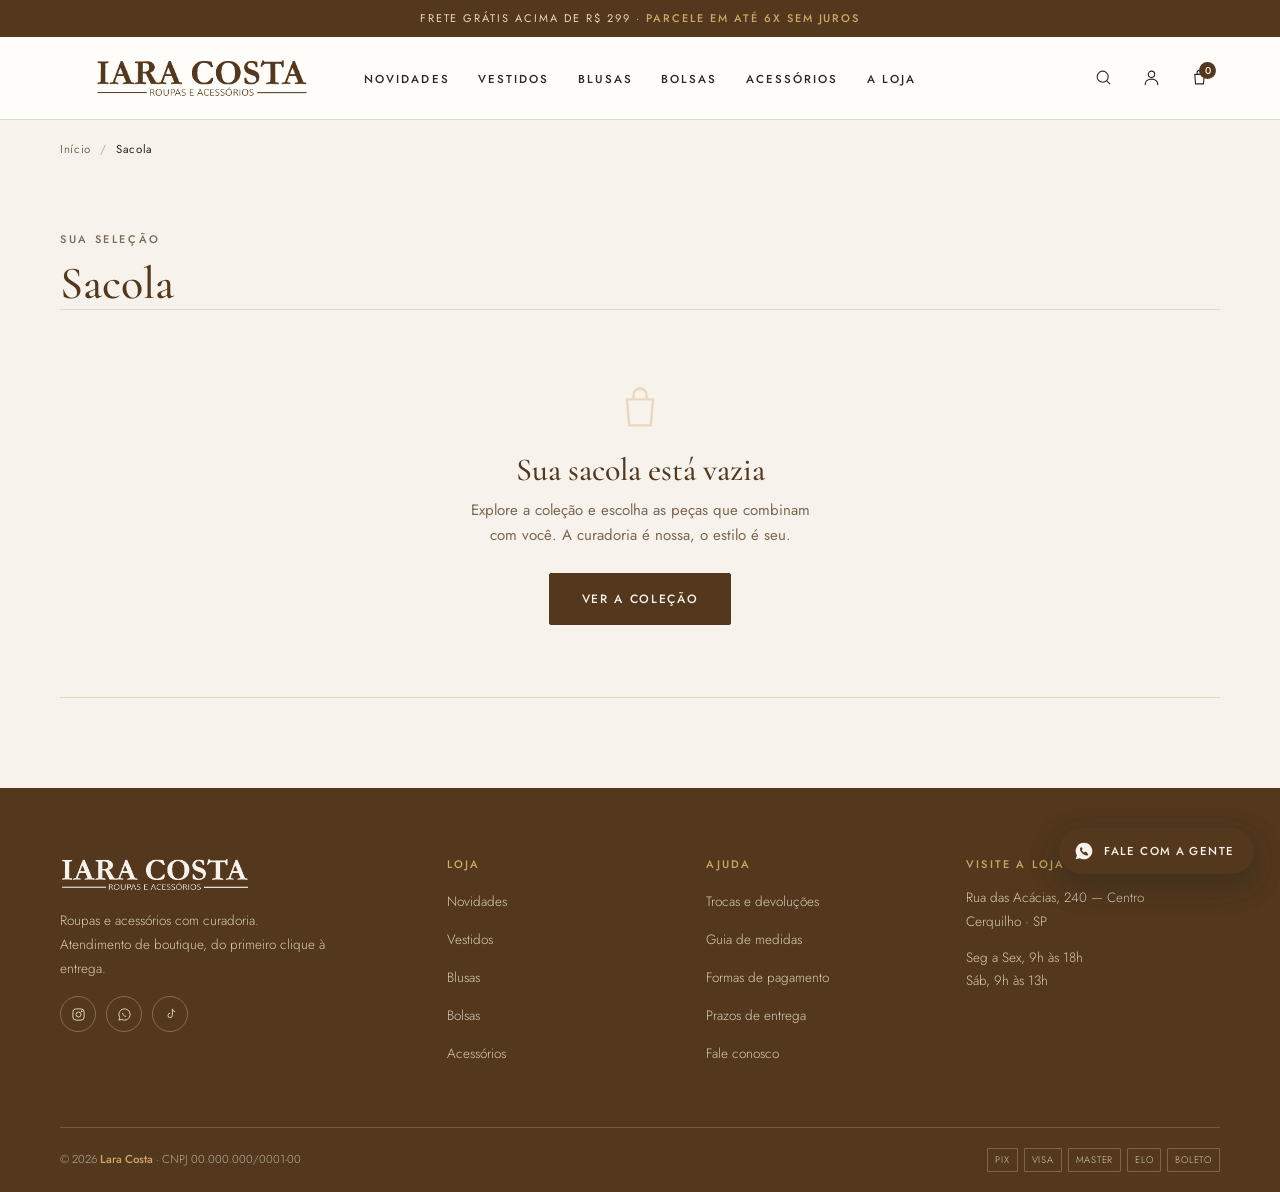
<file: site/sacola.html>
<!DOCTYPE html>
<html lang="pt-BR">
<head>
<meta charset="UTF-8">
<meta name="viewport" content="width=device-width, initial-scale=1">
<title>Sacola — Lara Costa</title>
<meta name="description" content="Sua sacola de compras Lara Costa.">
<meta name="robots" content="noindex">
<meta name="theme-color" content="#53381D">
<link rel="preconnect" href="https://fonts.googleapis.com">
<link rel="preconnect" href="https://fonts.gstatic.com" crossorigin>
<link href="https://fonts.googleapis.com/css2?family=Cormorant+Garamond:ital,wght@0,400;0,500;0,600;1,400&family=Jost:wght@300;400;500&display=swap" rel="stylesheet">
<link rel="stylesheet" href="assets/css/estilo.css">
</head>
<body>

<a class="skip" href="#conteudo">Ir para o conteúdo</a>

<div class="anuncio">Frete grátis acima de R$ 299 · <b>Parcele em até 6x sem juros</b></div>

<header class="header" id="header">
  <div class="wrap">
    <div class="header__barra">
      <button class="icone burger" aria-label="Abrir menu" aria-expanded="false" aria-controls="gaveta">
        <svg viewBox="0 0 24 24" aria-hidden="true"><path d="M3 6h18M3 12h18M3 18h18"/></svg>
      </button>

      <a href="index.html" class="header__logo" aria-label="Lara Costa — página inicial">
        <img src="assets/img/logo-marrom.png" alt="Lara Costa — Roupas e Acessórios" width="2684" height="473">
      </a>

      <nav class="header__nav" aria-label="Menu principal">
        <ul>
          <li><a href="loja.html?f=novidades">Novidades</a></li>
          <li><a href="loja.html?f=vestidos">Vestidos</a></li>
          <li><a href="loja.html?f=blusas">Blusas</a></li>
          <li><a href="loja.html?f=bolsas">Bolsas</a></li>
          <li><a href="loja.html?f=acessorios">Acessórios</a></li>
          <li><a href="a-loja.html">A loja</a></li>
        </ul>
      </nav>

      <div class="header__acoes">
        <button class="icone" aria-label="Buscar">
          <svg viewBox="0 0 24 24" aria-hidden="true"><circle cx="11" cy="11" r="7"/><path d="m20 20-3.5-3.5"/></svg>
        </button>
        <button class="icone" aria-label="Minha conta">
          <svg viewBox="0 0 24 24" aria-hidden="true"><circle cx="12" cy="8" r="4"/><path d="M4 21c0-4.4 3.6-7 8-7s8 2.6 8 7"/></svg>
        </button>
        <a href="sacola.html" class="icone" aria-label="Sacola de compras">
          <svg viewBox="0 0 24 24" aria-hidden="true"><path d="M6 8h12l-1 12H7L6 8Z"/><path d="M9 8V6a3 3 0 0 1 6 0v2"/></svg>
          <span class="badge" aria-hidden="true" hidden>0</span>
        </a>
      </div>
    </div>
  </div>
</header>

<!-- MENU MOBILE -->
<div class="gaveta" id="gaveta" role="dialog" aria-modal="true" aria-label="Menu">
  <div class="gaveta__veu"></div>
  <div class="gaveta__painel">
    <div class="gaveta__topo">
      <img src="assets/img/logo-marrom.png" alt="Lara Costa" width="2684" height="473">
      <button class="icone gaveta__fechar" aria-label="Fechar menu">
        <svg viewBox="0 0 24 24" aria-hidden="true"><path d="M6 6l12 12M18 6 6 18"/></svg>
      </button>
    </div>
    <nav aria-label="Menu mobile">
      <a href="loja.html?f=novidades">Novidades</a>
      <a href="loja.html?f=vestidos">Vestidos</a>
      <a href="loja.html?f=blusas">Blusas</a>
      <a href="loja.html?f=bolsas">Bolsas</a>
      <a href="loja.html?f=acessorios">Acessórios</a>
      <a href="a-loja.html">A loja</a>
    </nav>
    <div class="gaveta__rodape">
      <a href="#" class="btn">Falar no WhatsApp</a>
    </div>
  </div>
</div>

<main id="conteudo">

  <div class="wrap">
    <nav class="migalha" aria-label="Você está em">
      <a href="index.html">Início</a><i>/</i>
      <span aria-current="page">Sacola</span>
    </nav>
  </div>

  <div class="wrap">
    <div class="sacola">
      <span class="eyebrow">Sua seleção</span>
      <h1>Sacola</h1>

      <!-- estado com itens -->
      <div id="sacola-cheia" hidden>
        <div class="progresso-frete">
          <p id="msg-frete"></p>
          <div class="barra"><i id="barra-frete" style="width:0%"></i></div>
        </div>

        <div class="sacola-grade">
          <div>
            <div class="itens" id="lista-itens"></div>
            <p style="margin-top:20px">
              <a href="loja.html" class="link-seta">Continuar comprando</a>
            </p>
          </div>

          <aside class="resumo" aria-label="Resumo da sacola">
            <h2>Resumo</h2>
            <dl>
              <div><dt>Subtotal</dt><dd id="r-subtotal">R$ 0,00</dd></div>
              <div id="linha-economia" hidden><dt>Você economiza</dt><dd class="gratis" id="r-economia">—</dd></div>
              <div id="linha-cupom" hidden><dt id="r-cupom-rotulo">Cupom</dt><dd class="gratis" id="r-cupom">—</dd></div>
              <div><dt>Frete</dt><dd id="r-frete">—</dd></div>
            </dl>

            <div class="resumo__total">
              <span>Total</span>
              <strong id="r-total">R$ 0,00</strong>
            </div>
            <div class="resumo__pix" id="r-pix-box">No Pix: <b id="r-pix">—</b> · 5% de desconto</div>
            <div class="resumo__parcela" id="r-parcela">—</div>

            <a href="checkout.html" class="btn">Finalizar compra</a>

            <div class="cupom">
              <div class="cupom__linha">
                <label for="cupom" class="skip">Cupom de desconto</label>
                <input id="cupom" type="text" placeholder="Cupom de desconto" autocomplete="off">
                <button type="button" class="btn btn--ghost" id="aplicar-cupom">Aplicar</button>
              </div>
              <div class="cupom__msg" id="cupom-msg" role="status" aria-live="polite"></div>
            </div>

            <div class="resumo__seguro">
              <svg viewBox="0 0 24 24" aria-hidden="true"><rect x="4" y="10" width="16" height="10" rx="2"/><path d="M8 10V7a4 4 0 0 1 8 0v3"/></svg>
              Compra segura · dados criptografados
            </div>
            <div class="pag-aceitos">
              <span>Pix</span><span>Visa</span><span>Master</span><span>Elo</span><span>Boleto</span>
            </div>
          </aside>
        </div>
      </div>

      <!-- estado vazio -->
      <div class="vazio" id="sacola-vazia" hidden>
        <svg viewBox="0 0 24 24" aria-hidden="true"><path d="M6 8h12l-1 12H7L6 8Z"/><path d="M9 8V6a3 3 0 0 1 6 0v2"/></svg>
        <h2>Sua sacola está vazia</h2>
        <p>Explore a coleção e escolha as peças que combinam com você. A curadoria é nossa, o estilo é seu.</p>
        <a href="loja.html" class="btn">Ver a coleção</a>
      </div>
    </div>
  </div>
</main>

<footer class="footer">
  <div class="wrap">
    <div class="footer__grid">
      <div>
        <img src="assets/img/logo-creme.png" alt="Lara Costa — Roupas e Acessórios" width="2684" height="473" loading="lazy">
        <p>Roupas e acessórios com curadoria. Atendimento de boutique, do primeiro clique à entrega.</p>
        <div class="footer__sociais">
          <a href="#" aria-label="Instagram">
            <svg viewBox="0 0 24 24" aria-hidden="true"><rect x="3" y="3" width="18" height="18" rx="5"/><circle cx="12" cy="12" r="4"/><circle cx="17.2" cy="6.8" r=".8" fill="currentColor"/></svg>
          </a>
          <a href="#" aria-label="WhatsApp">
            <svg viewBox="0 0 24 24" aria-hidden="true"><path d="M21 12a9 9 0 0 1-13.4 7.8L3 21l1.3-4.4A9 9 0 1 1 21 12Z"/><path d="M9 9.5c0 3 2.5 5.5 5.5 5.5"/></svg>
          </a>
          <a href="#" aria-label="TikTok">
            <svg viewBox="0 0 24 24" aria-hidden="true"><path d="M15 3v10.5a3.5 3.5 0 1 1-3.5-3.5"/><path d="M15 3c.5 2.6 2 4 4.5 4.3"/></svg>
          </a>
        </div>
      </div>
      <div>
        <h4>Loja</h4>
        <ul>
          <li><a href="loja.html?f=novidades">Novidades</a></li>
          <li><a href="loja.html?f=vestidos">Vestidos</a></li>
          <li><a href="loja.html?f=blusas">Blusas</a></li>
          <li><a href="loja.html?f=bolsas">Bolsas</a></li>
          <li><a href="loja.html?f=acessorios">Acessórios</a></li>
        </ul>
      </div>
      <div>
        <h4>Ajuda</h4>
        <ul>
          <li><a href="#">Trocas e devoluções</a></li>
          <li><a href="#">Guia de medidas</a></li>
          <li><a href="#">Formas de pagamento</a></li>
          <li><a href="#">Prazos de entrega</a></li>
          <li><a href="#">Fale conosco</a></li>
        </ul>
      </div>
      <div>
        <h4>Visite a loja</h4>
        <p>Rua das Acácias, 240 — Centro<br>Cerquilho · SP</p>
        <p>Seg a Sex, 9h às 18h<br>Sáb, 9h às 13h</p>
      </div>
    </div>
    <div class="footer__base">
      <span>© 2026 <b>Lara Costa</b> · CNPJ 00.000.000/0001-00</span>
      <div class="pagamentos">
        <span>Pix</span><span>Visa</span><span>Master</span><span>Elo</span><span>Boleto</span>
      </div>
    </div>
  </div>
</footer>

<a href="#" class="zap" aria-label="Falar no WhatsApp">
  <svg viewBox="0 0 24 24" aria-hidden="true"><path d="M12 2a10 10 0 0 0-8.6 15.1L2 22l5-1.3A10 10 0 1 0 12 2Zm5.3 14.1c-.2.6-1.2 1.2-1.9 1.2-1.6.1-3.9-1-5.6-2.6-1.5-1.5-2.7-3.6-2.6-5.2 0-.7.6-1.7 1.2-1.9.3-.1.7-.1.9.1.2.2.8 1.4.9 1.6.1.2 0 .5-.1.7l-.6.7c-.1.2-.2.4 0 .6.4.7 1.6 2 2.4 2.4.2.1.4.1.6-.1l.7-.7c.2-.2.4-.2.7-.1.3.1 1.4.7 1.6.8.2.2.2.5.1.8Z"/></svg>
  <span>Fale com a gente</span>
</a>


<a href="#" class="zap" aria-label="Falar no WhatsApp">
  <svg viewBox="0 0 24 24" aria-hidden="true"><path d="M12 2a10 10 0 0 0-8.6 15.1L2 22l5-1.3A10 10 0 1 0 12 2Zm5.3 14.1c-.2.6-1.2 1.2-1.9 1.2-1.6.1-3.9-1-5.6-2.6-1.5-1.5-2.7-3.6-2.6-5.2 0-.7.6-1.7 1.2-1.9.3-.1.7-.1.9.1.2.2.8 1.4.9 1.6.1.2 0 .5-.1.7l-.6.7c-.1.2-.2.4 0 .6.4.7 1.6 2 2.4 2.4.2.1.4.1.6-.1l.7-.7c.2-.2.4-.2.7-.1.3.1 1.4.7 1.6.8.2.2.2.5.1.8Z"/></svg>
  <span>Fale com a gente</span>
</a>

<script src="assets/js/catalogo.js"></script>
<script src="assets/js/carrinho.js"></script>
<script src="assets/js/pagina-sacola.js"></script>
<script src="assets/js/loja.js"></script>
</body>
</html>
</file>
<file: site/assets/css/estilo.css>
/* ============================================================
   LARA COSTA — Home / protótipo
   Paleta extraída do logotipo e da fachada da loja.
   Tokens prontos para portar ao Elementor (Global Colors/Fonts).
   ============================================================ */

:root{
  /* Cores de marca */
  --lc-marrom:#53381D;
  --lc-oliva:#6F7360;
  --lc-dourado:#CDA767;

  /* Neutros e apoio */
  --lc-creme:#F7F3EC;
  --lc-branco:#FFFDFA;
  --lc-carvao:#2B2620;
  --lc-areia:#E8D9BC;
  --lc-marrom-medio:#7B6752;
  --lc-oliva-esc:#4A4D40;
  --lc-terracota:#A6503C;
  --lc-marrom-hover:#6B4A28;

  /* Tipografia */
  --f-display:"Cormorant Garamond",Georgia,serif;
  --f-corpo:"Jost",system-ui,-apple-system,sans-serif;

  /* Layout */
  --largura:1240px;
  --gap:clamp(18px,2.5vw,32px);
  --secao:clamp(56px,7vw,104px);
}

*,*::before,*::after{box-sizing:border-box}
html{scroll-behavior:smooth;-webkit-text-size-adjust:100%}
body{
  margin:0;background:var(--lc-creme);color:var(--lc-carvao);
  font-family:var(--f-corpo);font-weight:400;font-size:17px;line-height:1.7;
  -webkit-font-smoothing:antialiased;
}
img{max-width:100%;display:block;height:auto}
a{color:inherit;text-decoration:none}
button{font:inherit;cursor:pointer;border:0;background:none;color:inherit}
ul{margin:0;padding:0;list-style:none}

.wrap{max-width:var(--largura);margin:0 auto;padding:0 clamp(20px,4vw,40px)}

/* ---------- Utilidades tipográficas ---------- */
.eyebrow{
  display:inline-block;font-size:11px;font-weight:500;
  letter-spacing:.24em;text-transform:uppercase;color:var(--lc-marrom-medio);
}
h1,h2,h3,h4{text-wrap:balance;font-family:var(--f-display);font-weight:500;color:var(--lc-marrom);margin:0;line-height:1.12}
h2{font-size:clamp(28px,3.6vw,44px)}
h3{font-size:clamp(20px,2vw,24px);font-weight:600;line-height:1.3}
.sec-head{display:flex;align-items:flex-end;justify-content:space-between;gap:24px;margin-bottom:clamp(26px,3vw,40px)}
.sec-head .eyebrow{margin-bottom:6px}
.link-seta{
  font-size:12px;font-weight:500;letter-spacing:.14em;text-transform:uppercase;
  color:var(--lc-marrom);white-space:nowrap;padding-bottom:3px;
  border-bottom:1px solid var(--lc-dourado);transition:.25s;
}
.link-seta:hover{color:var(--lc-marrom-hover);border-color:var(--lc-marrom)}

/* ---------- Botões ---------- */
.btn{
  display:inline-flex;align-items:center;justify-content:center;gap:9px;
  padding:15px 32px;border-radius:2px;border:1px solid var(--lc-marrom);
  background:var(--lc-marrom);color:var(--lc-creme);
  font-size:12px;font-weight:500;letter-spacing:.14em;text-transform:uppercase;
  transition:background .25s,border-color .25s,color .25s,transform .2s;
}
.btn:hover{background:var(--lc-marrom-hover);border-color:var(--lc-marrom-hover);transform:translateY(-1px)}
.btn--ghost{background:transparent;color:var(--lc-marrom)}
.btn--ghost:hover{background:var(--lc-marrom);color:var(--lc-creme)}
.btn--claro{background:var(--lc-creme);border-color:var(--lc-creme);color:var(--lc-marrom)}
.btn--claro:hover{background:var(--lc-dourado);border-color:var(--lc-dourado);color:var(--lc-marrom)}
.btn:focus-visible,a:focus-visible,button:focus-visible{outline:2px solid var(--lc-marrom);outline-offset:3px}

.skip{
  position:absolute;left:-9999px;top:0;z-index:200;background:var(--lc-marrom);
  color:var(--lc-creme);padding:12px 20px;font-size:13px;
}
.skip:focus{left:12px;top:12px}

/* ---------- Barra de anúncio ---------- */
.anuncio{
  background:var(--lc-marrom);color:var(--lc-areia);
  text-align:center;font-size:11px;letter-spacing:.18em;text-transform:uppercase;
  padding:9px 20px;
}
.anuncio b{font-weight:500;color:var(--lc-dourado)}

/* ---------- Header ---------- */
.header{
  position:sticky;top:0;z-index:90;background:rgba(255,253,250,.96);
  backdrop-filter:blur(8px);border-bottom:1px solid var(--lc-areia);
  transition:box-shadow .3s;
}
.header.rolou{box-shadow:0 6px 24px rgba(83,56,29,.07)}
.header__barra{
  display:grid;grid-template-columns:1fr auto 1fr;align-items:center;
  gap:20px;padding:14px 0;min-height:82px;
}
.header__logo{justify-self:center}
.header__logo img{width:clamp(140px,17vw,214px)}
.header__nav ul{display:flex;gap:clamp(16px,2.2vw,32px);justify-content:center}
.header__nav a{
  font-size:11.5px;font-weight:500;letter-spacing:.18em;text-transform:uppercase;
  color:var(--lc-carvao);padding:6px 0;position:relative;transition:color .2s;
}
.header__nav a::after{
  content:"";position:absolute;left:0;right:100%;bottom:0;height:1px;
  background:var(--lc-dourado);transition:right .3s ease;
}
.header__nav a:hover{color:var(--lc-marrom)}
.header__nav a:hover::after{right:0}
.header__acoes{display:flex;gap:6px;justify-content:flex-end;align-items:center}
.icone{
  width:42px;height:42px;display:grid;place-items:center;border-radius:50%;
  color:var(--lc-carvao);position:relative;transition:background .2s,color .2s;
}
.icone:hover{background:var(--lc-creme);color:var(--lc-marrom)}
.icone svg{width:19px;height:19px;stroke:currentColor;fill:none;stroke-width:1.4;stroke-linecap:round;stroke-linejoin:round}
.badge{
  position:absolute;top:5px;right:4px;min-width:17px;height:17px;padding:0 4px;
  background:var(--lc-marrom);color:var(--lc-creme);border-radius:9px;
  font-size:10px;font-weight:500;display:grid;place-items:center;letter-spacing:0;
}
.burger{display:none}

/* ---------- Hero ---------- */
.hero{position:relative;background:var(--lc-oliva-esc);overflow:hidden}
.hero__img{
  position:absolute;inset:0;width:100%;height:100%;object-fit:cover;object-position:70% 45%;
}
.hero__veu{
  position:absolute;inset:0;
  background:linear-gradient(90deg,rgba(43,38,32,.80) 0%,rgba(43,38,32,.55) 34%,rgba(43,38,32,.10) 62%,rgba(43,38,32,0) 100%);
}
.hero__conteudo{
  position:relative;padding:clamp(72px,11vw,132px) 0 clamp(72px,10vw,120px);
  max-width:560px;
}
.hero .eyebrow{color:var(--lc-dourado)}
.hero h1{
  color:var(--lc-creme);font-size:clamp(40px,6.2vw,72px);
  letter-spacing:.005em;margin:16px 0 0;
}
.hero h1 em{font-style:italic;font-weight:400}
.hero p{
  color:#EDE4D6;font-size:clamp(15px,1.4vw,18px);font-weight:300;
  max-width:44ch;margin:20px 0 0;line-height:1.75;
}
.hero__ctas{display:flex;gap:14px;flex-wrap:wrap;margin-top:34px}
.hero__ctas .btn--ghost{border-color:rgba(247,243,236,.5);color:var(--lc-creme)}
.hero__ctas .btn--ghost:hover{background:var(--lc-creme);border-color:var(--lc-creme);color:var(--lc-marrom)}

/* ---------- Faixa de benefícios ---------- */
.beneficios{background:var(--lc-marrom);color:var(--lc-areia)}
.beneficios__grid{
  display:grid;grid-template-columns:repeat(auto-fit,minmax(210px,1fr));
  gap:clamp(20px,3vw,40px);padding:clamp(26px,3.4vw,38px) 0;
}
.beneficio{display:flex;align-items:center;gap:14px}
.beneficio svg{width:26px;height:26px;flex-shrink:0;stroke:var(--lc-dourado);fill:none;stroke-width:1.3;stroke-linecap:round;stroke-linejoin:round}
.beneficio b{display:block;font-size:12.5px;font-weight:500;letter-spacing:.12em;text-transform:uppercase;color:var(--lc-creme)}
.beneficio span{font-size:12.5px;font-weight:300;color:var(--lc-areia);opacity:.85}

/* ---------- Seções ---------- */
.secao{padding:var(--secao) 0}
.secao--areia{background:var(--lc-branco);border-top:1px solid var(--lc-areia);border-bottom:1px solid var(--lc-areia)}

/* ---------- Categorias ---------- */
.categorias{display:grid;grid-template-columns:repeat(3,1fr);gap:var(--gap)}
.categoria{
  position:relative;display:block;aspect-ratio:4/5;overflow:hidden;
  border-radius:2px;background:var(--lc-areia);
}
.categoria img{width:100%;height:100%;object-fit:cover;transition:transform .7s ease}
.categoria::after{
  content:"";position:absolute;inset:0;
  background:linear-gradient(to top,rgba(43,38,32,.72) 0%,rgba(43,38,32,.12) 46%,rgba(43,38,32,0) 72%);
  transition:opacity .4s;
}
.categoria:hover img{transform:scale(1.045)}
.categoria__txt{position:absolute;left:0;right:0;bottom:0;padding:clamp(18px,2.4vw,28px);z-index:2}
.categoria__txt span{display:block;font-size:10.5px;letter-spacing:.2em;text-transform:uppercase;color:var(--lc-dourado);margin-bottom:5px}
.categoria__txt h3{color:var(--lc-creme);font-size:clamp(21px,2.2vw,27px);font-weight:500}
.categoria__txt .seta{
  display:inline-block;margin-top:10px;font-size:11px;letter-spacing:.16em;
  text-transform:uppercase;color:var(--lc-creme);opacity:0;transform:translateY(6px);
  transition:.35s;border-bottom:1px solid var(--lc-dourado);padding-bottom:2px;
}
.categoria:hover .categoria__txt .seta{opacity:1;transform:translateY(0)}

/* ---------- Grade de produtos ---------- */
.produtos{display:grid;grid-template-columns:repeat(4,1fr);gap:var(--gap) clamp(16px,2vw,26px)}
.produto{position:relative}
.produto__foto{
  position:relative;display:block;aspect-ratio:3/4;overflow:hidden;
  background:#EFE9DE;border:1px solid var(--lc-areia);border-radius:2px;
}
.produto__foto img{width:100%;height:100%;object-fit:cover;transition:transform .8s ease}
.produto:hover .produto__foto img{transform:scale(1.05)}
.selo{
  position:absolute;top:10px;left:10px;z-index:2;background:var(--lc-terracota);color:#fff;
  font-size:10px;font-weight:500;letter-spacing:.12em;padding:5px 10px;border-radius:1px;
}
.selo--novo{background:var(--lc-oliva)}
.produto__fav{
  position:absolute;top:8px;right:8px;z-index:3;width:36px;height:36px;border-radius:50%;
  background:rgba(255,253,250,.9);display:grid;place-items:center;color:var(--lc-marrom-medio);
  opacity:0;transform:translateY(-4px);transition:.28s;
}
.produto:hover .produto__fav,.produto__fav:focus-visible{opacity:1;transform:translateY(0)}
.produto__fav:hover{color:var(--lc-terracota)}
.produto__fav svg{width:16px;height:16px;stroke:currentColor;fill:none;stroke-width:1.5}
.produto__foto .produto__link{display:block;width:100%;height:100%}
.produto__info{padding:14px 2px 0}
.produto__cat{font-size:10px;letter-spacing:.2em;text-transform:uppercase;color:var(--lc-marrom-medio)}
.produto__info h3{margin:5px 0 6px;font-size:clamp(17px,1.5vw,20px)}
.produto__preco{display:flex;align-items:baseline;gap:8px;font-size:16px;font-weight:500;color:var(--lc-marrom)}
.produto__preco s{font-size:12.5px;font-weight:300;color:var(--lc-marrom-medio)}
.produto__parcela{font-size:11.5px;color:var(--lc-marrom-medio);font-weight:300;margin-top:2px}
.cores{display:flex;gap:6px;margin-top:10px}
.cores i{width:13px;height:13px;border-radius:50%;box-shadow:0 0 0 1px rgba(83,56,29,.18) inset}
.cores i.ativo{outline:1px solid var(--lc-marrom);outline-offset:2px}

/* ---------- Editorial da loja ---------- */
.sobre{
  display:grid;grid-template-columns:1.05fr 1fr;align-items:center;
  gap:clamp(30px,5vw,72px);
}
.sobre__img{position:relative;aspect-ratio:3/4;overflow:hidden;border-radius:2px}
.sobre__img img{width:100%;height:100%;object-fit:cover}
.sobre__img::after{content:"";position:absolute;inset:0;border:1px solid rgba(83,56,29,.12)}
.sobre__txt h2{margin:10px 0 18px}
.sobre__txt p{color:#4A443C;font-size:16.5px;max-width:48ch}
.sobre__assinatura{
  font-family:var(--f-display);font-style:italic;font-size:26px;
  color:var(--lc-marrom-medio);margin-top:22px;
}
.sobre__lista{margin:24px 0 30px;display:grid;gap:11px}
.sobre__lista li{display:flex;gap:11px;align-items:flex-start;font-size:15px;color:#4A443C}
.sobre__lista svg{width:17px;height:17px;flex-shrink:0;margin-top:4px;stroke:var(--lc-dourado);fill:none;stroke-width:1.6;stroke-linecap:round;stroke-linejoin:round}

/* ---------- Depoimentos ---------- */
.depoimentos{display:grid;grid-template-columns:repeat(3,1fr);gap:var(--gap)}
.depoimento{
  background:var(--lc-branco);border:1px solid var(--lc-areia);border-radius:2px;
  padding:clamp(22px,2.6vw,32px);
}
.estrelas{display:flex;gap:3px;color:var(--lc-dourado);margin-bottom:13px}
.estrelas svg{width:14px;height:14px;fill:currentColor;stroke:none}
.depoimento p{margin:0 0 16px;color:#4A443C;font-family:var(--f-display);font-size:19px;font-style:italic;line-height:1.55}
.depoimento footer{font-size:11px;letter-spacing:.16em;text-transform:uppercase;color:var(--lc-marrom-medio)}

/* ---------- Newsletter ---------- */
.newsletter{background:var(--lc-oliva-esc);color:var(--lc-areia);position:relative;overflow:hidden}
.newsletter::before{
  content:"";position:absolute;left:0;right:0;top:0;height:1px;background:var(--lc-dourado);opacity:.55;
}
.newsletter__in{
  display:grid;grid-template-columns:1fr 1fr;align-items:center;
  gap:clamp(26px,4vw,64px);padding:clamp(46px,6vw,76px) 0;
}
.newsletter .eyebrow{color:var(--lc-dourado)}
.newsletter h2{color:var(--lc-creme);margin:10px 0 0}
.newsletter p{font-size:15px;font-weight:300;color:#DDD5C6;margin:14px 0 0;max-width:42ch}
.newsletter form{display:flex;gap:10px;flex-wrap:wrap}
.newsletter input{
  flex:1 1 240px;min-width:0;padding:15px 18px;border-radius:2px;
  border:1px solid rgba(232,217,188,.4);background:rgba(255,253,250,.06);
  color:var(--lc-creme);font-family:var(--f-corpo);font-size:14px;letter-spacing:.03em;
}
.newsletter input::placeholder{color:#B9B0A0}
.newsletter input:focus{outline:2px solid var(--lc-dourado);outline-offset:2px;border-color:transparent}
.newsletter small{display:block;margin-top:12px;font-size:11.5px;color:#A9A192;font-weight:300}

/* ---------- Footer ---------- */
.footer{background:var(--lc-marrom);color:var(--lc-areia);padding-top:clamp(46px,6vw,70px)}
.footer__grid{
  display:grid;grid-template-columns:1.6fr 1fr 1fr 1.2fr;
  gap:clamp(26px,4vw,48px);padding-bottom:clamp(36px,4vw,54px);
}
.footer img{width:190px;margin-bottom:18px}
.footer h4{
  font-family:var(--f-corpo);font-size:11px;font-weight:500;letter-spacing:.2em;
  text-transform:uppercase;color:var(--lc-dourado);margin-bottom:16px;
}
.footer p{font-size:13.5px;font-weight:300;color:#D9CDB9;line-height:1.75;margin:0 0 12px;max-width:34ch}
.footer li{margin-bottom:9px}
.footer li a{font-size:13.5px;font-weight:300;color:#D9CDB9;transition:color .2s}
.footer li a:hover{color:var(--lc-dourado)}
.footer__sociais{display:flex;gap:10px;margin-top:16px}
.footer__sociais a{
  width:36px;height:36px;border:1px solid rgba(232,217,188,.32);border-radius:50%;
  display:grid;place-items:center;transition:.25s;
}
.footer__sociais a:hover{background:var(--lc-dourado);border-color:var(--lc-dourado);color:var(--lc-marrom)}
.footer__sociais svg{width:15px;height:15px;stroke:currentColor;fill:none;stroke-width:1.5}
.footer__base{
  border-top:1px solid rgba(232,217,188,.22);padding:20px 0;
  display:flex;justify-content:space-between;align-items:center;gap:16px;flex-wrap:wrap;
  font-size:11.5px;font-weight:300;color:#B9AE9B;
}
.footer__base b{font-weight:500;color:var(--lc-dourado)}
.pagamentos{display:flex;gap:6px;flex-wrap:wrap}
.pagamentos span{
  font-size:9.5px;letter-spacing:.08em;padding:3px 7px;border-radius:1px;
  border:1px solid rgba(232,217,188,.28);color:#D9CDB9;text-transform:uppercase;
}

/* ---------- WhatsApp flutuante ---------- */
.zap{
  position:fixed;right:clamp(14px,2vw,26px);bottom:clamp(14px,2vw,26px);z-index:95;
  display:flex;align-items:center;gap:10px;padding:13px 20px 13px 15px;
  background:var(--lc-marrom);color:var(--lc-creme);border-radius:40px;
  font-size:11.5px;font-weight:500;letter-spacing:.12em;text-transform:uppercase;
  box-shadow:0 10px 30px rgba(43,38,32,.28);transition:.25s;
}
.zap:hover{background:var(--lc-marrom-hover);transform:translateY(-2px)}
.zap svg{width:20px;height:20px;fill:currentColor}
.zap span{display:block}

/* ---------- Revelação ao rolar ---------- */
.revela{opacity:0;transform:translateY(22px);transition:opacity .7s ease,transform .7s ease}
.revela.vis{opacity:1;transform:none}

/* ============================================================
   RESPONSIVO
   ============================================================ */
@media(max-width:1080px){
  .header__barra{grid-template-columns:auto 1fr auto}
  .header__nav{display:none}
  .burger{display:grid}
  .produtos{grid-template-columns:repeat(2,1fr)}
  .depoimentos{grid-template-columns:1fr}
  .footer__grid{grid-template-columns:1fr 1fr}
  .newsletter__in{grid-template-columns:1fr}
  .sobre{grid-template-columns:1fr;gap:34px}
  .sobre__img{aspect-ratio:4/3;order:-1}
}
@media(max-width:760px){
  body{font-size:16px}
  .anuncio{font-size:10px;letter-spacing:.12em;padding:8px 14px}
  .header__barra{min-height:66px;padding:9px 0;gap:8px}
  .header__logo img{width:clamp(112px,30vw,150px)}
  .icone{width:38px;height:38px}
  .header__acoes{gap:0}
  .hero__veu{background:linear-gradient(180deg,rgba(43,38,32,.28) 0%,rgba(43,38,32,.72) 58%,rgba(43,38,32,.88) 100%)}
  .hero__img{object-position:64% 40%}
  .hero__conteudo{padding:min(58vh,430px) 0 46px;max-width:none}
  .hero h1{font-size:clamp(34px,9vw,46px)}
  .hero__ctas{gap:10px}
  .hero__ctas .btn{flex:1 1 auto;padding:14px 20px}
  .categorias{grid-template-columns:1fr;gap:14px}
  .categoria{aspect-ratio:16/11}
  .sec-head{flex-direction:column;align-items:flex-start;gap:10px}
  .produtos{gap:22px 12px}
  .produto__info h3{font-size:15.5px}
  .produto__preco{font-size:14.5px;flex-wrap:wrap;gap:5px}
  .produto__cat{font-size:9px;letter-spacing:.14em}
  .cores{display:none}
  .produto__fav{opacity:1;transform:none;background:rgba(255,253,250,.82)}
  .beneficios__grid{grid-template-columns:1fr;gap:18px}
  .depoimentos{padding:0}
  .footer__grid{grid-template-columns:1fr;gap:28px}
  .footer__base{justify-content:flex-start}
  .zap{padding:12px;border-radius:50%}
  .zap span{display:none}
  .produto__parcela{display:none}
}
@media(max-width:420px){
  .produtos{grid-template-columns:repeat(2,1fr)}
  .produto__info h3{font-size:14px}
}
@media(prefers-reduced-motion:reduce){
  *{animation:none!important;transition:none!important;scroll-behavior:auto!important}
  .revela{opacity:1;transform:none}
}

/* ============================================================
   COMPONENTES COMPARTILHADOS — páginas internas
   ============================================================ */

/* ---------- Menu mobile (gaveta) ---------- */
.gaveta{
  position:fixed;inset:0;z-index:120;display:none;
}
.gaveta[open]{display:block}
.gaveta__veu{position:absolute;inset:0;background:rgba(43,38,32,.5);backdrop-filter:blur(2px)}
.gaveta__painel{
  position:absolute;top:0;left:0;bottom:0;width:min(340px,86vw);
  background:var(--lc-branco);display:flex;flex-direction:column;
  padding:18px 0 22px;box-shadow:12px 0 40px rgba(43,38,32,.18);
  animation:deslizar .3s ease;
}
@keyframes deslizar{from{transform:translateX(-100%)}to{transform:none}}
.gaveta__topo{
  display:flex;align-items:center;justify-content:space-between;
  padding:0 18px 14px;border-bottom:1px solid var(--lc-areia);margin-bottom:8px;
}
.gaveta__topo img{width:130px}
.gaveta nav{padding:6px 18px;overflow-y:auto}
.gaveta nav a{
  display:block;padding:13px 0;font-size:12px;font-weight:500;
  letter-spacing:.16em;text-transform:uppercase;color:var(--lc-carvao);
  border-bottom:1px solid var(--lc-areia);
}
.gaveta nav a:hover{color:var(--lc-marrom)}
.gaveta__rodape{margin-top:auto;padding:18px;border-top:1px solid var(--lc-areia)}
.gaveta__rodape .btn{width:100%}

/* ---------- Breadcrumb ---------- */
.migalha{
  display:flex;align-items:center;gap:9px;flex-wrap:wrap;
  padding:20px 0;font-size:11.5px;letter-spacing:.06em;color:var(--lc-marrom-medio);
}
.migalha a{color:var(--lc-marrom-medio);transition:color .2s}
.migalha a:hover{color:var(--lc-marrom)}
.migalha span[aria-current]{color:var(--lc-carvao)}
.migalha i{opacity:.5;font-style:normal}

/* ---------- Topo de página interna ---------- */
.topo-pagina{
  border-bottom:1px solid var(--lc-areia);background:var(--lc-branco);
  padding:clamp(28px,4vw,52px) 0 clamp(26px,3.4vw,42px);
}
.topo-pagina h1{font-size:clamp(32px,4.6vw,52px);margin:8px 0 0}
.topo-pagina p{margin:12px 0 0;color:#5A5248;font-size:15.5px;max-width:58ch}
.topo-pagina .migalha{padding:0 0 18px}

/* ---------- Página de produto ---------- */
.pdp{
  display:grid;grid-template-columns:1.05fr 1fr;
  gap:clamp(28px,4.5vw,68px);align-items:start;
  padding:clamp(26px,3.4vw,44px) 0 var(--secao);
}
.galeria{position:sticky;top:104px}
.galeria__principal{
  position:relative;aspect-ratio:3/4;overflow:hidden;border-radius:2px;
  background:#EFE9DE;border:1px solid var(--lc-areia);
}
.galeria__principal img{width:100%;height:100%;object-fit:cover}
.galeria__minis{display:grid;grid-template-columns:repeat(4,1fr);gap:10px;margin-top:10px}
.galeria__minis button{
  aspect-ratio:1;overflow:hidden;border-radius:2px;border:1px solid var(--lc-areia);
  background:#EFE9DE;padding:0;transition:border-color .2s,opacity .2s;opacity:.72;
}
.galeria__minis button img{width:100%;height:100%;object-fit:cover}
.galeria__minis button:hover{opacity:1}
.galeria__minis button[aria-selected="true"]{border-color:var(--lc-marrom);opacity:1}

.pdp__info h1{font-size:clamp(28px,3.4vw,42px);margin:6px 0 0}
.pdp__avaliacao{display:flex;align-items:center;gap:9px;margin-top:12px;font-size:12.5px;color:var(--lc-marrom-medio)}
.pdp__avaliacao .estrelas{margin:0}
.pdp__preco{display:flex;align-items:baseline;gap:12px;margin-top:16px;flex-wrap:wrap}
.pdp__preco strong{font-size:clamp(26px,3vw,34px);font-weight:500;color:var(--lc-marrom);letter-spacing:-.01em}
.pdp__preco s{font-size:16px;color:var(--lc-marrom-medio);font-weight:300}
.pdp__preco .off{
  background:var(--lc-terracota);color:#fff;font-size:10.5px;font-weight:500;
  letter-spacing:.1em;padding:3px 8px;border-radius:1px;
}
.pdp__parcela{font-size:13.5px;color:var(--lc-marrom-medio);margin-top:6px}
.pdp__parcela b{font-weight:500;color:var(--lc-carvao)}
.pdp__pix{font-size:13.5px;color:var(--lc-oliva);margin-top:2px}

.campo-grupo{margin-top:26px}
.campo-grupo__rot{
  display:flex;align-items:center;justify-content:space-between;gap:12px;
  font-size:11px;font-weight:500;letter-spacing:.16em;text-transform:uppercase;
  color:var(--lc-carvao);margin-bottom:10px;
}
.campo-grupo__rot a{
  font-size:10.5px;letter-spacing:.1em;color:var(--lc-marrom-medio);
  text-decoration:underline;text-underline-offset:3px;text-transform:none;
}
.campo-grupo__rot a:hover{color:var(--lc-marrom)}

.tamanhos{display:flex;gap:8px;flex-wrap:wrap}
.tam{
  min-width:46px;height:44px;padding:0 12px;border:1px solid var(--lc-areia);
  border-radius:2px;background:var(--lc-branco);font-size:13px;font-weight:500;
  color:var(--lc-carvao);transition:.2s;display:grid;place-items:center;
}
.tam:hover{border-color:var(--lc-marrom-medio)}
.tam[aria-pressed="true"]{background:var(--lc-marrom);border-color:var(--lc-marrom);color:var(--lc-creme)}
.tam:disabled{opacity:.38;cursor:not-allowed;text-decoration:line-through}

.cores-pdp{display:flex;gap:10px;flex-wrap:wrap}
.cor-pdp{
  width:34px;height:34px;border-radius:50%;position:relative;
  box-shadow:0 0 0 1px rgba(83,56,29,.2) inset;transition:.2s;border:0;
}
.cor-pdp:hover{transform:scale(1.08)}
.cor-pdp[aria-pressed="true"]{outline:1px solid var(--lc-marrom);outline-offset:3px}

.qtd{display:inline-flex;align-items:center;border:1px solid var(--lc-areia);border-radius:2px;background:var(--lc-branco)}
.qtd button{width:42px;height:44px;color:var(--lc-marrom);font-size:17px;line-height:1;display:grid;place-items:center}
.qtd button:hover{background:var(--lc-creme)}
.qtd input{
  width:44px;height:44px;text-align:center;border:0;background:none;
  font-family:var(--f-corpo);font-size:14px;font-weight:500;color:var(--lc-carvao);
  -moz-appearance:textfield;
}
.qtd input::-webkit-outer-spin-button,.qtd input::-webkit-inner-spin-button{-webkit-appearance:none;margin:0}

.acoes-compra{display:flex;gap:10px;margin-top:22px;align-items:stretch}
.btn--bloco{flex:1;padding:17px 26px}
.btn--zap{border-color:var(--lc-oliva);background:var(--lc-oliva);width:100%;margin-top:10px}
.btn--zap:hover{background:#5C6B4F;border-color:#5C6B4F}

.estoque{
  display:inline-flex;align-items:center;gap:7px;margin-top:18px;
  font-size:12px;letter-spacing:.06em;color:var(--lc-oliva);
}
.estoque::before{content:"";width:6px;height:6px;border-radius:50%;background:var(--lc-oliva);box-shadow:0 0 0 3px rgba(111,115,96,.18)}

.frete{margin-top:24px;padding:16px 18px;background:var(--lc-branco);border:1px solid var(--lc-areia);border-radius:2px}
.frete__linha{display:flex;gap:9px}
.frete input{
  flex:1;min-width:0;padding:12px 14px;border:1px solid var(--lc-areia);border-radius:2px;
  font-family:var(--f-corpo);font-size:13.5px;background:var(--lc-branco);color:var(--lc-carvao);
}
.frete input:focus{outline:2px solid var(--lc-marrom);outline-offset:1px}
.frete button{padding:12px 20px;font-size:11px}
.frete__res{font-size:12.5px;color:var(--lc-marrom-medio);margin-top:10px;line-height:1.6}
.frete__res b{color:var(--lc-carvao);font-weight:500}

/* acordeão */
.acordeao{margin-top:26px;border-top:1px solid var(--lc-areia)}
.acordeao details{border-bottom:1px solid var(--lc-areia)}
.acordeao summary{
  display:flex;align-items:center;justify-content:space-between;gap:14px;
  padding:16px 0;cursor:pointer;list-style:none;
  font-size:11.5px;font-weight:500;letter-spacing:.16em;text-transform:uppercase;color:var(--lc-carvao);
}
.acordeao summary::-webkit-details-marker{display:none}
.acordeao summary::after{
  content:"+";font-size:17px;font-weight:300;color:var(--lc-marrom-medio);
  transition:transform .25s;line-height:1;
}
.acordeao details[open] summary::after{content:"–"}
.acordeao__corpo{padding:0 0 18px;font-size:14.5px;color:#4A443C;line-height:1.75}
.acordeao__corpo ul{display:grid;gap:7px;margin-top:4px}
.acordeao__corpo li{display:flex;gap:9px}
.acordeao__corpo li::before{content:"—";color:var(--lc-dourado);flex-shrink:0}

/* tabela de medidas */
.medidas{width:100%;border-collapse:collapse;font-size:12.5px;margin-top:8px}
.medidas th,.medidas td{padding:8px 6px;text-align:center;border-bottom:1px solid var(--lc-areia)}
.medidas th{
  font-weight:500;font-size:10px;letter-spacing:.1em;text-transform:uppercase;
  color:var(--lc-marrom-medio);background:var(--lc-creme);
}
.medidas td:first-child,.medidas th:first-child{text-align:left;font-weight:500;color:var(--lc-carvao)}

/* ---------- Loja / listagem ---------- */
.loja-grid{display:grid;grid-template-columns:230px 1fr;gap:clamp(24px,3.4vw,48px);align-items:start;padding:var(--secao) 0}
.filtros{position:sticky;top:104px}
.filtros__grupo{border-bottom:1px solid var(--lc-areia);padding:0 0 18px;margin-bottom:18px}
.filtros__grupo:last-child{border-bottom:none}
.filtros h3{
  font-family:var(--f-corpo);font-size:10.5px;font-weight:500;letter-spacing:.2em;
  text-transform:uppercase;color:var(--lc-carvao);margin-bottom:12px;
}
.filtros ul{display:grid;gap:9px}
.filtros label{display:flex;align-items:center;gap:9px;font-size:13.5px;color:#4A443C;cursor:pointer}
.filtros input[type="checkbox"]{
  appearance:none;width:15px;height:15px;border:1px solid var(--lc-marrom-medio);
  border-radius:1px;flex-shrink:0;position:relative;transition:.2s;background:var(--lc-branco);
}
.filtros input[type="checkbox"]:checked{background:var(--lc-marrom);border-color:var(--lc-marrom)}
.filtros input[type="checkbox"]:checked::after{
  content:"";position:absolute;left:4px;top:1px;width:5px;height:9px;
  border:solid var(--lc-creme);border-width:0 1.5px 1.5px 0;transform:rotate(45deg);
}
.filtros .cont{color:var(--lc-marrom-medio);font-size:11.5px;margin-left:auto}
.filtros__cores{display:flex;gap:8px;flex-wrap:wrap}
.filtros__cores button{width:26px;height:26px;border-radius:50%;box-shadow:0 0 0 1px rgba(83,56,29,.2) inset;transition:.2s}
.filtros__cores button:hover{transform:scale(1.1)}
.filtros__cores button[aria-pressed="true"]{outline:1px solid var(--lc-marrom);outline-offset:2px}

.loja-barra{
  display:flex;align-items:center;justify-content:space-between;gap:16px;
  flex-wrap:wrap;padding-bottom:20px;margin-bottom:26px;border-bottom:1px solid var(--lc-areia);
}
.loja-barra__cont{font-size:12.5px;color:var(--lc-marrom-medio);letter-spacing:.04em}
.ordenar{
  display:flex;align-items:center;gap:8px;font-size:11px;letter-spacing:.12em;
  text-transform:uppercase;color:var(--lc-marrom-medio);
}
.ordenar select{
  padding:10px 30px 10px 13px;border:1px solid var(--lc-areia);border-radius:2px;
  background:var(--lc-branco) url("data:image/svg+xml,%3Csvg xmlns='http://www.w3.org/2000/svg' viewBox='0 0 24 24' fill='none' stroke='%237B6752' stroke-width='1.6'%3E%3Cpath d='m6 9 6 6 6-6'/%3E%3C/svg%3E") no-repeat right 9px center/13px;
  font-family:var(--f-corpo);font-size:12.5px;color:var(--lc-carvao);
  appearance:none;cursor:pointer;
}
.chips{display:flex;gap:8px;flex-wrap:wrap;margin-bottom:22px}
.chip{
  display:inline-flex;align-items:center;gap:7px;padding:7px 12px;border-radius:2px;
  border:1px solid var(--lc-areia);background:var(--lc-branco);
  font-size:11.5px;letter-spacing:.06em;color:var(--lc-carvao);
}
.chip b{font-weight:500}
.chip button{color:var(--lc-marrom-medio);font-size:14px;line-height:1}
.chip button:hover{color:var(--lc-terracota)}

.produtos--loja{grid-template-columns:repeat(3,1fr)}
.paginacao{display:flex;justify-content:center;gap:7px;margin-top:clamp(34px,4vw,52px)}
.paginacao a,.paginacao span{
  min-width:40px;height:40px;display:grid;place-items:center;border-radius:2px;
  border:1px solid var(--lc-areia);font-size:13px;color:var(--lc-carvao);transition:.2s;
}
.paginacao a:hover{border-color:var(--lc-marrom-medio)}
.paginacao [aria-current="page"]{background:var(--lc-marrom);border-color:var(--lc-marrom);color:var(--lc-creme)}
.paginacao .off{opacity:.4;pointer-events:none}

/* ---------- Toast ---------- */
.toast{
  position:fixed;left:50%;bottom:26px;transform:translate(-50%,140%);
  z-index:150;background:var(--lc-marrom);color:var(--lc-creme);
  padding:14px 22px;border-radius:2px;font-size:12.5px;letter-spacing:.06em;
  box-shadow:0 12px 34px rgba(43,38,32,.28);transition:transform .35s ease;
  display:flex;align-items:center;gap:10px;max-width:calc(100vw - 32px);
}
.toast.vis{transform:translate(-50%,0)}
.toast svg{width:16px;height:16px;stroke:var(--lc-dourado);fill:none;stroke-width:2;flex-shrink:0}

/* ---------- Responsivo das páginas internas ---------- */
@media(max-width:1080px){
  .pdp{grid-template-columns:1fr;gap:30px}
  .galeria{position:static}
  .loja-grid{grid-template-columns:1fr}
  .filtros{position:static;display:none}
  .filtros.aberto{display:block}
  .produtos--loja{grid-template-columns:repeat(2,1fr)}
}
@media(max-width:760px){
  .pdp{padding-top:18px}
  .pdp__info h1{font-size:clamp(26px,7vw,34px)}
  .galeria__principal{aspect-ratio:4/5}
  .galeria__minis{grid-template-columns:repeat(4,1fr);gap:7px}
  .acoes-compra{flex-direction:column}
  .qtd{width:100%;justify-content:space-between}
  .qtd input{flex:1}
  .paginacao a,.paginacao span{min-width:36px;height:36px}
  .loja-barra{gap:10px}
  .migalha{font-size:11px;padding:14px 0}
  .toast{left:16px;right:16px;bottom:16px;transform:translateY(140%);max-width:none;justify-content:center}
  .toast.vis{transform:none}
}

/* Botão de filtros: só no mobile */
#abrir-filtros{display:none}
@media(max-width:1080px){#abrir-filtros{display:inline-flex}}

/* ============================================================
   SACOLA
   ============================================================ */
.sacola{padding:clamp(26px,3.4vw,44px) 0 var(--secao)}
.sacola h1{font-size:clamp(30px,4.2vw,46px);margin:6px 0 0}

.progresso-frete{
  margin:26px 0 30px;padding:16px 18px;border:1px solid var(--lc-areia);
  background:var(--lc-branco);border-radius:2px;
}
.progresso-frete p{margin:0 0 9px;font-size:13px;color:#4A443C}
.progresso-frete b{font-weight:500;color:var(--lc-marrom)}
.barra{height:4px;background:var(--lc-areia);border-radius:3px;overflow:hidden}
.barra i{display:block;height:100%;background:var(--lc-oliva);transition:width .5s ease}
.barra i.completa{background:var(--lc-oliva)}

.sacola-grade{display:grid;grid-template-columns:1.65fr 1fr;gap:clamp(26px,3.6vw,52px);align-items:start}

/* linhas de item */
.itens{border-top:1px solid var(--lc-areia)}
.item{
  display:grid;grid-template-columns:96px 1fr auto;gap:16px;
  padding:22px 0;border-bottom:1px solid var(--lc-areia);position:relative;
}
.item__foto{aspect-ratio:3/4;overflow:hidden;border-radius:2px;border:1px solid var(--lc-areia);background:#EFE9DE}
.item__foto img{width:100%;height:100%;object-fit:cover}
.item__cat{font-size:9.5px;letter-spacing:.2em;text-transform:uppercase;color:var(--lc-marrom-medio)}
.item__nome{display:block;font-family:var(--f-display);font-size:19px;font-weight:600;color:var(--lc-marrom);margin:3px 0 5px;line-height:1.25}
.item__nome:hover{text-decoration:underline;text-underline-offset:3px}
.item__variantes{font-size:12.5px;color:var(--lc-marrom-medio);margin-bottom:10px}
.item__variantes b{font-weight:500;color:#4A443C}
.item__controles{display:flex;align-items:center;gap:16px;flex-wrap:wrap}
.item__acoes{display:flex;gap:14px;font-size:11.5px;color:var(--lc-marrom-medio)}
.item__acoes button{
  font-size:11.5px;letter-spacing:.04em;color:var(--lc-marrom-medio);
  text-decoration:underline;text-underline-offset:3px;transition:color .2s;
}
.item__acoes button:hover{color:var(--lc-marrom)}
.item__preco{
  text-align:right;font-size:17px;font-weight:500;color:var(--lc-marrom);
  white-space:nowrap;align-self:start;
}
.item__preco small{display:block;font-size:11px;font-weight:300;color:var(--lc-marrom-medio);margin-top:2px}
.item .qtd{height:38px}
.item .qtd button{width:34px;height:38px}
.item .qtd input{width:36px;height:38px;font-size:13px}

/* resumo */
.resumo{
  position:sticky;top:104px;background:var(--lc-branco);border:1px solid var(--lc-areia);
  border-radius:2px;padding:clamp(20px,2.4vw,28px);
}
.resumo h2{font-size:22px;margin-bottom:16px}
.resumo dl{margin:0;display:grid;gap:11px}
.resumo dl div{display:flex;justify-content:space-between;gap:14px;font-size:13.5px;color:#4A443C}
.resumo dt{font-weight:300}
.resumo dd{margin:0;font-weight:500;color:var(--lc-carvao);text-align:right}
.resumo dd.gratis{color:var(--lc-oliva);font-weight:500;letter-spacing:.04em}
.resumo dd.riscado{text-decoration:line-through;color:var(--lc-marrom-medio);font-weight:300}
.resumo .cupom-aplicado{color:var(--lc-oliva)}
.resumo__total{
  display:flex;justify-content:space-between;align-items:baseline;gap:14px;
  border-top:1px solid var(--lc-areia);margin-top:16px;padding-top:16px;
  font-size:13px;letter-spacing:.1em;text-transform:uppercase;color:var(--lc-marrom-medio);
}
.resumo__total strong{
  font-family:var(--f-display);font-size:28px;font-weight:600;
  letter-spacing:0;text-transform:none;color:var(--lc-marrom);
}
.resumo__pix{
  margin-top:8px;padding:10px 12px;background:var(--lc-creme);border-radius:2px;
  font-size:12.5px;color:var(--lc-oliva);line-height:1.5;
}
.resumo__pix b{font-weight:500}
.resumo__parcela{font-size:12.5px;color:var(--lc-marrom-medio);margin-top:10px;text-align:center}
.resumo .btn{width:100%;margin-top:18px}
.resumo__seguro{
  display:flex;align-items:center;justify-content:center;gap:7px;
  font-size:11px;color:var(--lc-marrom-medio);margin-top:14px;letter-spacing:.04em;
}
.resumo__seguro svg{width:14px;height:14px;stroke:var(--lc-oliva);fill:none;stroke-width:1.5}

/* campo de cupom */
.cupom{margin-top:18px;padding-top:16px;border-top:1px solid var(--lc-areia)}
.cupom__linha{display:flex;gap:8px}
.cupom input{
  flex:1;min-width:0;padding:11px 13px;border:1px solid var(--lc-areia);border-radius:2px;
  font-family:var(--f-corpo);font-size:12.5px;letter-spacing:.06em;text-transform:uppercase;
  background:var(--lc-branco);color:var(--lc-carvao);
}
.cupom input::placeholder{text-transform:none;letter-spacing:0;color:#A79C8C}
.cupom input:focus{outline:2px solid var(--lc-marrom);outline-offset:1px}
.cupom button{padding:11px 16px;font-size:10.5px}
.cupom__msg{font-size:11.5px;margin-top:8px;line-height:1.5}
.cupom__msg.erro{color:var(--lc-terracota)}
.cupom__msg.ok{color:var(--lc-oliva)}

/* vazio */
.vazio{text-align:center;padding:clamp(40px,6vw,72px) 0;border-top:1px solid var(--lc-areia);border-bottom:1px solid var(--lc-areia)}
.vazio svg{width:52px;height:52px;stroke:var(--lc-areia);fill:none;stroke-width:1.1;margin:0 auto 18px;display:block}
.vazio h2{font-size:clamp(24px,3vw,32px)}
.vazio p{color:var(--lc-marrom-medio);margin:10px auto 24px;max-width:38ch;font-size:15px}

/* métodos de pagamento (sacola) */
.pag-aceitos{display:flex;gap:6px;flex-wrap:wrap;margin-top:16px;justify-content:center}
.pag-aceitos span{
  font-size:9.5px;letter-spacing:.08em;padding:4px 8px;border-radius:1px;
  border:1px solid var(--lc-areia);color:var(--lc-marrom-medio);text-transform:uppercase;
}

/* ============================================================
   CHECKOUT
   ============================================================ */
.checkout{padding:clamp(24px,3vw,40px) 0 var(--secao)}
.checkout-grade{display:grid;grid-template-columns:1.5fr 1fr;gap:clamp(26px,3.6vw,52px);align-items:start}

.etapa{background:var(--lc-branco);border:1px solid var(--lc-areia);border-radius:2px;padding:clamp(20px,2.6vw,30px);margin-bottom:18px}
.etapa__cab{display:flex;align-items:center;gap:12px;margin-bottom:20px}
.etapa__num{
  width:26px;height:26px;border-radius:50%;background:var(--lc-marrom);color:var(--lc-creme);
  display:grid;place-items:center;font-size:12px;font-weight:500;flex-shrink:0;
}
.etapa__cab h2{font-size:clamp(19px,2vw,23px);margin:0}
.etapa__cab small{display:block;font-family:var(--f-corpo);font-size:12px;color:var(--lc-marrom-medio);margin-top:2px}

.campos{display:grid;grid-template-columns:1fr 1fr;gap:14px}
.campo{display:flex;flex-direction:column;gap:6px}
.campo--largo{grid-column:1/-1}
.campo label{font-size:10.5px;font-weight:500;letter-spacing:.14em;text-transform:uppercase;color:var(--lc-carvao)}
.campo label em{font-style:normal;color:var(--lc-marrom-medio);font-weight:400;letter-spacing:0;text-transform:none}
.campo input,.campo select{
  padding:13px 14px;border:1px solid var(--lc-areia);border-radius:2px;
  font-family:var(--f-corpo);font-size:14px;background:var(--lc-branco);color:var(--lc-carvao);
  transition:border-color .2s;
}
.campo input:focus,.campo select:focus{outline:2px solid var(--lc-marrom);outline-offset:1px;border-color:transparent}
.campo input::placeholder{color:#B3A896}
.campo.invalido input{border-color:var(--lc-terracota)}
.campo .erro{font-size:11px;color:var(--lc-terracota);display:none}
.campo.invalido .erro{display:block}

/* opções (entrega / pagamento) */
.opcoes{display:grid;gap:10px}
.opcao{
  display:flex;align-items:flex-start;gap:12px;padding:15px 16px;
  border:1px solid var(--lc-areia);border-radius:2px;cursor:pointer;transition:.2s;
  background:var(--lc-branco);
}
.opcao:hover{border-color:var(--lc-marrom-medio)}
.opcao input{
  appearance:none;width:16px;height:16px;border:1px solid var(--lc-marrom-medio);
  border-radius:50%;flex-shrink:0;margin-top:3px;position:relative;transition:.2s;
}
.opcao input:checked{border-color:var(--lc-marrom);border-width:5px}
.opcao:has(input:checked){border-color:var(--lc-marrom);background:var(--lc-creme)}
.opcao__txt{flex:1;min-width:0}
.opcao__txt b{display:block;font-size:13.5px;font-weight:500;color:var(--lc-carvao)}
.opcao__txt span{font-size:12px;color:var(--lc-marrom-medio);line-height:1.5;display:block}
.opcao__valor{font-size:13px;font-weight:500;color:var(--lc-marrom);white-space:nowrap}
.opcao__valor.gratis{color:var(--lc-oliva)}
.opcao__detalhe{grid-column:1/-1;margin-top:2px}
.opcao__detalhe .campos{margin-top:0}

.checkout .resumo{position:sticky;top:104px}
.resumo__itens{display:grid;gap:12px;margin-bottom:16px;max-height:290px;overflow-y:auto}
.mini{display:grid;grid-template-columns:52px 1fr auto;gap:11px;align-items:center}
.mini img{width:52px;aspect-ratio:3/4;object-fit:cover;border-radius:2px;border:1px solid var(--lc-areia)}
.mini b{display:block;font-size:12.5px;font-weight:500;color:var(--lc-carvao);line-height:1.35}
.mini span{font-size:11px;color:var(--lc-marrom-medio)}
.mini em{font-style:normal;font-size:12.5px;font-weight:500;color:var(--lc-marrom);white-space:nowrap}

.checkout__voltar{
  display:inline-flex;align-items:center;gap:7px;font-size:11.5px;letter-spacing:.1em;
  text-transform:uppercase;color:var(--lc-marrom-medio);margin-bottom:16px;
}
.checkout__voltar:hover{color:var(--lc-marrom)}
.checkout__voltar svg{width:13px;height:13px;stroke:currentColor;fill:none;stroke-width:1.6}

/* confirmação */
.confirmacao{max-width:640px;margin:0 auto;text-align:center;padding:clamp(50px,7vw,90px) 0}
.confirmacao__check{
  width:64px;height:64px;border-radius:50%;background:var(--lc-oliva);
  display:grid;place-items:center;margin:0 auto 24px;
}
.confirmacao__check svg{width:28px;height:28px;stroke:var(--lc-creme);fill:none;stroke-width:2;stroke-linecap:round;stroke-linejoin:round}
.confirmacao h1{font-size:clamp(28px,4.4vw,44px);margin:10px 0 14px}
.confirmacao p{color:#4A443C;font-size:15.5px;max-width:46ch;margin:0 auto}
.confirmacao__dados{
  display:grid;grid-template-columns:1fr 1fr;gap:16px;text-align:left;
  margin:32px 0;padding:22px;border:1px solid var(--lc-areia);background:var(--lc-branco);border-radius:2px;
}
.confirmacao__dados div span{display:block;font-size:10px;letter-spacing:.16em;text-transform:uppercase;color:var(--lc-marrom-medio);margin-bottom:3px}
.confirmacao__dados div b{font-size:14px;font-weight:500;color:var(--lc-carvao)}

/* ---------- Responsivo ---------- */
@media(max-width:1080px){
  .sacola-grade,.checkout-grade{grid-template-columns:1fr}
  .resumo{position:static}
  .checkout__dados,.confirmacao__dados{grid-template-columns:1fr}
}
@media(max-width:620px){
  .item{grid-template-columns:74px 1fr;gap:13px;padding:18px 0}
  .item__preco{grid-column:2;text-align:left;font-size:15.5px;margin-top:6px}
  .item__preco small{display:inline;margin-left:6px}
  .item__nome{font-size:17px}
  .item__controles{gap:11px}
  .campos{grid-template-columns:1fr}
  .opcao{flex-wrap:wrap}
  .opcao__valor{margin-left:28px}
  .etapa{padding:18px 16px}
}

/* ---------- Mini-sacola (confirmação no produto) ---------- */
.mini-sacola{
  position:fixed;right:clamp(14px,2vw,26px);bottom:calc(clamp(14px,2vw,26px) + 64px);
  z-index:96;width:min(300px,calc(100vw - 28px));
  background:var(--lc-branco);border:1px solid var(--lc-areia);border-radius:2px;
  padding:16px;box-shadow:0 16px 40px rgba(43,38,32,.18);
  transform:translateY(16px);opacity:0;pointer-events:none;
  transition:opacity .3s ease,transform .3s ease;
}
.mini-sacola.vis{opacity:1;transform:none;pointer-events:auto}
.mini-sacola strong{
  display:block;font-size:12px;font-weight:500;letter-spacing:.1em;
  text-transform:uppercase;color:var(--lc-oliva);margin-bottom:12px;
}
.mini-sacola__acoes{display:flex;gap:8px}
.mini-sacola__acoes .btn{padding:11px 14px;font-size:10.5px}
@media(max-width:760px){
  .mini-sacola{right:14px;left:14px;width:auto;bottom:calc(14px + 58px)}
}

/* ============================================================
   A LOJA (institucional)
   ============================================================ */
.loja-hero{position:relative;background:var(--lc-oliva-esc);overflow:hidden}
.loja-hero__img{position:absolute;inset:0;width:100%;height:100%;object-fit:cover;object-position:center 35%}
.loja-hero__veu{
  position:absolute;inset:0;
  background:linear-gradient(180deg,rgba(43,38,32,.55) 0%,rgba(43,38,32,.38) 40%,rgba(43,38,32,.72) 100%);
}
.loja-hero__in{position:relative;text-align:center;padding:clamp(70px,11vw,140px) 0 clamp(56px,8vw,96px);max-width:660px;margin:0 auto}
.loja-hero .eyebrow{color:var(--lc-dourado)}
.loja-hero h1{color:var(--lc-creme);font-size:clamp(36px,5.6vw,62px);margin:14px 0 0}
.loja-hero p{color:#EDE4D6;font-weight:300;font-size:clamp(15px,1.4vw,17.5px);margin:18px auto 0;max-width:46ch}

/* história em duas colunas */
.historia{display:grid;grid-template-columns:1fr 1.05fr;gap:clamp(30px,5vw,72px);align-items:center}
.historia__txt h2{margin:10px 0 18px}
.historia__txt p{color:#4A443C;font-size:16.5px;margin:0 0 14px;max-width:48ch}
.historia__img{position:relative;aspect-ratio:4/5;overflow:hidden;border-radius:2px}
.historia__img img{width:100%;height:100%;object-fit:cover}
.historia__img figcaption{
  position:absolute;left:0;right:0;bottom:0;padding:16px 18px;
  background:linear-gradient(to top,rgba(43,38,32,.78),transparent);
  color:var(--lc-creme);font-size:11px;letter-spacing:.16em;text-transform:uppercase;
}
.assinatura{font-family:var(--f-display);font-style:italic;font-size:27px;color:var(--lc-marrom-medio);margin-top:20px}

/* pilares */
.pilares{display:grid;grid-template-columns:repeat(3,1fr);gap:var(--gap)}
.pilar{background:var(--lc-branco);border:1px solid var(--lc-areia);border-radius:2px;padding:clamp(22px,2.6vw,30px)}
.pilar svg{width:26px;height:26px;stroke:var(--lc-dourado);fill:none;stroke-width:1.3;stroke-linecap:round;stroke-linejoin:round;margin-bottom:14px}
.pilar h3{font-size:21px;margin-bottom:8px}
.pilar p{font-size:14.5px;color:#4A443C;margin:0;line-height:1.7}

/* letreiro em destaque */
.letreiro{background:var(--lc-branco);border-top:1px solid var(--lc-areia);border-bottom:1px solid var(--lc-areia);padding:clamp(40px,5vw,64px) 0;text-align:center}
.letreiro img{max-width:min(680px,100%);margin:0 auto 18px;border-radius:2px}
.letreiro p{font-size:13.5px;color:var(--lc-marrom-medio);max-width:46ch;margin:0 auto}

/* como chegar */
.onde{display:grid;grid-template-columns:1fr 1fr;gap:clamp(26px,4vw,56px);align-items:start}
.onde__info h2{margin:10px 0 20px}
.onde__bloco{border-top:1px solid var(--lc-areia);padding:16px 0}
.onde__bloco:last-of-type{border-bottom:1px solid var(--lc-areia)}
.onde__bloco h3{
  font-family:var(--f-corpo);font-size:10.5px;font-weight:500;letter-spacing:.2em;
  text-transform:uppercase;color:var(--lc-marrom-medio);margin:0 0 6px;
}
.onde__bloco p{margin:0;font-size:15px;color:var(--lc-carvao);line-height:1.65}
.onde__bloco p span{display:block;font-size:13px;color:var(--lc-marrom-medio);margin-top:3px}
.onde__info .btn{margin-top:24px}
.mapa{
  position:relative;aspect-ratio:1;border:1px solid var(--lc-areia);border-radius:2px;
  background:var(--lc-creme);overflow:hidden;display:grid;place-items:center;
}
.mapa__grade{
  position:absolute;inset:0;
  background-image:linear-gradient(var(--lc-areia) 1px,transparent 1px),linear-gradient(90deg,var(--lc-areia) 1px,transparent 1px);
  background-size:44px 44px;opacity:.55;
}
.mapa__rua{position:absolute;background:var(--lc-branco);box-shadow:0 0 0 1px var(--lc-areia)}
.mapa__rua--h{left:0;right:0;height:26px;top:58%}
.mapa__rua--v{top:0;bottom:0;width:22px;left:34%}
.mapa__pino{
  position:relative;z-index:2;display:flex;flex-direction:column;align-items:center;gap:6px;
}
.mapa__pino i{
  width:15px;height:15px;border-radius:50%;background:var(--lc-marrom);
  box-shadow:0 0 0 6px rgba(83,56,29,.18),0 0 0 13px rgba(83,56,29,.08);
  display:block;
}
.mapa__pino b{
  font-size:10.5px;font-weight:500;letter-spacing:.14em;text-transform:uppercase;
  color:var(--lc-marrom);background:var(--lc-branco);padding:5px 10px;border:1px solid var(--lc-areia);
  border-radius:2px;margin-top:4px;
}
.mapa__nota{
  position:absolute;bottom:12px;left:12px;right:12px;text-align:center;
  font-size:10.5px;color:var(--lc-marrom-medio);letter-spacing:.04em;
}

/* CTA final */
.cta-loja{background:var(--lc-oliva-esc);position:relative;overflow:hidden;text-align:center}
.cta-loja::before{content:"";position:absolute;left:0;right:0;top:0;height:1px;background:var(--lc-dourado);opacity:.55}
.cta-loja .wrap{padding:clamp(48px,6vw,78px) 0}
.cta-loja .eyebrow{color:var(--lc-dourado)}
.cta-loja h2{color:var(--lc-creme);margin:10px 0 0}
.cta-loja p{color:#DDD5C6;font-weight:300;font-size:15px;margin:14px auto 26px;max-width:42ch}
.cta-loja__botoes{display:flex;gap:12px;justify-content:center;flex-wrap:wrap}
.cta-loja .btn--claro:hover{background:var(--lc-dourado);border-color:var(--lc-dourado)}

@media(max-width:1080px){
  .historia,.onde{grid-template-columns:1fr;gap:30px}
  .historia__img{aspect-ratio:1;order:-1}
  .pilares{grid-template-columns:1fr}
  .mapa{aspect-ratio:4/3}
}
@media(max-width:760px){
  .loja-hero__in{padding:clamp(52px,16vw,90px) 0 clamp(46px,12vw,70px)}
  .letreiro img{max-width:100%}
}
</file>
